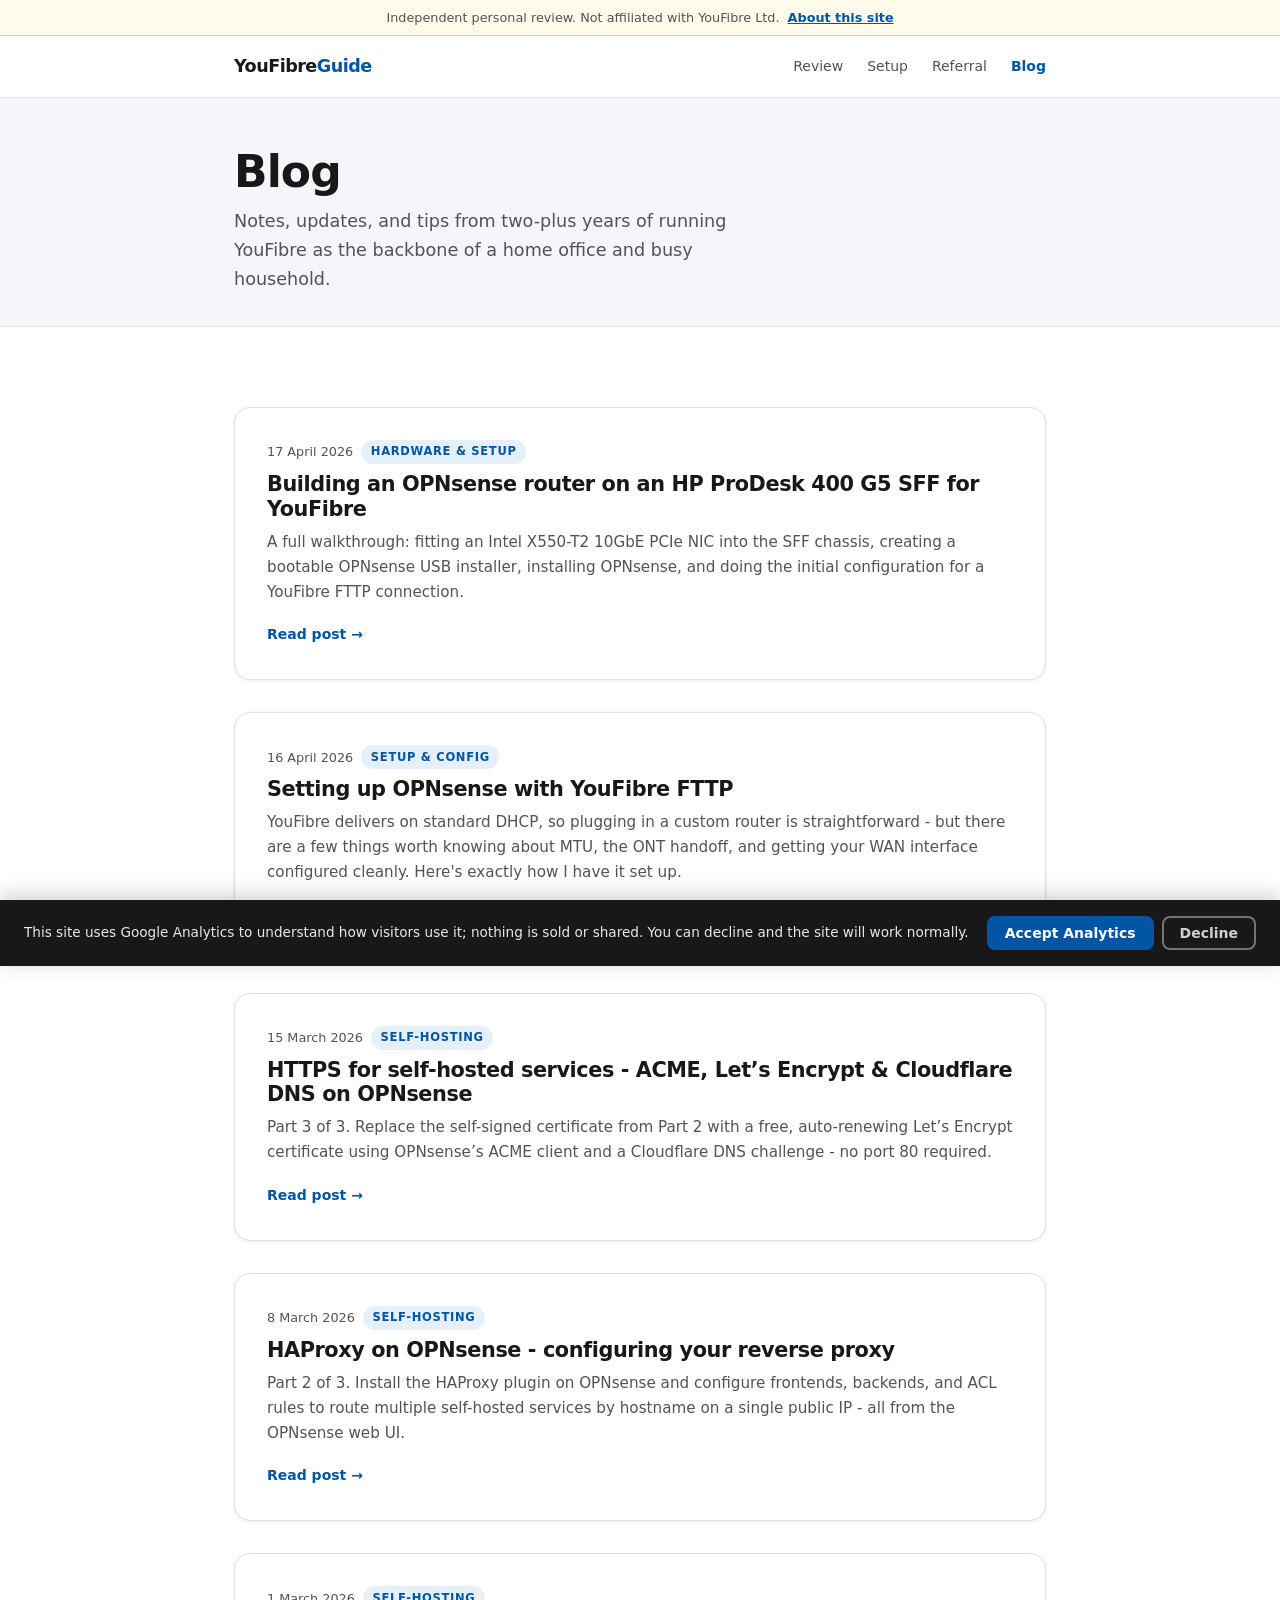
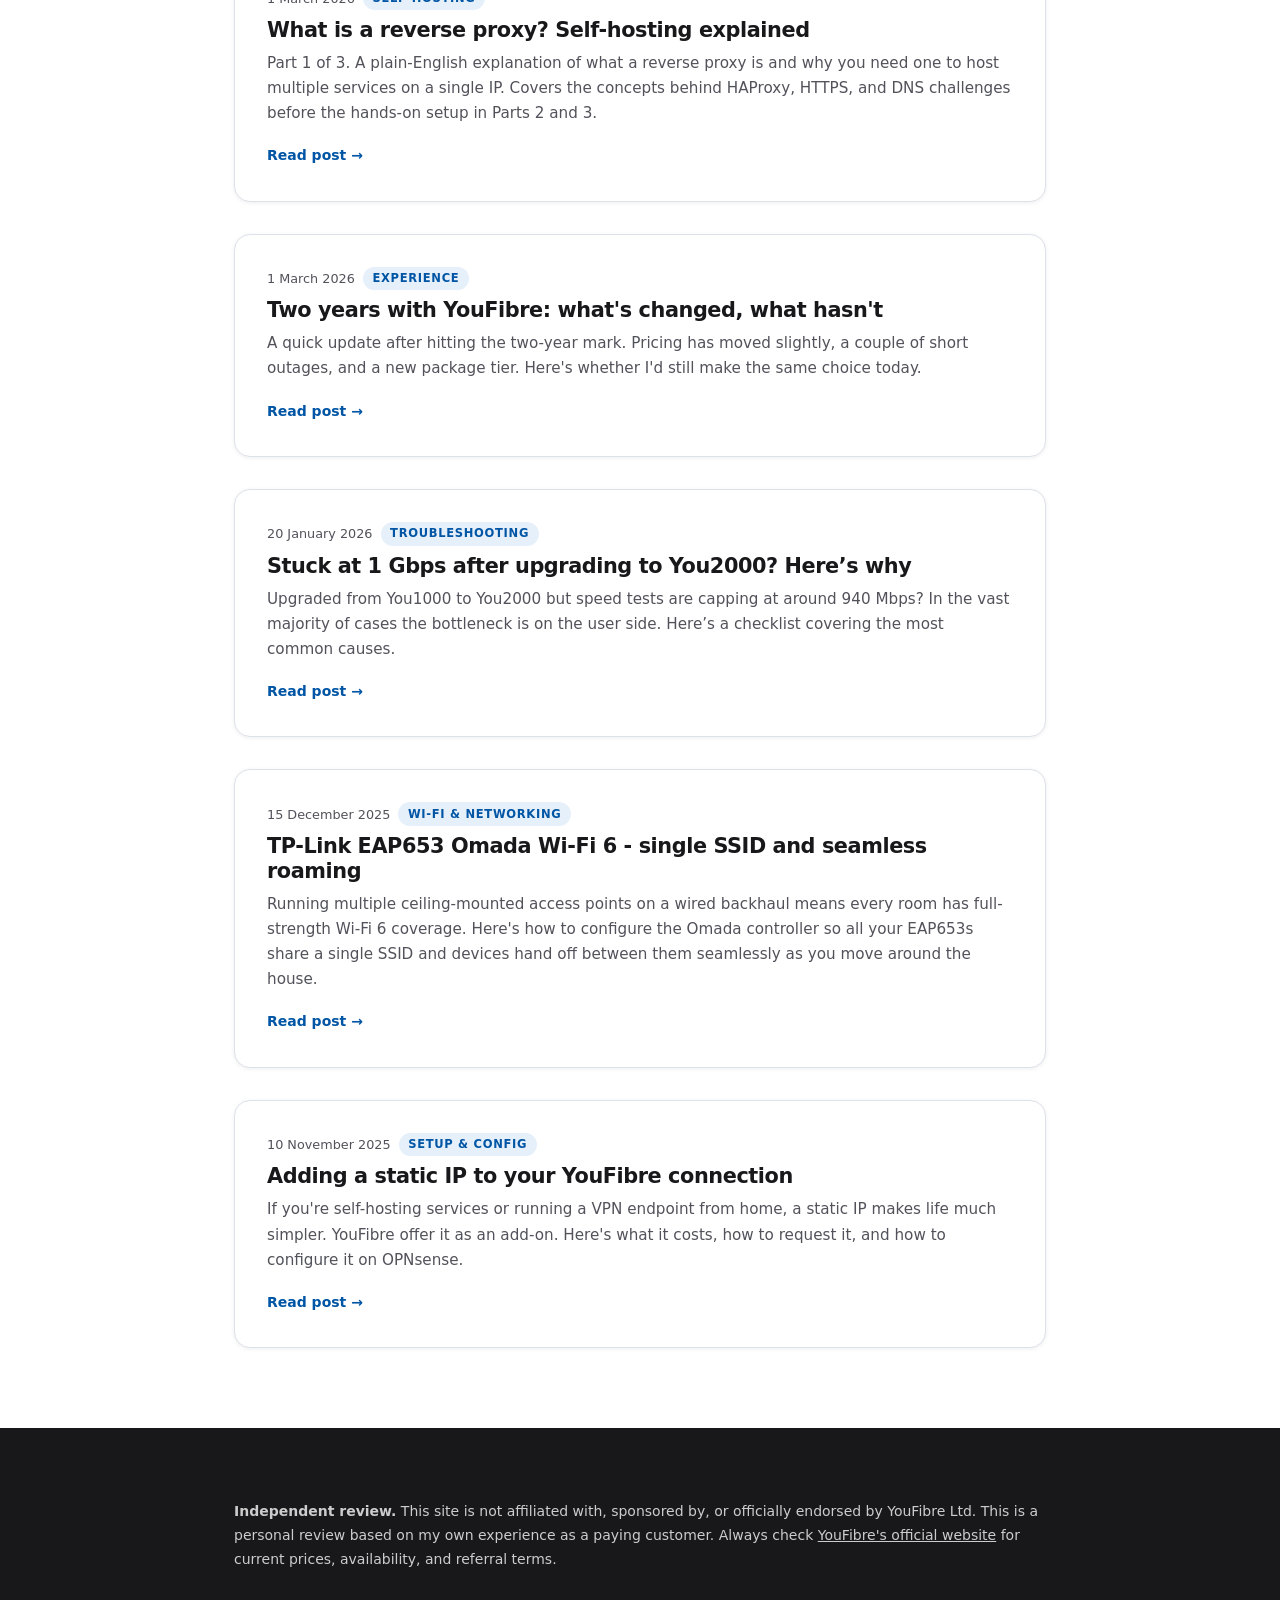
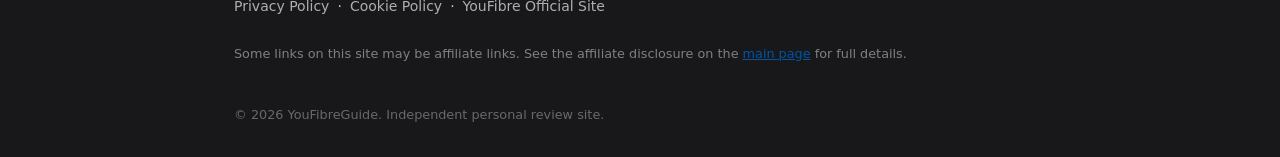
<file: blog.html>
<!DOCTYPE html>
<html lang="en">
<head>
  <meta charset="UTF-8">
  <meta name="viewport" content="width=device-width, initial-scale=1.0">

  <title>Blog | YouFibreGuide - Tips &amp; Updates from a YouFibre Customer</title>
  <meta name="description" content="Posts about living with YouFibre full-fibre broadband. Tips, updates, and real-world experience from an IT consultant in Glasgow.">

  <meta property="og:type" content="website">
  <meta property="og:title" content="Blog | YouFibreGuide">
  <meta property="og:description" content="Tips, updates, and real-world experience from a YouFibre customer and IT consultant in Glasgow.">
  <meta property="og:url" content="https://www.myyoufibreguide.com/blog.html">

  <script async src="https://www.googletagmanager.com/gtag/js?id=G-F3RXV3BT7F"></script>
  <script>
    window.dataLayer = window.dataLayer || [];
    function gtag(){dataLayer.push(arguments);}
    gtag('consent', 'default', {
      'analytics_storage': 'denied',
      'ad_storage': 'denied',
      'wait_for_update': 500
    });
    gtag('js', new Date());
    gtag('config', 'G-F3RXV3BT7F');
  </script>

  <link rel="icon" href="favicon.svg" type="image/svg+xml">
  <link rel="icon" href="favicon.ico" sizes="any">
  <link rel="canonical" href="https://www.myyoufibreguide.com/blog.html">
  <link rel="alternate" type="application/rss+xml" title="YouFibreGuide Blog" href="https://www.myyoufibreguide.com/feed.xml">
  <link rel="stylesheet" href="styles.css">
  <meta name="author" content="Iain, Cirrotech Ltd">
  <meta name="twitter:card" content="summary">
  <meta name="twitter:title" content="Blog | YouFibreGuide - Tips &amp; Updates from a YouFibre Customer">
  <meta name="twitter:description" content="Posts about living with YouFibre full-fibre broadband. Tips, updates, and real-world experience from an IT consultant in Glasgow.">
  <script type="application/ld+json">
  {
    "@context": "https://schema.org",
    "@type": "Blog",
    "name": "YouFibreGuide Blog",
    "description": "Notes, updates, and tips from two-plus years of running YouFibre as the backbone of a home office and busy household.",
    "url": "https://www.myyoufibreguide.com/blog.html",
    "author": {
      "@type": "Person",
      "name": "Iain",
      "jobTitle": "IT Consultant",
      "worksFor": {
        "@type": "Organization",
        "name": "Cirrotech Ltd"
      }
    },
    "blogPost": [
      {
        "@type": "BlogPosting",        "headline": "Building an OPNsense Router on an HP ProDesk 400 G5 SFF for YouFibre",
        "url": "https://www.myyoufibreguide.com/blog/hp-prodesk-nic-opnsense-youfibre-setup.html",
        "datePublished": "2026-04-17"
      },
      {
        "@type": "BlogPosting",        "headline": "Setting up OPNsense with YouFibre FTTP",
        "url": "https://www.myyoufibreguide.com/blog/opnsense-youfibre-setup.html",
        "datePublished": "2026-04-16"
      },
      {
        "@type": "BlogPosting",
        "headline": "HTTPS for Self-Hosted Services: ACME, Let's Encrypt and Cloudflare DNS on OPNsense",
        "url": "https://www.myyoufibreguide.com/blog/acme-letsencrypt-cloudflare-opnsense.html",
        "datePublished": "2026-03-15"
      },
      {
        "@type": "BlogPosting",
        "headline": "HAProxy on OPNsense - Configuring Your Reverse Proxy",
        "url": "https://www.myyoufibreguide.com/blog/haproxy-opnsense-reverse-proxy.html",
        "datePublished": "2026-03-08"
      },
      {
        "@type": "BlogPosting",
        "headline": "What is a Reverse Proxy? Self-Hosting Explained",
        "url": "https://www.myyoufibreguide.com/blog/reverse-proxy-explained.html",
        "datePublished": "2026-03-01"
      },
      {
        "@type": "BlogPosting",
        "headline": "Two years with YouFibre: what's changed, what hasn't",
        "url": "https://www.myyoufibreguide.com/blog/two-years-with-youfibre.html",
        "datePublished": "2026-03-01"
      },
      {
        "@type": "BlogPosting",
        "headline": "Stuck at 1 Gbps after upgrading to You2000? Here's why",
        "url": "https://www.myyoufibreguide.com/blog/youfibre-2gbps-upgrade-speed-fix.html",
        "datePublished": "2026-01-20"
      },
      {
        "@type": "BlogPosting",
        "headline": "TP-Link EAP653 Omada Wi-Fi 6 - single SSID and seamless roaming",
        "url": "https://www.myyoufibreguide.com/blog/tp-link-eap653-omada-seamless-wifi-roaming.html",
        "datePublished": "2025-12-15"
      },
      {
        "@type": "BlogPosting",
        "headline": "Adding a static IP to your YouFibre connection",
        "url": "https://www.myyoufibreguide.com/blog/youfibre-static-ip.html",
        "datePublished": "2025-11-10"
      }
    ]
  }
  </script>
</head>
<body>

  <div class="independence-bar" role="note">
    <span>Independent personal review. Not affiliated with YouFibre Ltd.</span>
    <a href="index.html#footer-disclaimer" class="independence-bar__link">About this site</a>
  </div>

  <header class="site-header" role="banner">
    <div class="container">
      <div class="site-header__inner">
        <a href="index.html" class="site-header__logo">YouFibre<span class="accent">Guide</span></a>
        <nav class="site-header__nav" aria-label="Page navigation">
          <a href="index.html#review">Review</a>
          <a href="index.html#setup">Setup</a>
          <a href="index.html#referral">Referral</a>
          <a href="blog.html" aria-current="page">Blog</a>
        </nav>
      </div>
    </div>
  </header>

  <main id="main-content">

    <section class="blog-hero" aria-labelledby="blog-hero-heading">
      <div class="container">
        <h1 id="blog-hero-heading">Blog</h1>
        <p class="blog-hero__intro">
          Notes, updates, and tips from two-plus years of running YouFibre
          as the backbone of a home office and busy household.
        </p>
      </div>
    </section>

    <section class="section" aria-label="Blog posts">
      <div class="container">

        <ul class="blog-list" aria-label="Blog posts">

          <li class="blog-card">
            <div class="blog-card__meta">
              <time class="blog-card__date" datetime="2026-04-17">17 April 2026</time>
              <span class="blog-card__tag">Hardware &amp; Setup</span>
            </div>
            <h2 class="blog-card__title">
              <a href="blog/hp-prodesk-nic-opnsense-youfibre-setup.html">Building an OPNsense router on an HP ProDesk 400&nbsp;G5&nbsp;SFF for YouFibre</a>
            </h2>
            <p class="blog-card__excerpt">
              A full walkthrough: fitting an Intel X550-T2 10GbE PCIe NIC into the SFF chassis,
              creating a bootable OPNsense USB installer, installing OPNsense, and doing the
              initial configuration for a YouFibre FTTP connection.
            </p>
            <a href="blog/hp-prodesk-nic-opnsense-youfibre-setup.html" class="blog-card__read-more">Read post &rarr;</a>
          </li>

          <li class="blog-card">
            <div class="blog-card__meta">
              <time class="blog-card__date" datetime="2026-04-16">16 April 2026</time>
              <span class="blog-card__tag">Setup &amp; Config</span>
            </div>
            <h2 class="blog-card__title">
              <a href="blog/opnsense-youfibre-setup.html">Setting up OPNsense with YouFibre FTTP</a>
            </h2>
            <p class="blog-card__excerpt">
              YouFibre delivers on standard DHCP, so plugging in a custom router is
              straightforward - but there are a few things worth knowing about MTU,
              the ONT handoff, and getting your WAN interface configured cleanly.
              Here's exactly how I have it set up.
            </p>
            <a href="blog/opnsense-youfibre-setup.html" class="blog-card__read-more">Read post &rarr;</a>
          </li>

          <li class="blog-card">
            <div class="blog-card__meta">              <time class="blog-card__date" datetime="2026-03-15">15 March 2026</time>
              <span class="blog-card__tag">Self-Hosting</span>
            </div>
            <h2 class="blog-card__title">
              <a href="blog/acme-letsencrypt-cloudflare-opnsense.html">HTTPS for self-hosted services - ACME, Let&rsquo;s Encrypt &amp; Cloudflare DNS on OPNsense</a>
            </h2>
            <p class="blog-card__excerpt">
              Part 3 of 3. Replace the self-signed certificate from Part 2 with a free,
              auto-renewing Let&rsquo;s Encrypt certificate using OPNsense&rsquo;s ACME client
              and a Cloudflare DNS challenge - no port 80 required.
            </p>
            <a href="blog/acme-letsencrypt-cloudflare-opnsense.html" class="blog-card__read-more">Read post &rarr;</a>
          </li>

          <li class="blog-card">
            <div class="blog-card__meta">
              <time class="blog-card__date" datetime="2026-03-08">8 March 2026</time>
              <span class="blog-card__tag">Self-Hosting</span>
            </div>
            <h2 class="blog-card__title">
              <a href="blog/haproxy-opnsense-reverse-proxy.html">HAProxy on OPNsense - configuring your reverse proxy</a>
            </h2>
            <p class="blog-card__excerpt">
              Part 2 of 3. Install the HAProxy plugin on OPNsense and configure frontends,
              backends, and ACL rules to route multiple self-hosted services by hostname
              on a single public IP - all from the OPNsense web UI.
            </p>
            <a href="blog/haproxy-opnsense-reverse-proxy.html" class="blog-card__read-more">Read post &rarr;</a>
          </li>

          <li class="blog-card">
            <div class="blog-card__meta">
              <time class="blog-card__date" datetime="2026-03-01">1 March 2026</time>
              <span class="blog-card__tag">Self-Hosting</span>
            </div>
            <h2 class="blog-card__title">
              <a href="blog/reverse-proxy-explained.html">What is a reverse proxy? Self-hosting explained</a>
            </h2>
            <p class="blog-card__excerpt">
              Part 1 of 3. A plain-English explanation of what a reverse proxy is and why you
              need one to host multiple services on a single IP. Covers the concepts behind
              HAProxy, HTTPS, and DNS challenges before the hands-on setup in Parts 2 and 3.
            </p>
            <a href="blog/reverse-proxy-explained.html" class="blog-card__read-more">Read post &rarr;</a>
          </li>

          <li class="blog-card">
            <div class="blog-card__meta">              <time class="blog-card__date" datetime="2026-03-01">1 March 2026</time>
              <span class="blog-card__tag">Experience</span>
            </div>
            <h2 class="blog-card__title">
              <a href="blog/two-years-with-youfibre.html">Two years with YouFibre: what's changed, what hasn't</a>
            </h2>
            <p class="blog-card__excerpt">
              A quick update after hitting the two-year mark. Pricing has moved slightly,
              a couple of short outages, and a new package tier. Here's whether I'd still
              make the same choice today.
            </p>
            <a href="blog/two-years-with-youfibre.html" class="blog-card__read-more">Read post &rarr;</a>
          </li>

          <li class="blog-card">
            <div class="blog-card__meta">
              <time class="blog-card__date" datetime="2026-01-20">20 January 2026</time>
              <span class="blog-card__tag">Troubleshooting</span>
            </div>
            <h2 class="blog-card__title">
              <a href="blog/youfibre-2gbps-upgrade-speed-fix.html">Stuck at 1 Gbps after upgrading to You2000? Here&#x2019;s why</a>
            </h2>
            <p class="blog-card__excerpt">
              Upgraded from You1000 to You2000 but speed tests are capping at around
              940 Mbps? In the vast majority of cases the bottleneck is on the user side.
              Here&#x2019;s a checklist covering the most common causes.
            </p>
            <a href="blog/youfibre-2gbps-upgrade-speed-fix.html" class="blog-card__read-more">Read post &rarr;</a>
          </li>

          <li class="blog-card">
            <div class="blog-card__meta">
              <time class="blog-card__date" datetime="2025-12-15">15 December 2025</time>
              <span class="blog-card__tag">Wi-Fi &amp; Networking</span>
            </div>
            <h2 class="blog-card__title">
              <a href="blog/tp-link-eap653-omada-seamless-wifi-roaming.html">TP-Link EAP653 Omada Wi-Fi 6 - single SSID and seamless roaming</a>
            </h2>
            <p class="blog-card__excerpt">
              Running multiple ceiling-mounted access points on a wired backhaul means every
              room has full-strength Wi-Fi 6 coverage. Here's how to configure the Omada
              controller so all your EAP653s share a single SSID and devices hand off
              between them seamlessly as you move around the house.
            </p>
            <a href="blog/tp-link-eap653-omada-seamless-wifi-roaming.html" class="blog-card__read-more">Read post &rarr;</a>
          </li>

          <li class="blog-card">
            <div class="blog-card__meta">
              <time class="blog-card__date" datetime="2025-11-10">10 November 2025</time>
              <span class="blog-card__tag">Setup &amp; Config</span>
            </div>
            <h2 class="blog-card__title">
              <a href="blog/youfibre-static-ip.html">Adding a static IP to your YouFibre connection</a>
            </h2>
            <p class="blog-card__excerpt">
              If you're self-hosting services or running a VPN endpoint from home, a
              static IP makes life much simpler. YouFibre offer it as an add-on. Here's
              what it costs, how to request it, and how to configure it on OPNsense.
            </p>
            <a href="blog/youfibre-static-ip.html" class="blog-card__read-more">Read post &rarr;</a>
          </li>

        </ul>

      </div>
    </section>

  </main>

  <footer class="site-footer" role="contentinfo">
    <div class="container">
      <div class="site-footer__inner">

        <p class="site-footer__disclaimer" id="footer-disclaimer">
          <strong>Independent review.</strong> This site is not affiliated with, sponsored
          by, or officially endorsed by YouFibre Ltd. This is a personal review based on my
          own experience as a paying customer. Always check
          <a href="https://www.youfibre.com" target="_blank" rel="noopener noreferrer">YouFibre's official website</a>
          for current prices, availability, and referral terms.
        </p>

        <nav class="site-footer__links" aria-label="Footer links">
          <a href="privacy-policy.html">Privacy Policy</a>
          <span aria-hidden="true">·</span>
          <a href="cookie-policy.html">Cookie Policy</a>
          <span aria-hidden="true">·</span>
          <a href="https://www.youfibre.com" target="_blank" rel="noopener noreferrer">YouFibre Official Site</a>
        </nav>

        <p class="site-footer__affiliate">
          Some links on this site may be affiliate links. See the affiliate disclosure
          on the <a href="index.html#network-setup">main page</a> for full details.
        </p>

        <p class="site-footer__copy">
          &copy; <span id="currentYear"></span> YouFibreGuide. Independent personal review site.
        </p>

      </div>
    </div>
  </footer>

  <div class="toast" id="copyToast" role="status" aria-live="polite" aria-atomic="true">
    Code copied to clipboard!
  </div>

  <div class="cookie-banner" id="cookieBanner" role="dialog" aria-live="polite" aria-label="Cookie consent" aria-hidden="true">
    <p class="cookie-banner__text">
      This site uses Google Analytics to understand how visitors use it; nothing is sold
      or shared. You can decline and the site will work normally.
    </p>
    <div class="cookie-banner__actions">
      <button class="btn btn--primary btn--sm" id="cookieAccept">Accept Analytics</button>
      <button class="btn btn--secondary btn--sm" id="cookieDecline">Decline</button>
    </div>
  </div>

  <script src="script.js"></script>
</body>
</html>
</file>
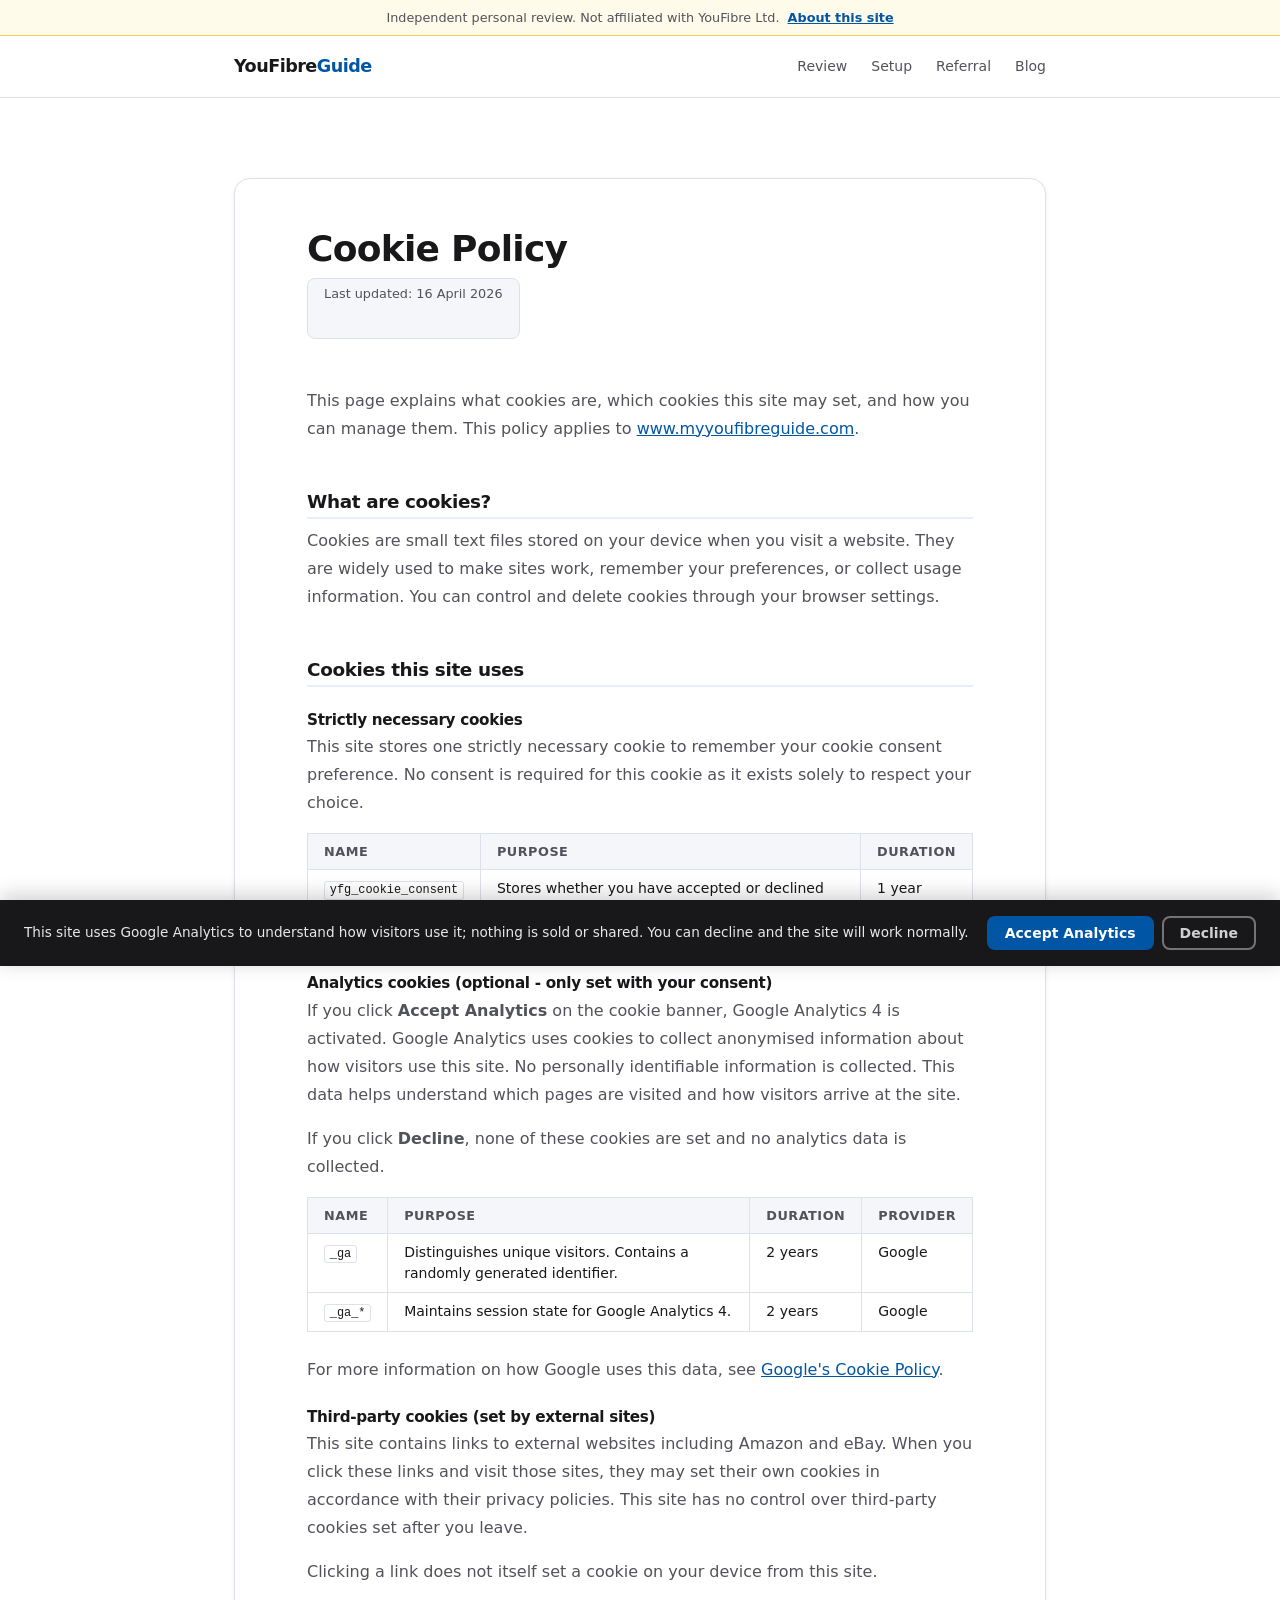
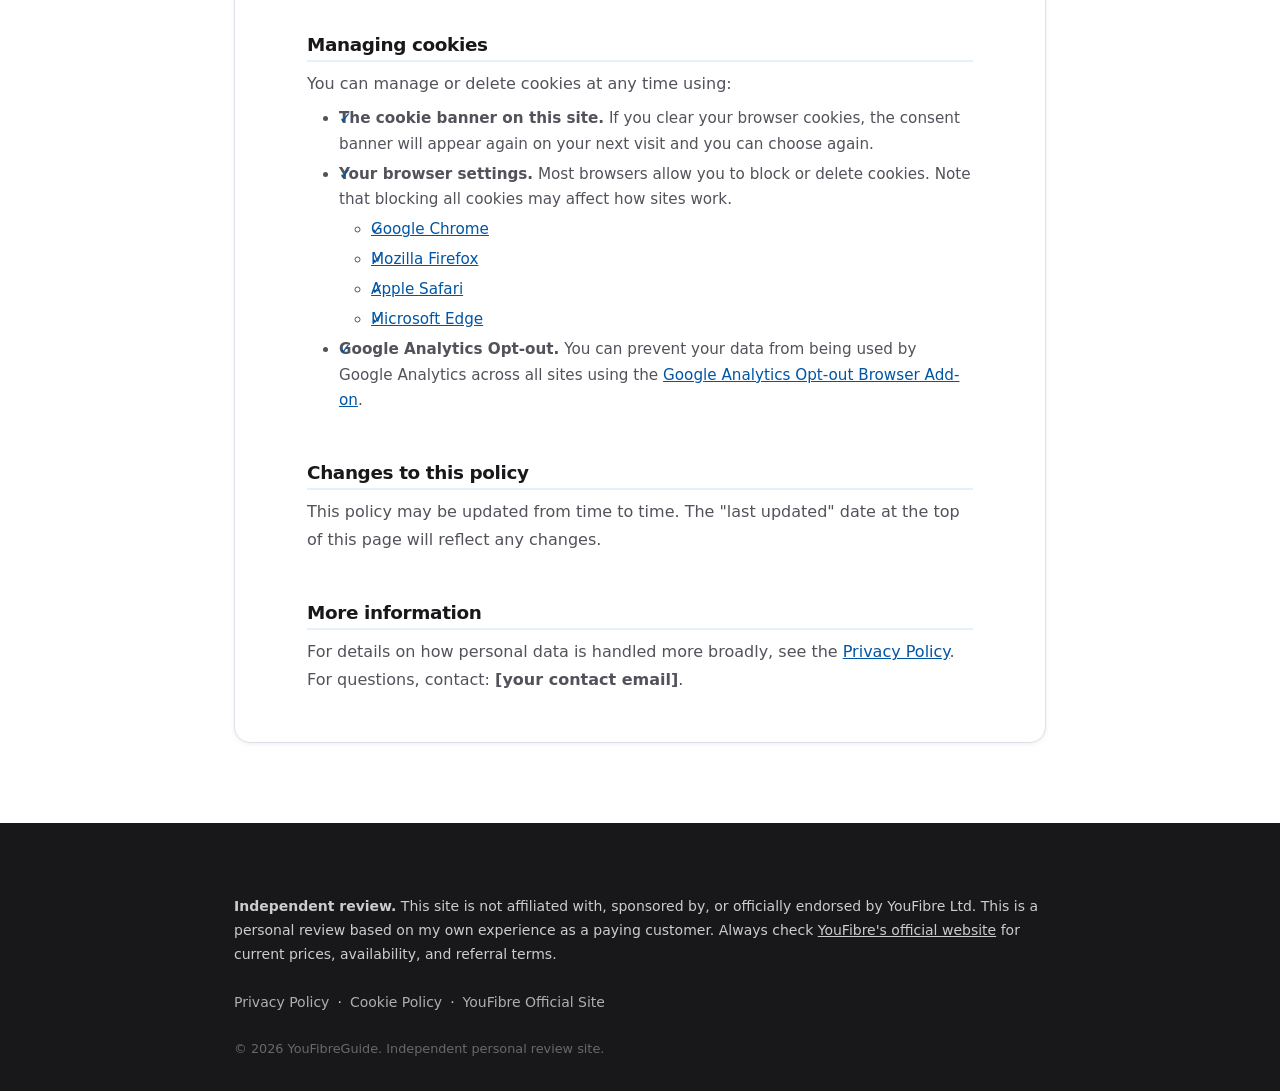
<file: cookie-policy.html>
<!DOCTYPE html>
<html lang="en">
<head>
  <meta charset="UTF-8">
  <meta name="viewport" content="width=device-width, initial-scale=1.0">

  <title>Cookie Policy | YouFibreGuide</title>
  <meta name="description" content="Cookie policy for YouFibreGuide. Details of the cookies used on this site, including Google Analytics and how to manage your preferences.">
  <meta name="author" content="Iain, Cirrotech Ltd">

  <link rel="canonical" href="https://www.myyoufibreguide.com/cookie-policy.html">
  <meta name="robots" content="noindex, follow">

  <script async src="https://www.googletagmanager.com/gtag/js?id=G-F3RXV3BT7F"></script>
  <script>
    window.dataLayer = window.dataLayer || [];
    function gtag(){dataLayer.push(arguments);}
    gtag('consent', 'default', {
      'analytics_storage': 'denied',
      'ad_storage': 'denied',
      'wait_for_update': 500
    });
    gtag('js', new Date());
    gtag('config', 'G-F3RXV3BT7F');
  </script>

  <link rel="icon" href="favicon.svg" type="image/svg+xml">
  <link rel="icon" href="favicon.ico" sizes="any">
  <link rel="stylesheet" href="styles.css">
</head>
<body>

  <div class="independence-bar" role="note">
    <span>Independent personal review. Not affiliated with YouFibre Ltd.</span>
    <a href="index.html#footer-disclaimer" class="independence-bar__link">About this site</a>
  </div>

  <header class="site-header" role="banner">
    <div class="container">
      <div class="site-header__inner">
        <a href="index.html" class="site-header__logo">YouFibre<span class="accent">Guide</span></a>
        <nav class="site-header__nav" aria-label="Page navigation">
          <a href="index.html#review">Review</a>
          <a href="index.html#setup">Setup</a>
          <a href="index.html#referral">Referral</a>
          <a href="blog.html">Blog</a>
        </nav>
      </div>
    </div>
  </header>

  <main id="main-content">
    <section class="section" aria-labelledby="cookie-heading">
      <div class="container">
        <article class="card prose">

          <h1 id="cookie-heading">Cookie Policy</h1>
          <p class="policy-updated">Last updated: 16 April 2026</p>

          <p>
            This page explains what cookies are, which cookies this site may set, and how
            you can manage them. This policy applies to
            <a href="https://www.myyoufibreguide.com">www.myyoufibreguide.com</a>.
          </p>

          <h2>What are cookies?</h2>
          <p>
            Cookies are small text files stored on your device when you visit a website.
            They are widely used to make sites work, remember your preferences, or collect
            usage information. You can control and delete cookies through your browser settings.
          </p>

          <h2>Cookies this site uses</h2>

          <h3>Strictly necessary cookies</h3>
          <p>
            This site stores one strictly necessary cookie to remember your cookie consent
            preference. No consent is required for this cookie as it exists solely to
            respect your choice.
          </p>

          <table class="cookie-table" aria-label="Strictly necessary cookies">
            <thead>
              <tr>
                <th scope="col">Name</th>
                <th scope="col">Purpose</th>
                <th scope="col">Duration</th>
              </tr>
            </thead>
            <tbody>
              <tr>
                <td><code>yfg_cookie_consent</code></td>
                <td>Stores whether you have accepted or declined analytics cookies, so the banner is not shown on every visit.</td>
                <td>1 year</td>
              </tr>
            </tbody>
          </table>

          <h3>Analytics cookies (optional - only set with your consent)</h3>
          <p>
            If you click <strong>Accept Analytics</strong> on the cookie banner, Google Analytics 4
            is activated. Google Analytics uses cookies to collect anonymised information about how
            visitors use this site. No personally identifiable information is collected.
            This data helps understand which pages are visited and how visitors arrive at the site.
          </p>
          <p>
            If you click <strong>Decline</strong>, none of these cookies are set and no analytics
            data is collected.
          </p>

          <table class="cookie-table" aria-label="Google Analytics cookies">
            <thead>
              <tr>
                <th scope="col">Name</th>
                <th scope="col">Purpose</th>
                <th scope="col">Duration</th>
                <th scope="col">Provider</th>
              </tr>
            </thead>
            <tbody>
              <tr>
                <td><code>_ga</code></td>
                <td>Distinguishes unique visitors. Contains a randomly generated identifier.</td>
                <td>2 years</td>
                <td>Google</td>
              </tr>
              <tr>
                <td><code>_ga_*</code></td>
                <td>Maintains session state for Google Analytics 4.</td>
                <td>2 years</td>
                <td>Google</td>
              </tr>
            </tbody>
          </table>

          <p>
            For more information on how Google uses this data, see
            <a href="https://policies.google.com/technologies/cookies" target="_blank" rel="noopener noreferrer">Google's Cookie Policy</a>.
          </p>

          <h3>Third-party cookies (set by external sites)</h3>
          <p>
            This site contains links to external websites including Amazon and eBay. When you
            click these links and visit those sites, they may set their own cookies in accordance
            with their privacy policies. This site has no control over third-party cookies set
            after you leave.
          </p>
          <p>
            Clicking a link does not itself set a cookie on your device from this site.
          </p>

          <h2>Managing cookies</h2>
          <p>You can manage or delete cookies at any time using:</p>
          <ul class="feature-list">
            <li>
              <strong>The cookie banner on this site.</strong> If you clear your browser cookies,
              the consent banner will appear again on your next visit and you can choose again.
            </li>
            <li>
              <strong>Your browser settings.</strong> Most browsers allow you to block or delete
              cookies. Note that blocking all cookies may affect how sites work.
              <ul>
                <li><a href="https://support.google.com/chrome/answer/95647" target="_blank" rel="noopener noreferrer">Google Chrome</a></li>
                <li><a href="https://support.mozilla.org/en-US/kb/enable-and-disable-cookies-website-preferences" target="_blank" rel="noopener noreferrer">Mozilla Firefox</a></li>
                <li><a href="https://support.apple.com/en-gb/guide/safari/sfri11471/mac" target="_blank" rel="noopener noreferrer">Apple Safari</a></li>
                <li><a href="https://support.microsoft.com/en-us/windows/manage-cookies-in-microsoft-edge-168dab11-0753-043d-7c16-ede5947fc64d" target="_blank" rel="noopener noreferrer">Microsoft Edge</a></li>
              </ul>
            </li>
            <li>
              <strong>Google Analytics Opt-out.</strong> You can prevent your data from being
              used by Google Analytics across all sites using the
              <a href="https://tools.google.com/dlpage/gaoptout" target="_blank" rel="noopener noreferrer">Google Analytics Opt-out Browser Add-on</a>.
            </li>
          </ul>

          <h2>Changes to this policy</h2>
          <p>
            This policy may be updated from time to time. The "last updated" date at the top of
            this page will reflect any changes.
          </p>

          <h2>More information</h2>
          <p>
            For details on how personal data is handled more broadly, see the
            <a href="privacy-policy.html">Privacy Policy</a>.
            For questions, contact: <!-- TODO: Add your contact email address below -->
            <strong>[your contact email]</strong>.
          </p>

        </article>
      </div>
    </section>
  </main>

  <footer class="site-footer" role="contentinfo">
    <div class="container">
      <div class="site-footer__inner">

        <p class="site-footer__disclaimer" id="footer-disclaimer">
          <strong>Independent review.</strong> This site is not affiliated with, sponsored
          by, or officially endorsed by YouFibre Ltd. This is a personal review based on my
          own experience as a paying customer. Always check
          <a href="https://www.youfibre.com" target="_blank" rel="noopener noreferrer">YouFibre's official website</a>
          for current prices, availability, and referral terms.
        </p>

        <nav class="site-footer__links" aria-label="Footer links">
          <a href="privacy-policy.html">Privacy Policy</a>
          <span aria-hidden="true">·</span>
          <a href="cookie-policy.html" aria-current="page">Cookie Policy</a>
          <span aria-hidden="true">·</span>
          <a href="https://www.youfibre.com" target="_blank" rel="noopener noreferrer">YouFibre Official Site</a>
        </nav>

        <p class="site-footer__copy">
          &copy; <span id="currentYear"></span> YouFibreGuide. Independent personal review site.
        </p>

      </div>
    </div>
  </footer>

  <div class="toast" id="copyToast" role="status" aria-live="polite" aria-atomic="true">
    Code copied to clipboard!
  </div>

  <div class="cookie-banner" id="cookieBanner" role="dialog" aria-live="polite" aria-label="Cookie consent" aria-hidden="true">
    <p class="cookie-banner__text">
      This site uses Google Analytics to understand how visitors use it; nothing is sold
      or shared. You can decline and the site will work normally.
    </p>
    <div class="cookie-banner__actions">
      <button class="btn btn--primary btn--sm" id="cookieAccept">Accept Analytics</button>
      <button class="btn btn--secondary btn--sm" id="cookieDecline">Decline</button>
    </div>
  </div>

  <script src="script.js"></script>
</body>
</html>
</file>
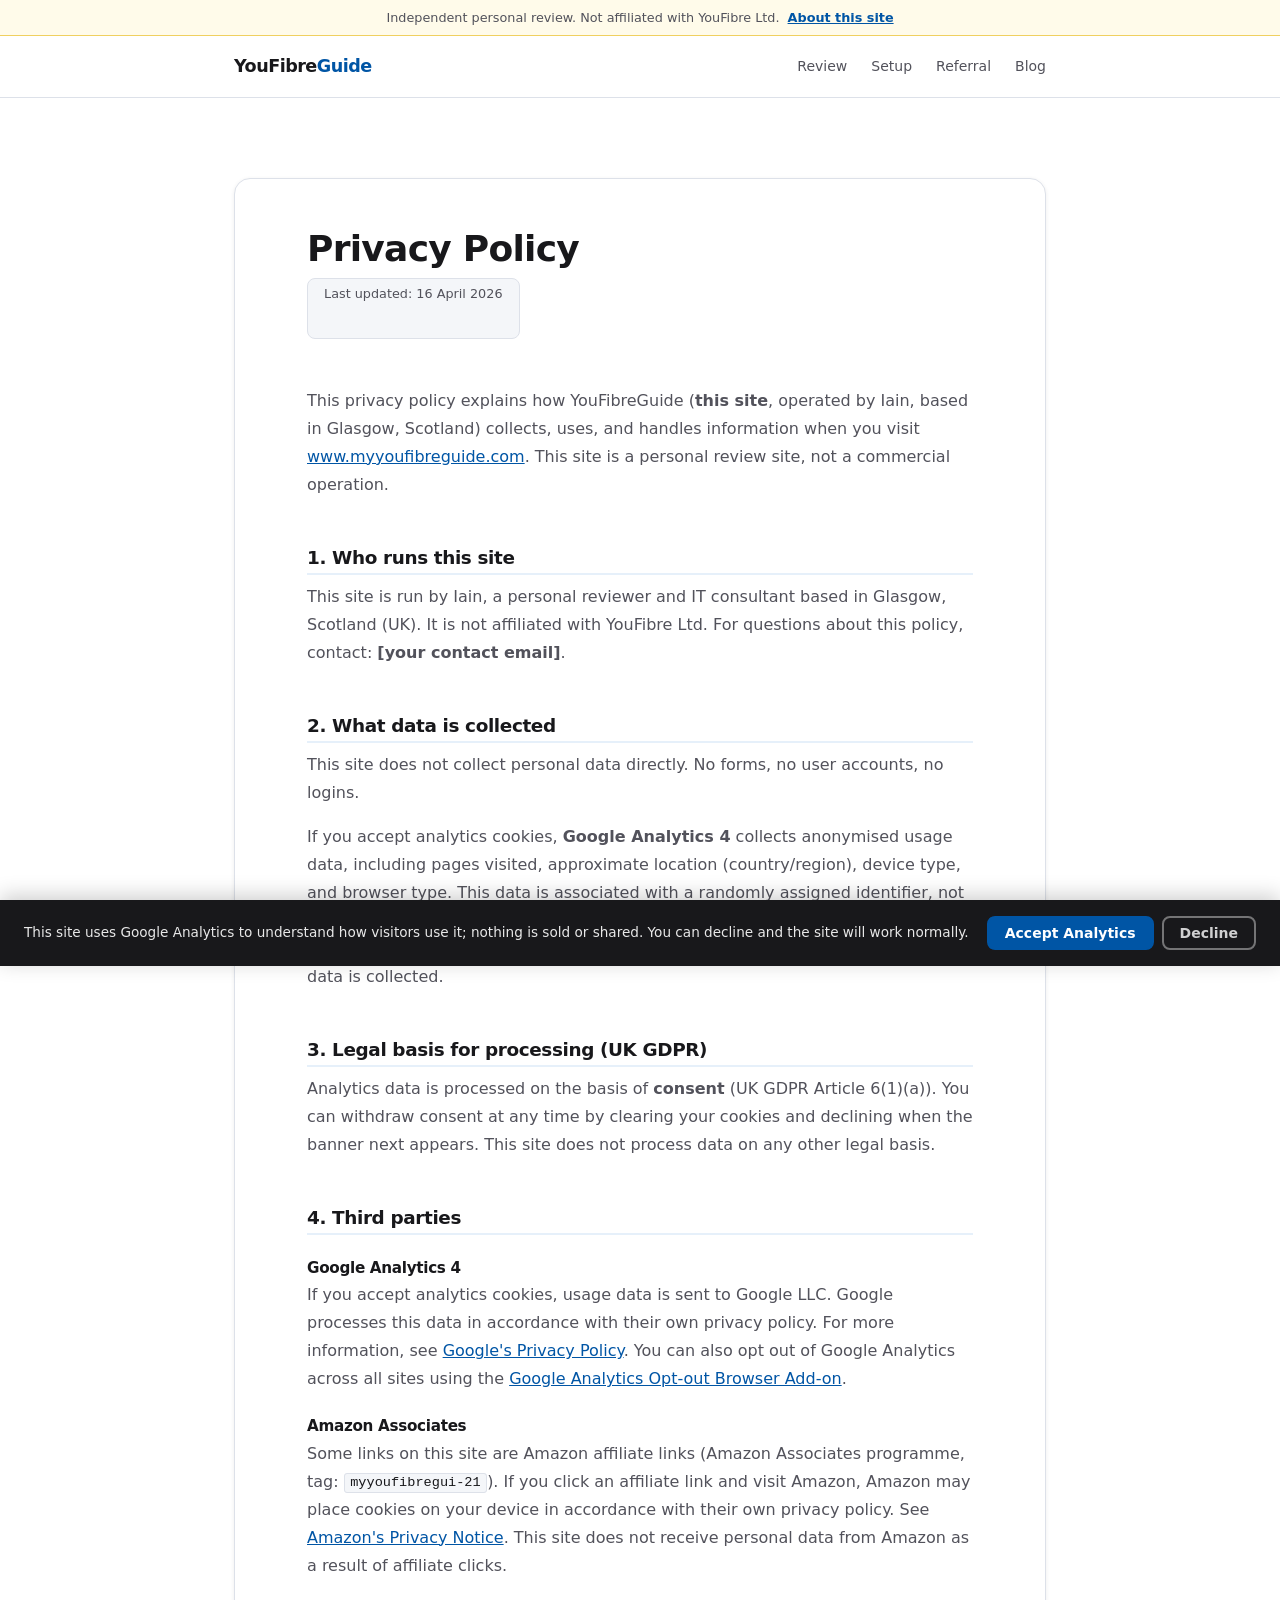
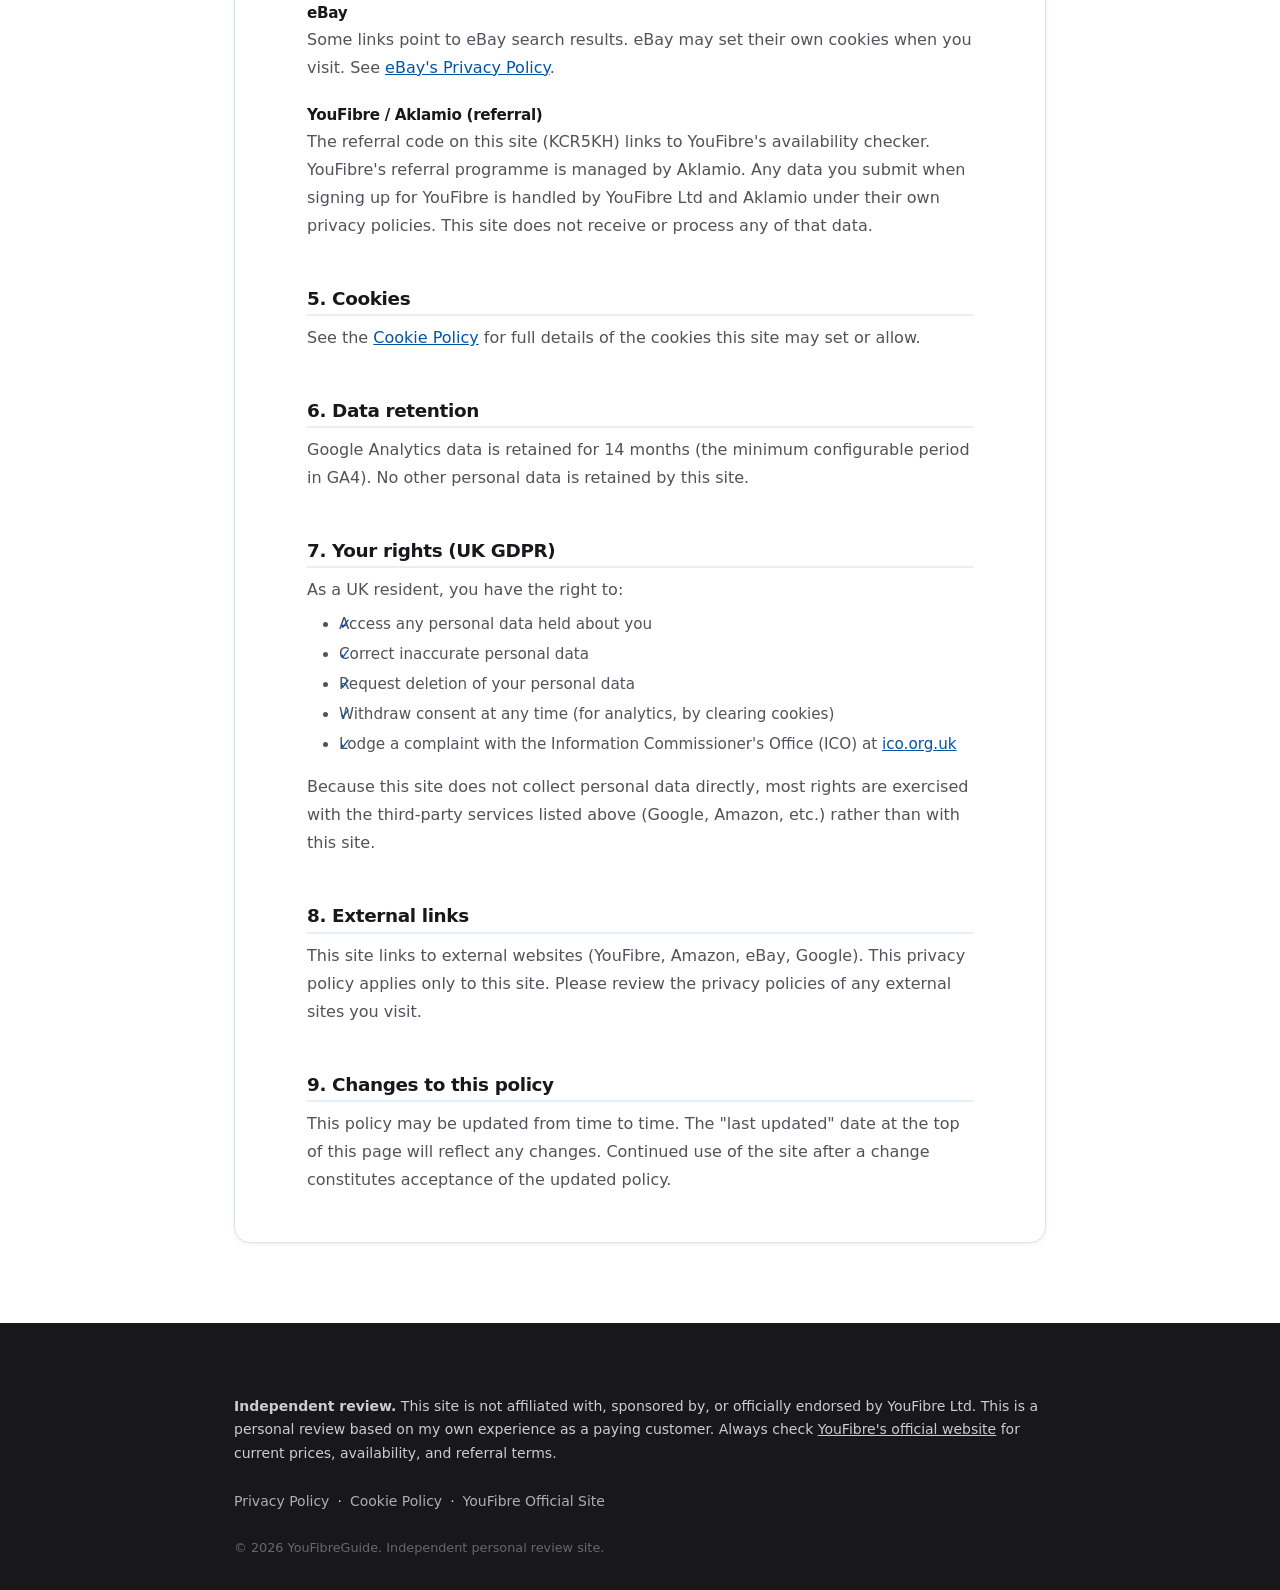
<file: privacy-policy.html>
<!DOCTYPE html>
<html lang="en">
<head>
  <meta charset="UTF-8">
  <meta name="viewport" content="width=device-width, initial-scale=1.0">

  <title>Privacy Policy | YouFibreGuide</title>
  <meta name="description" content="Privacy policy for YouFibreGuide. How this site collects and uses data, including Google Analytics and affiliate links.">
  <meta name="author" content="Iain, Cirrotech Ltd">

  <link rel="canonical" href="https://www.myyoufibreguide.com/privacy-policy.html">
  <meta name="robots" content="noindex, follow">

  <script async src="https://www.googletagmanager.com/gtag/js?id=G-F3RXV3BT7F"></script>
  <script>
    window.dataLayer = window.dataLayer || [];
    function gtag(){dataLayer.push(arguments);}
    gtag('consent', 'default', {
      'analytics_storage': 'denied',
      'ad_storage': 'denied',
      'wait_for_update': 500
    });
    gtag('js', new Date());
    gtag('config', 'G-F3RXV3BT7F');
  </script>

  <link rel="icon" href="favicon.svg" type="image/svg+xml">
  <link rel="icon" href="favicon.ico" sizes="any">
  <link rel="stylesheet" href="styles.css">
</head>
<body>

  <div class="independence-bar" role="note">
    <span>Independent personal review. Not affiliated with YouFibre Ltd.</span>
    <a href="index.html#footer-disclaimer" class="independence-bar__link">About this site</a>
  </div>

  <header class="site-header" role="banner">
    <div class="container">
      <div class="site-header__inner">
        <a href="index.html" class="site-header__logo">YouFibre<span class="accent">Guide</span></a>
        <nav class="site-header__nav" aria-label="Page navigation">
          <a href="index.html#review">Review</a>
          <a href="index.html#setup">Setup</a>
          <a href="index.html#referral">Referral</a>
          <a href="blog.html">Blog</a>
        </nav>
      </div>
    </div>
  </header>

  <main id="main-content">
    <section class="section" aria-labelledby="privacy-heading">
      <div class="container">
        <article class="card prose">

          <h1 id="privacy-heading">Privacy Policy</h1>
          <p class="policy-updated">Last updated: 16 April 2026</p>

          <p>
            This privacy policy explains how YouFibreGuide (<strong>this site</strong>, operated by Iain,
            based in Glasgow, Scotland) collects, uses, and handles information when you visit
            <a href="https://www.myyoufibreguide.com">www.myyoufibreguide.com</a>.
            This site is a personal review site, not a commercial operation.
          </p>

          <h2>1. Who runs this site</h2>
          <p>
            This site is run by Iain, a personal reviewer and IT consultant based in Glasgow, Scotland (UK).
            It is not affiliated with YouFibre Ltd. For questions about this policy, contact:
            <!-- TODO: Add your contact email address below -->
            <strong>[your contact email]</strong>.
          </p>

          <h2>2. What data is collected</h2>
          <p>This site does not collect personal data directly. No forms, no user accounts, no logins.</p>
          <p>
            If you accept analytics cookies, <strong>Google Analytics 4</strong> collects anonymised usage data,
            including pages visited, approximate location (country/region), device type, and browser type.
            This data is associated with a randomly assigned identifier, not your name or email address.
            Google Analytics is only activated after you explicitly accept analytics cookies via the
            cookie consent banner. If you decline, no analytics data is collected.
          </p>

          <h2>3. Legal basis for processing (UK GDPR)</h2>
          <p>
            Analytics data is processed on the basis of <strong>consent</strong> (UK GDPR Article 6(1)(a)).
            You can withdraw consent at any time by clearing your cookies and declining when the banner
            next appears. This site does not process data on any other legal basis.
          </p>

          <h2>4. Third parties</h2>

          <h3>Google Analytics 4</h3>
          <p>
            If you accept analytics cookies, usage data is sent to Google LLC. Google processes this
            data in accordance with their own privacy policy. For more information, see
            <a href="https://policies.google.com/privacy" target="_blank" rel="noopener noreferrer">Google's Privacy Policy</a>.
            You can also opt out of Google Analytics across all sites using the
            <a href="https://tools.google.com/dlpage/gaoptout" target="_blank" rel="noopener noreferrer">Google Analytics Opt-out Browser Add-on</a>.
          </p>

          <h3>Amazon Associates</h3>
          <p>
            Some links on this site are Amazon affiliate links (Amazon Associates programme, tag:
            <code>myyoufibregui-21</code>). If you click an affiliate link and visit Amazon, Amazon
            may place cookies on your device in accordance with their own privacy policy. See
            <a href="https://www.amazon.co.uk/gp/help/customer/display.html?nodeId=GX7NJQ4ZB8MHFRNJ" target="_blank" rel="noopener noreferrer">Amazon's Privacy Notice</a>.
            This site does not receive personal data from Amazon as a result of affiliate clicks.
          </p>

          <h3>eBay</h3>
          <p>
            Some links point to eBay search results. eBay may set their own cookies when you visit.
            See <a href="https://www.ebay.co.uk/help/policies/member-behaviour-policies/user-privacy-notice-privacy-policy?id=4260" target="_blank" rel="noopener noreferrer">eBay's Privacy Policy</a>.
          </p>

          <h3>YouFibre / Aklamio (referral)</h3>
          <p>
            The referral code on this site (KCR5KH) links to YouFibre's availability checker.
            YouFibre's referral programme is managed by Aklamio. Any data you submit when signing up
            for YouFibre is handled by YouFibre Ltd and Aklamio under their own privacy policies.
            This site does not receive or process any of that data.
          </p>

          <h2>5. Cookies</h2>
          <p>
            See the <a href="cookie-policy.html">Cookie Policy</a> for full details of the cookies
            this site may set or allow.
          </p>

          <h2>6. Data retention</h2>
          <p>
            Google Analytics data is retained for 14 months (the minimum configurable period in GA4).
            No other personal data is retained by this site.
          </p>

          <h2>7. Your rights (UK GDPR)</h2>
          <p>As a UK resident, you have the right to:</p>
          <ul class="feature-list">
            <li>Access any personal data held about you</li>
            <li>Correct inaccurate personal data</li>
            <li>Request deletion of your personal data</li>
            <li>Withdraw consent at any time (for analytics, by clearing cookies)</li>
            <li>Lodge a complaint with the Information Commissioner's Office (ICO) at
              <a href="https://ico.org.uk/make-a-complaint/" target="_blank" rel="noopener noreferrer">ico.org.uk</a>
            </li>
          </ul>
          <p>
            Because this site does not collect personal data directly, most rights are exercised with
            the third-party services listed above (Google, Amazon, etc.) rather than with this site.
          </p>

          <h2>8. External links</h2>
          <p>
            This site links to external websites (YouFibre, Amazon, eBay, Google). This privacy policy
            applies only to this site. Please review the privacy policies of any external sites you visit.
          </p>

          <h2>9. Changes to this policy</h2>
          <p>
            This policy may be updated from time to time. The "last updated" date at the top of this
            page will reflect any changes. Continued use of the site after a change constitutes
            acceptance of the updated policy.
          </p>

        </article>
      </div>
    </section>
  </main>

  <footer class="site-footer" role="contentinfo">
    <div class="container">
      <div class="site-footer__inner">

        <p class="site-footer__disclaimer" id="footer-disclaimer">
          <strong>Independent review.</strong> This site is not affiliated with, sponsored
          by, or officially endorsed by YouFibre Ltd. This is a personal review based on my
          own experience as a paying customer. Always check
          <a href="https://www.youfibre.com" target="_blank" rel="noopener noreferrer">YouFibre's official website</a>
          for current prices, availability, and referral terms.
        </p>

        <nav class="site-footer__links" aria-label="Footer links">
          <a href="privacy-policy.html" aria-current="page">Privacy Policy</a>
          <span aria-hidden="true">·</span>
          <a href="cookie-policy.html">Cookie Policy</a>
          <span aria-hidden="true">·</span>
          <a href="https://www.youfibre.com" target="_blank" rel="noopener noreferrer">YouFibre Official Site</a>
        </nav>

        <p class="site-footer__copy">
          &copy; <span id="currentYear"></span> YouFibreGuide. Independent personal review site.
        </p>

      </div>
    </div>
  </footer>

  <div class="toast" id="copyToast" role="status" aria-live="polite" aria-atomic="true">
    Code copied to clipboard!
  </div>

  <div class="cookie-banner" id="cookieBanner" role="dialog" aria-live="polite" aria-label="Cookie consent" aria-hidden="true">
    <p class="cookie-banner__text">
      This site uses Google Analytics to understand how visitors use it; nothing is sold
      or shared. You can decline and the site will work normally.
    </p>
    <div class="cookie-banner__actions">
      <button class="btn btn--primary btn--sm" id="cookieAccept">Accept Analytics</button>
      <button class="btn btn--secondary btn--sm" id="cookieDecline">Decline</button>
    </div>
  </div>

  <script src="script.js"></script>
</body>
</html>
</file>
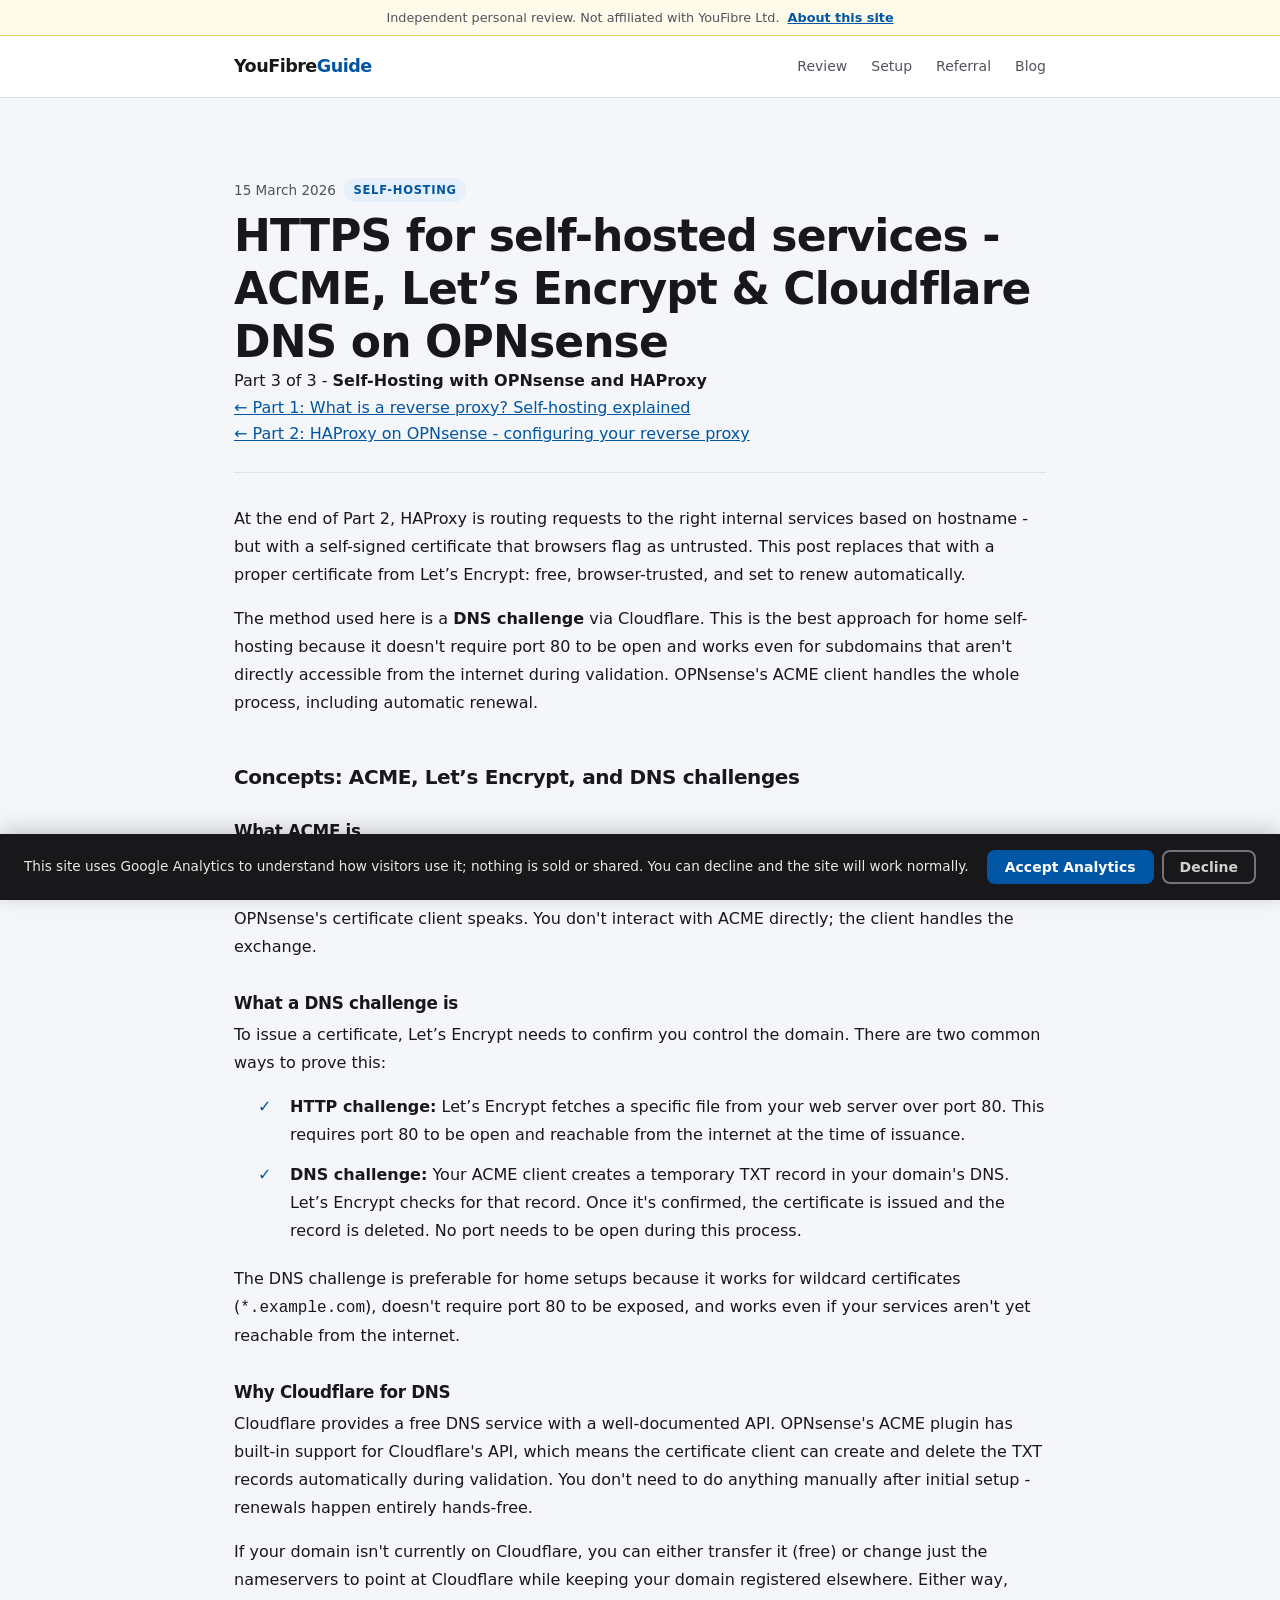
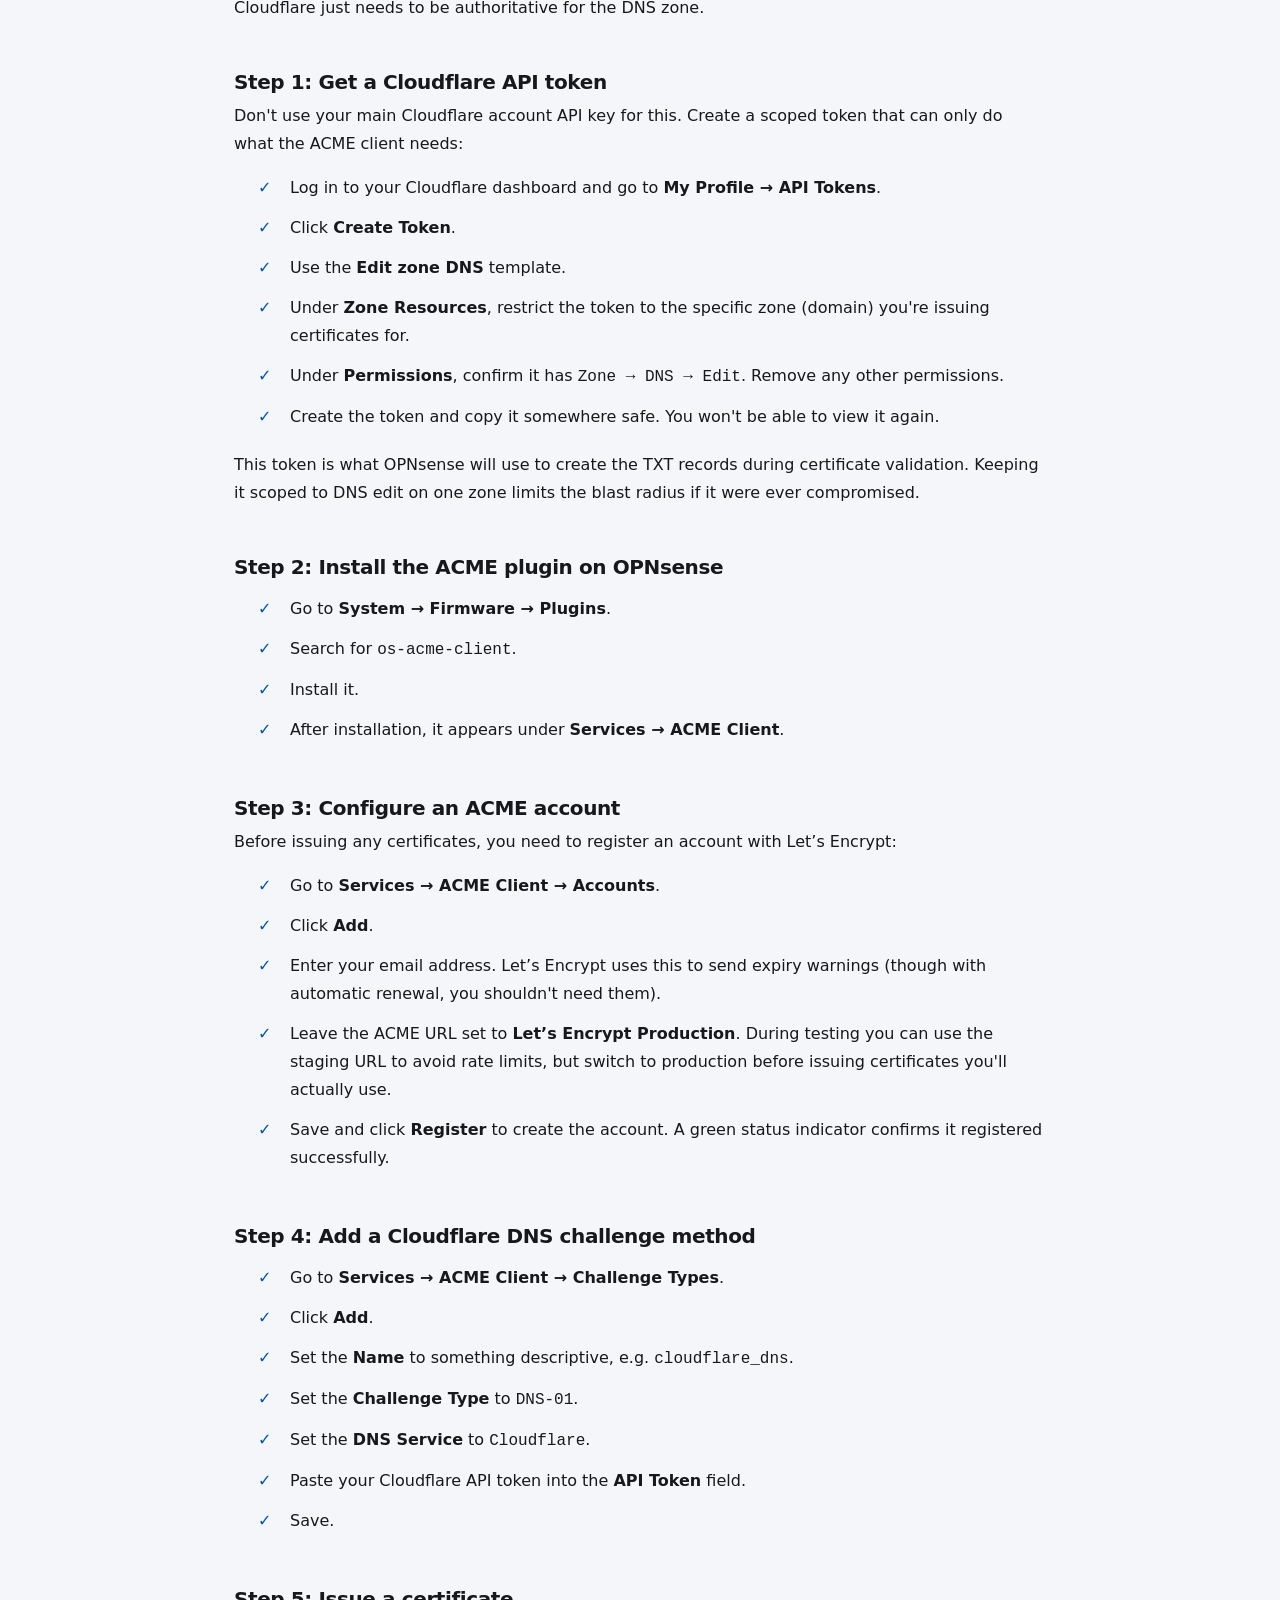
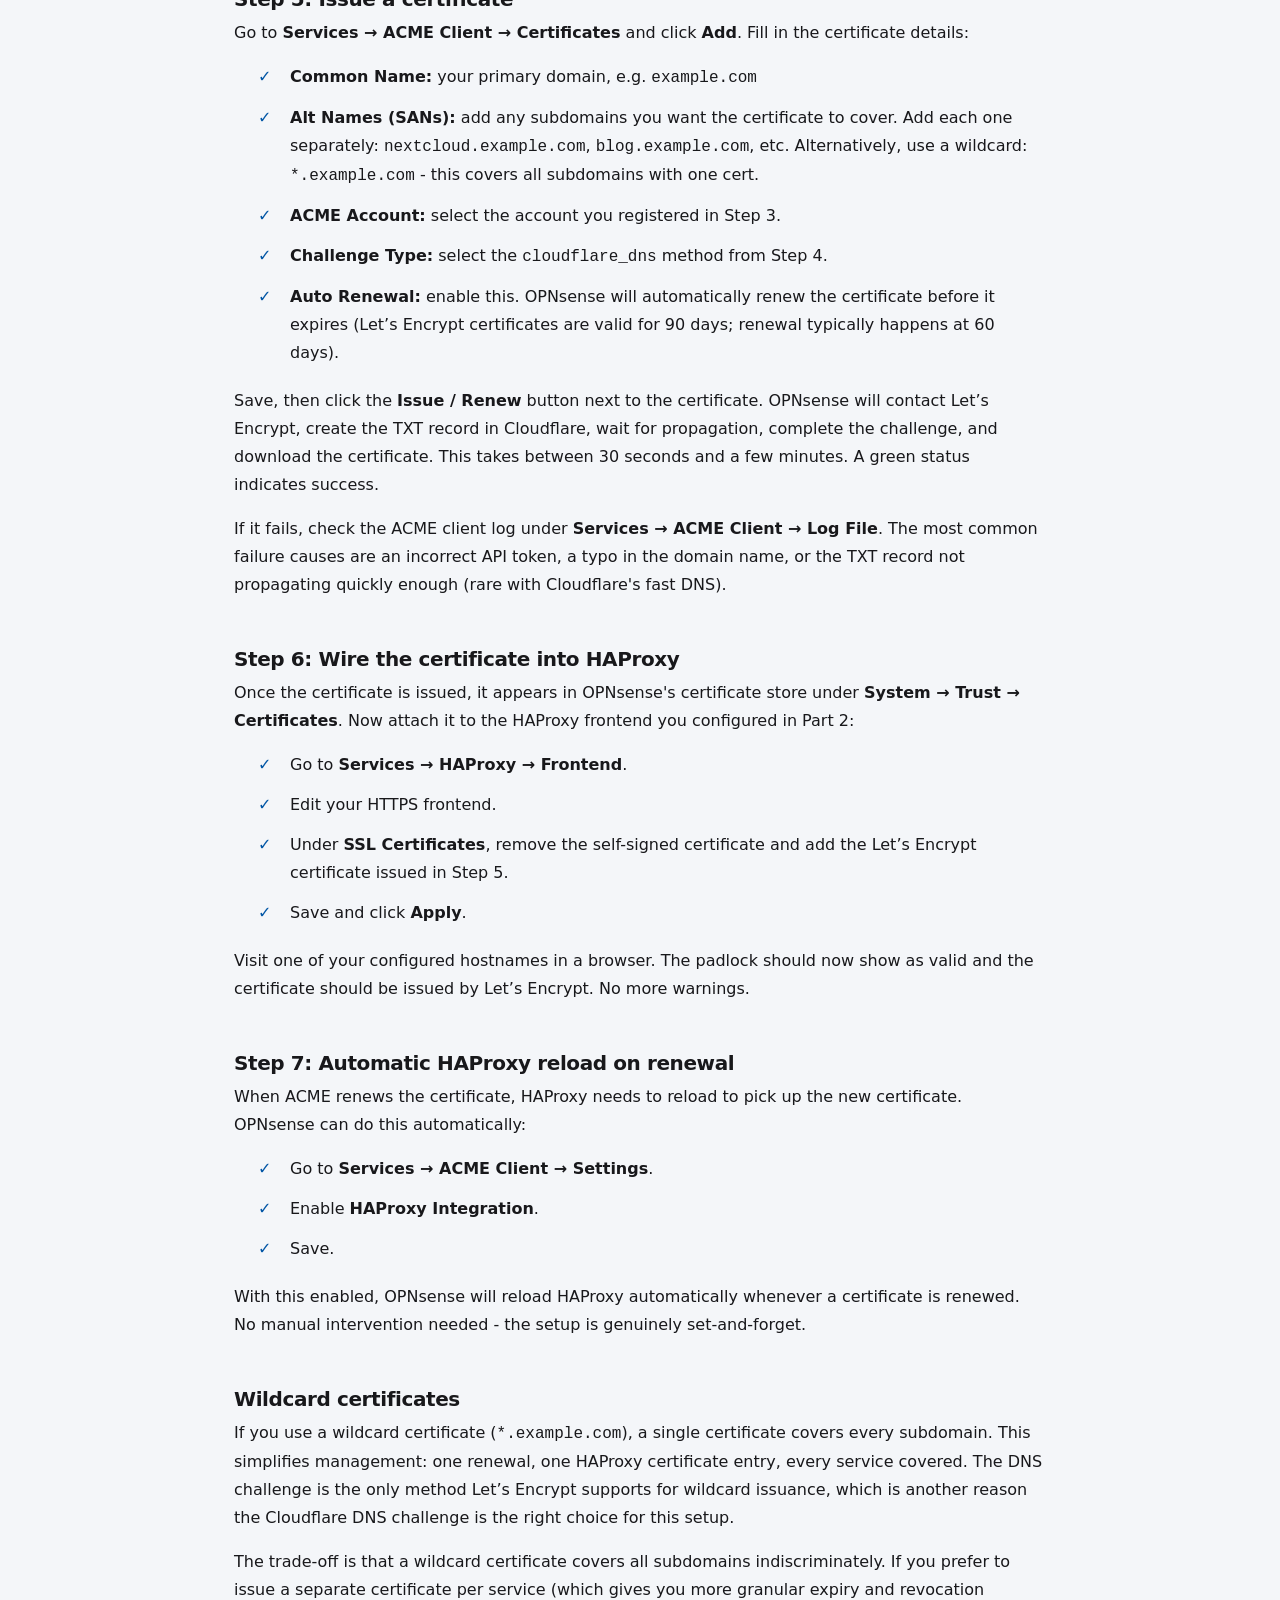
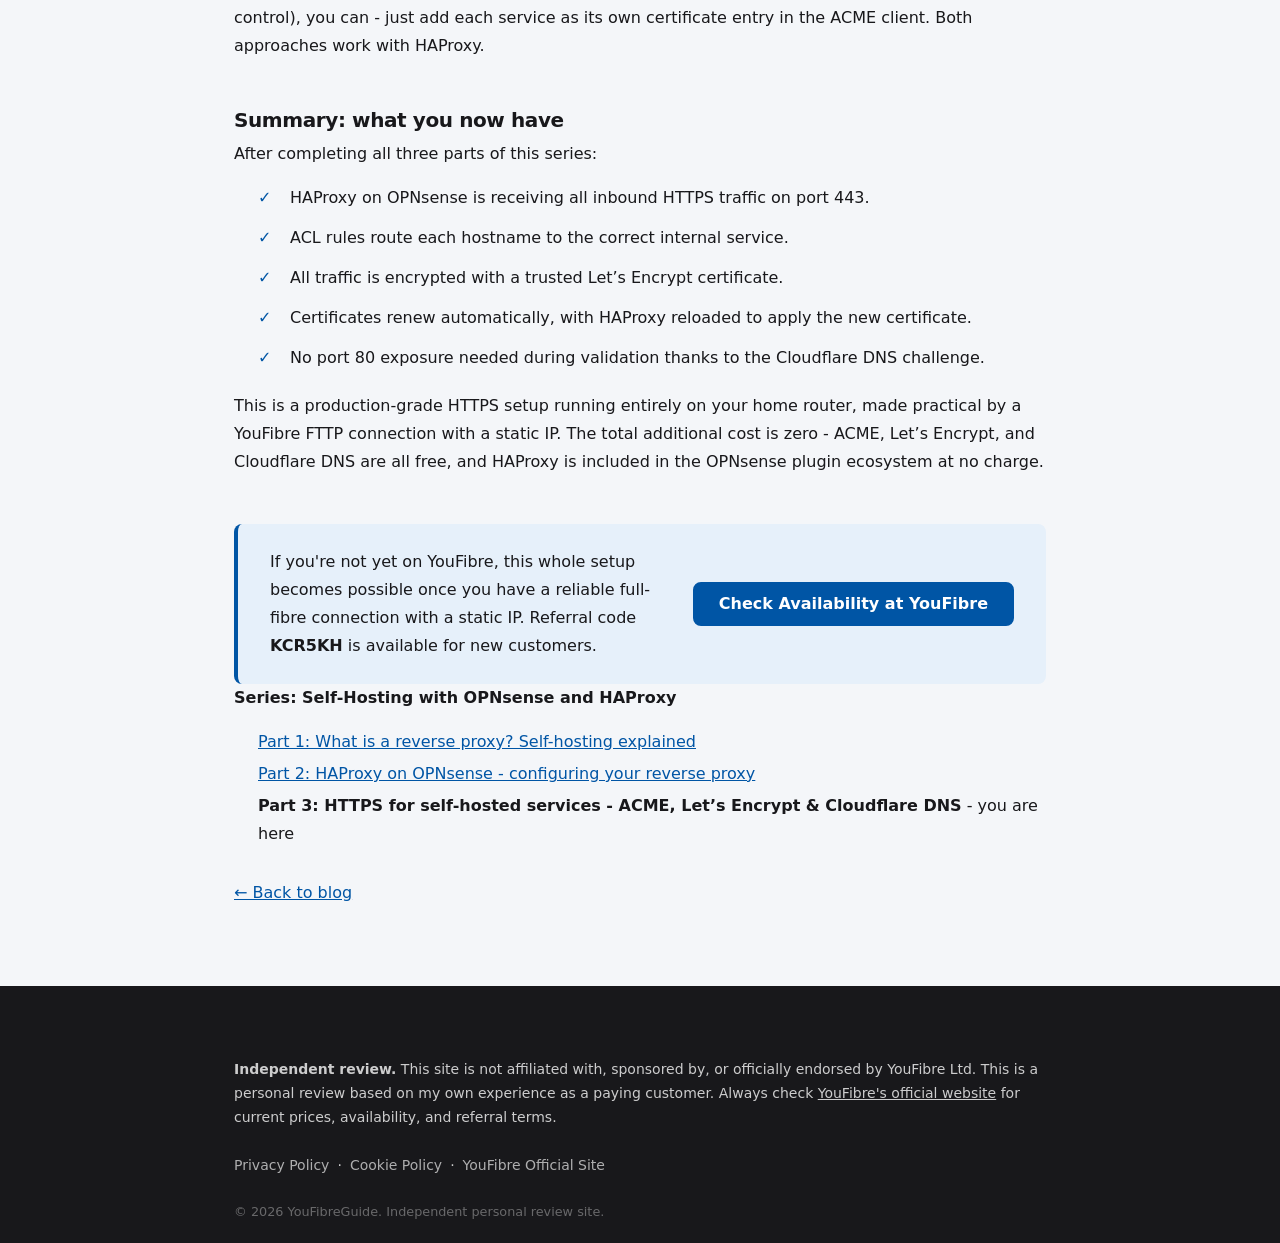
<file: blog/acme-letsencrypt-cloudflare-opnsense.html>
<!DOCTYPE html>
<html lang="en">
<head>
  <meta charset="UTF-8">
  <meta name="viewport" content="width=device-width, initial-scale=1.0">

  <title>HTTPS for Self-Hosted Services: ACME, Let's Encrypt &amp; Cloudflare DNS on OPNsense | YouFibreGuide</title>
  <meta name="description" content="How to use OPNsense's ACME client to issue and auto-renew Let's Encrypt certificates using a Cloudflare DNS challenge, then wire them into HAProxy for HTTPS on all your self-hosted services.">
  <meta name="author" content="Iain, Cirrotech Ltd">

  <link rel="canonical" href="https://www.myyoufibreguide.com/blog/acme-letsencrypt-cloudflare-opnsense.html">

  <meta property="og:type" content="article">
  <meta property="og:title" content="HTTPS for Self-Hosted Services: ACME, Let's Encrypt &amp; Cloudflare DNS on OPNsense | YouFibreGuide">
  <meta property="og:description" content="Use OPNsense's ACME client with a Cloudflare DNS challenge to get free, auto-renewing Let's Encrypt certificates for your self-hosted services, then attach them to HAProxy.">
  <meta property="og:url" content="https://www.myyoufibreguide.com/blog/acme-letsencrypt-cloudflare-opnsense.html">
  <meta property="article:published_time" content="2026-03-15">
  <meta property="article:author" content="Iain">

  <meta name="twitter:card" content="summary">
  <meta name="twitter:title" content="HTTPS for Self-Hosted Services: ACME, Let's Encrypt &amp; Cloudflare DNS on OPNsense">
  <meta name="twitter:description" content="Free, auto-renewing HTTPS for self-hosted services using OPNsense, ACME, Let's Encrypt, and Cloudflare DNS challenge.">

  <script type="application/ld+json">
  {
    "@context": "https://schema.org",
    "@type": "BlogPosting",
    "headline": "HTTPS for Self-Hosted Services: ACME, Let's Encrypt and Cloudflare DNS on OPNsense",
    "description": "How to use OPNsense's ACME client to issue and auto-renew Let's Encrypt certificates using a Cloudflare DNS challenge, then wire them into HAProxy for HTTPS on all self-hosted services.",
    "datePublished": "2026-03-15",
    "dateModified": "2026-03-15",
    "url": "https://www.myyoufibreguide.com/blog/acme-letsencrypt-cloudflare-opnsense.html",
    "author": {
      "@type": "Person",
      "name": "Iain",
      "jobTitle": "IT Consultant",
      "worksFor": {
        "@type": "Organization",
        "name": "Cirrotech Ltd"
      }
    },
    "publisher": {
      "@type": "Organization",
      "name": "YouFibreGuide",
      "url": "https://www.myyoufibreguide.com"
    },
    "mainEntityOfPage": {
      "@type": "WebPage",
      "@id": "https://www.myyoufibreguide.com/blog/acme-letsencrypt-cloudflare-opnsense.html"
    },
    "keywords": ["ACME", "Let's Encrypt", "Cloudflare", "OPNsense", "HAProxy", "SSL", "TLS", "DNS challenge", "self-hosting", "HTTPS", "YouFibre"],
    "isPartOf": {
      "@type": "CreativeWorkSeries",
      "name": "Self-Hosting with OPNsense and HAProxy"
    }
  }
  </script>

  <script async src="https://www.googletagmanager.com/gtag/js?id=G-F3RXV3BT7F"></script>
  <script>
    window.dataLayer = window.dataLayer || [];
    function gtag(){dataLayer.push(arguments);}
    gtag('consent', 'default', {
      'analytics_storage': 'denied',
      'ad_storage': 'denied',
      'wait_for_update': 500
    });
    gtag('js', new Date());
    gtag('config', 'G-F3RXV3BT7F');
  </script>

  <link rel="icon" href="../favicon.svg" type="image/svg+xml">
  <link rel="icon" href="../favicon.ico" sizes="any">
  <link rel="alternate" type="application/rss+xml" title="YouFibreGuide Blog" href="../feed.xml">
  <link rel="stylesheet" href="../styles.css">
</head>
<body>

  <div class="independence-bar" role="note">
    <span>Independent personal review. Not affiliated with YouFibre Ltd.</span>
    <a href="../index.html#footer-disclaimer" class="independence-bar__link">About this site</a>
  </div>

  <header class="site-header" role="banner">
    <div class="container">
      <div class="site-header__inner">
        <a href="../index.html" class="site-header__logo">YouFibre<span class="accent">Guide</span></a>
        <nav class="site-header__nav" aria-label="Page navigation">
          <a href="../index.html#review">Review</a>
          <a href="../index.html#setup">Setup</a>
          <a href="../index.html#referral">Referral</a>
          <a href="../blog.html">Blog</a>
        </nav>
      </div>
    </div>
  </header>

  <main id="main-content">

    <article class="section section--alt blog-post" aria-labelledby="post-heading">
      <div class="container">

        <div class="blog-post__header">
          <div class="blog-post__meta">
            <time datetime="2026-03-15">15 March 2026</time>
            <span class="blog-card__tag">Self-Hosting</span>
          </div>
          <h1 id="post-heading">HTTPS for self-hosted services - ACME, Let&rsquo;s Encrypt &amp; Cloudflare DNS on OPNsense</h1>
          <p class="blog-post__series-note">
            Part 3 of 3 - <strong>Self-Hosting with OPNsense and HAProxy</strong><br>
            <a href="reverse-proxy-explained.html">&larr; Part 1: What is a reverse proxy? Self-hosting explained</a><br>
            <a href="haproxy-opnsense-reverse-proxy.html">&larr; Part 2: HAProxy on OPNsense - configuring your reverse proxy</a>
          </p>
        </div>

        <div class="blog-post__body">

          <p>
            At the end of Part 2, HAProxy is routing requests to the right internal services
            based on hostname - but with a self-signed certificate that browsers flag
            as untrusted. This post replaces that with a proper certificate from
            Let&rsquo;s Encrypt: free, browser-trusted, and set to renew automatically.
          </p>
          <p>
            The method used here is a <strong>DNS challenge</strong> via Cloudflare. This
            is the best approach for home self-hosting because it doesn't require port 80
            to be open and works even for subdomains that aren't directly accessible from
            the internet during validation. OPNsense's ACME client handles the whole
            process, including automatic renewal.
          </p>

          <h2>Concepts: ACME, Let&rsquo;s Encrypt, and DNS challenges</h2>

          <h3>What ACME is</h3>
          <p>
            ACME (Automatic Certificate Management Environment) is the protocol that Let&rsquo;s
            Encrypt uses to verify that you control a domain before issuing a certificate.
            It's also the same protocol that OPNsense's certificate client speaks. You don't
            interact with ACME directly; the client handles the exchange.
          </p>

          <h3>What a DNS challenge is</h3>
          <p>
            To issue a certificate, Let&rsquo;s Encrypt needs to confirm you control the domain.
            There are two common ways to prove this:
          </p>
          <ul class="feature-list">
            <li>
              <strong>HTTP challenge:</strong> Let&rsquo;s Encrypt fetches a specific file from
              your web server over port 80. This requires port 80 to be open and reachable
              from the internet at the time of issuance.
            </li>
            <li>
              <strong>DNS challenge:</strong> Your ACME client creates a temporary TXT record
              in your domain's DNS. Let&rsquo;s Encrypt checks for that record. Once it's confirmed,
              the certificate is issued and the record is deleted. No port needs to be open during
              this process.
            </li>
          </ul>
          <p>
            The DNS challenge is preferable for home setups because it works for wildcard
            certificates (<code>*.example.com</code>), doesn't require port 80 to be
            exposed, and works even if your services aren't yet reachable from the internet.
          </p>

          <h3>Why Cloudflare for DNS</h3>
          <p>
            Cloudflare provides a free DNS service with a well-documented API. OPNsense's
            ACME plugin has built-in support for Cloudflare's API, which means the certificate
            client can create and delete the TXT records automatically during validation.
            You don't need to do anything manually after initial setup - renewals
            happen entirely hands-free.
          </p>
          <p>
            If your domain isn't currently on Cloudflare, you can either transfer it (free)
            or change just the nameservers to point at Cloudflare while keeping your domain
            registered elsewhere. Either way, Cloudflare just needs to be authoritative for
            the DNS zone.
          </p>

          <h2>Step 1: Get a Cloudflare API token</h2>
          <p>
            Don't use your main Cloudflare account API key for this. Create a scoped token
            that can only do what the ACME client needs:
          </p>
          <ol class="feature-list">
            <li>Log in to your Cloudflare dashboard and go to <strong>My Profile &rarr; API Tokens</strong>.</li>
            <li>Click <strong>Create Token</strong>.</li>
            <li>Use the <strong>Edit zone DNS</strong> template.</li>
            <li>Under <strong>Zone Resources</strong>, restrict the token to the specific zone (domain) you're issuing certificates for.</li>
            <li>Under <strong>Permissions</strong>, confirm it has <code>Zone &rarr; DNS &rarr; Edit</code>. Remove any other permissions.</li>
            <li>Create the token and copy it somewhere safe. You won't be able to view it again.</li>
          </ol>
          <p>
            This token is what OPNsense will use to create the TXT records during certificate
            validation. Keeping it scoped to DNS edit on one zone limits the blast radius
            if it were ever compromised.
          </p>

          <h2>Step 2: Install the ACME plugin on OPNsense</h2>
          <ol class="feature-list">
            <li>Go to <strong>System &rarr; Firmware &rarr; Plugins</strong>.</li>
            <li>Search for <code>os-acme-client</code>.</li>
            <li>Install it.</li>
            <li>After installation, it appears under <strong>Services &rarr; ACME Client</strong>.</li>
          </ol>

          <h2>Step 3: Configure an ACME account</h2>
          <p>
            Before issuing any certificates, you need to register an account with Let&rsquo;s Encrypt:
          </p>
          <ol class="feature-list">
            <li>Go to <strong>Services &rarr; ACME Client &rarr; Accounts</strong>.</li>
            <li>Click <strong>Add</strong>.</li>
            <li>Enter your email address. Let&rsquo;s Encrypt uses this to send expiry warnings (though with automatic renewal, you shouldn't need them).</li>
            <li>
              Leave the ACME URL set to <strong>Let&rsquo;s Encrypt Production</strong>.
              During testing you can use the staging URL to avoid rate limits, but switch
              to production before issuing certificates you'll actually use.
            </li>
            <li>Save and click <strong>Register</strong> to create the account. A green status indicator confirms it registered successfully.</li>
          </ol>

          <h2>Step 4: Add a Cloudflare DNS challenge method</h2>
          <ol class="feature-list">
            <li>Go to <strong>Services &rarr; ACME Client &rarr; Challenge Types</strong>.</li>
            <li>Click <strong>Add</strong>.</li>
            <li>Set the <strong>Name</strong> to something descriptive, e.g. <code>cloudflare_dns</code>.</li>
            <li>Set the <strong>Challenge Type</strong> to <code>DNS-01</code>.</li>
            <li>Set the <strong>DNS Service</strong> to <code>Cloudflare</code>.</li>
            <li>Paste your Cloudflare API token into the <strong>API Token</strong> field.</li>
            <li>Save.</li>
          </ol>

          <h2>Step 5: Issue a certificate</h2>
          <p>
            Go to <strong>Services &rarr; ACME Client &rarr; Certificates</strong> and click
            <strong>Add</strong>. Fill in the certificate details:
          </p>
          <ul class="feature-list">
            <li><strong>Common Name:</strong> your primary domain, e.g. <code>example.com</code></li>
            <li>
              <strong>Alt Names (SANs):</strong> add any subdomains you want the certificate
              to cover. Add each one separately: <code>nextcloud.example.com</code>,
              <code>blog.example.com</code>, etc. Alternatively, use a wildcard:
              <code>*.example.com</code> - this covers all subdomains with one cert.
            </li>
            <li><strong>ACME Account:</strong> select the account you registered in Step 3.</li>
            <li><strong>Challenge Type:</strong> select the <code>cloudflare_dns</code> method from Step 4.</li>
            <li>
              <strong>Auto Renewal:</strong> enable this. OPNsense will automatically renew
              the certificate before it expires (Let&rsquo;s Encrypt certificates are valid for
              90 days; renewal typically happens at 60 days).
            </li>
          </ul>
          <p>
            Save, then click the <strong>Issue / Renew</strong> button next to the certificate.
            OPNsense will contact Let&rsquo;s Encrypt, create the TXT record in Cloudflare,
            wait for propagation, complete the challenge, and download the certificate. This
            takes between 30 seconds and a few minutes. A green status indicates success.
          </p>
          <p>
            If it fails, check the ACME client log under
            <strong>Services &rarr; ACME Client &rarr; Log File</strong>. The most common
            failure causes are an incorrect API token, a typo in the domain name, or the
            TXT record not propagating quickly enough (rare with Cloudflare's fast DNS).
          </p>

          <h2>Step 6: Wire the certificate into HAProxy</h2>
          <p>
            Once the certificate is issued, it appears in OPNsense's certificate store
            under <strong>System &rarr; Trust &rarr; Certificates</strong>. Now attach it
            to the HAProxy frontend you configured in Part 2:
          </p>
          <ol class="feature-list">
            <li>Go to <strong>Services &rarr; HAProxy &rarr; Frontend</strong>.</li>
            <li>Edit your HTTPS frontend.</li>
            <li>
              Under <strong>SSL Certificates</strong>, remove the self-signed certificate and
              add the Let&rsquo;s Encrypt certificate issued in Step 5.
            </li>
            <li>Save and click <strong>Apply</strong>.</li>
          </ol>
          <p>
            Visit one of your configured hostnames in a browser. The padlock should now show
            as valid and the certificate should be issued by Let&rsquo;s Encrypt. No more warnings.
          </p>

          <h2>Step 7: Automatic HAProxy reload on renewal</h2>
          <p>
            When ACME renews the certificate, HAProxy needs to reload to pick up the new
            certificate. OPNsense can do this automatically:
          </p>
          <ol class="feature-list">
            <li>Go to <strong>Services &rarr; ACME Client &rarr; Settings</strong>.</li>
            <li>Enable <strong>HAProxy Integration</strong>.</li>
            <li>Save.</li>
          </ol>
          <p>
            With this enabled, OPNsense will reload HAProxy automatically whenever a
            certificate is renewed. No manual intervention needed - the setup is
            genuinely set-and-forget.
          </p>

          <h2>Wildcard certificates</h2>
          <p>
            If you use a wildcard certificate (<code>*.example.com</code>), a single
            certificate covers every subdomain. This simplifies management: one renewal,
            one HAProxy certificate entry, every service covered. The DNS challenge is
            the only method Let&rsquo;s Encrypt supports for wildcard issuance, which is
            another reason the Cloudflare DNS challenge is the right choice for this setup.
          </p>
          <p>
            The trade-off is that a wildcard certificate covers all subdomains indiscriminately.
            If you prefer to issue a separate certificate per service (which gives you more
            granular expiry and revocation control), you can - just add each service as
            its own certificate entry in the ACME client. Both approaches work with HAProxy.
          </p>

          <h2>Summary: what you now have</h2>
          <p>
            After completing all three parts of this series:
          </p>
          <ul class="feature-list">
            <li>HAProxy on OPNsense is receiving all inbound HTTPS traffic on port 443.</li>
            <li>ACL rules route each hostname to the correct internal service.</li>
            <li>All traffic is encrypted with a trusted Let&rsquo;s Encrypt certificate.</li>
            <li>Certificates renew automatically, with HAProxy reloaded to apply the new certificate.</li>
            <li>No port 80 exposure needed during validation thanks to the Cloudflare DNS challenge.</li>
          </ul>
          <p>
            This is a production-grade HTTPS setup running entirely on your home router,
            made practical by a YouFibre FTTP connection with a static IP. The total
            additional cost is zero - ACME, Let&rsquo;s Encrypt, and Cloudflare DNS
            are all free, and HAProxy is included in the OPNsense plugin ecosystem at
            no charge.
          </p>

          <div class="blog-post__referral">
            <p>
              If you're not yet on YouFibre, this whole setup becomes possible once you have
              a reliable full-fibre connection with a static IP. Referral code
              <strong>KCR5KH</strong> is available for new customers.
            </p>
            <a href="https://www.youfibre.com/check-availability/" class="btn btn--primary" onclick="trackReferralClick()" target="_blank" rel="noopener noreferrer">
              Check Availability at YouFibre
            </a>
          </div>

          <nav class="blog-post__series-nav" aria-label="Series navigation">
            <p><strong>Series: Self-Hosting with OPNsense and HAProxy</strong></p>
            <ol>
              <li><a href="reverse-proxy-explained.html">Part 1: What is a reverse proxy? Self-hosting explained</a></li>
              <li><a href="haproxy-opnsense-reverse-proxy.html">Part 2: HAProxy on OPNsense - configuring your reverse proxy</a></li>
              <li><strong>Part 3: HTTPS for self-hosted services - ACME, Let&rsquo;s Encrypt &amp; Cloudflare DNS</strong> - you are here</li>
            </ol>
          </nav>

        </div>

        <p style="margin-top: 2rem;"><a href="../blog.html">&larr; Back to blog</a></p>

      </div>
    </article>

  </main>

  <footer class="site-footer" role="contentinfo">
    <div class="container">
      <div class="site-footer__inner">

        <p class="site-footer__disclaimer" id="footer-disclaimer">
          <strong>Independent review.</strong> This site is not affiliated with, sponsored
          by, or officially endorsed by YouFibre Ltd. This is a personal review based on my
          own experience as a paying customer. Always check
          <a href="https://www.youfibre.com" target="_blank" rel="noopener noreferrer">YouFibre's official website</a>
          for current prices, availability, and referral terms.
        </p>

        <nav class="site-footer__links" aria-label="Footer links">
          <a href="../privacy-policy.html">Privacy Policy</a>
          <span aria-hidden="true">·</span>
          <a href="../cookie-policy.html">Cookie Policy</a>
          <span aria-hidden="true">·</span>
          <a href="https://www.youfibre.com" target="_blank" rel="noopener noreferrer">YouFibre Official Site</a>
        </nav>

        <p class="site-footer__copy">
          &copy; <span id="currentYear"></span> YouFibreGuide. Independent personal review site.
        </p>

      </div>
    </div>
  </footer>

  <div class="toast" id="copyToast" role="status" aria-live="polite" aria-atomic="true">
    Code copied to clipboard!
  </div>

  <div class="cookie-banner" id="cookieBanner" role="dialog" aria-live="polite" aria-label="Cookie consent" aria-hidden="true">
    <p class="cookie-banner__text">
      This site uses Google Analytics to understand how visitors use it; nothing is sold
      or shared. You can decline and the site will work normally.
    </p>
    <div class="cookie-banner__actions">
      <button class="btn btn--primary btn--sm" id="cookieAccept">Accept Analytics</button>
      <button class="btn btn--secondary btn--sm" id="cookieDecline">Decline</button>
    </div>
  </div>

  <script src="../script.js"></script>
</body>
</html>
</file>
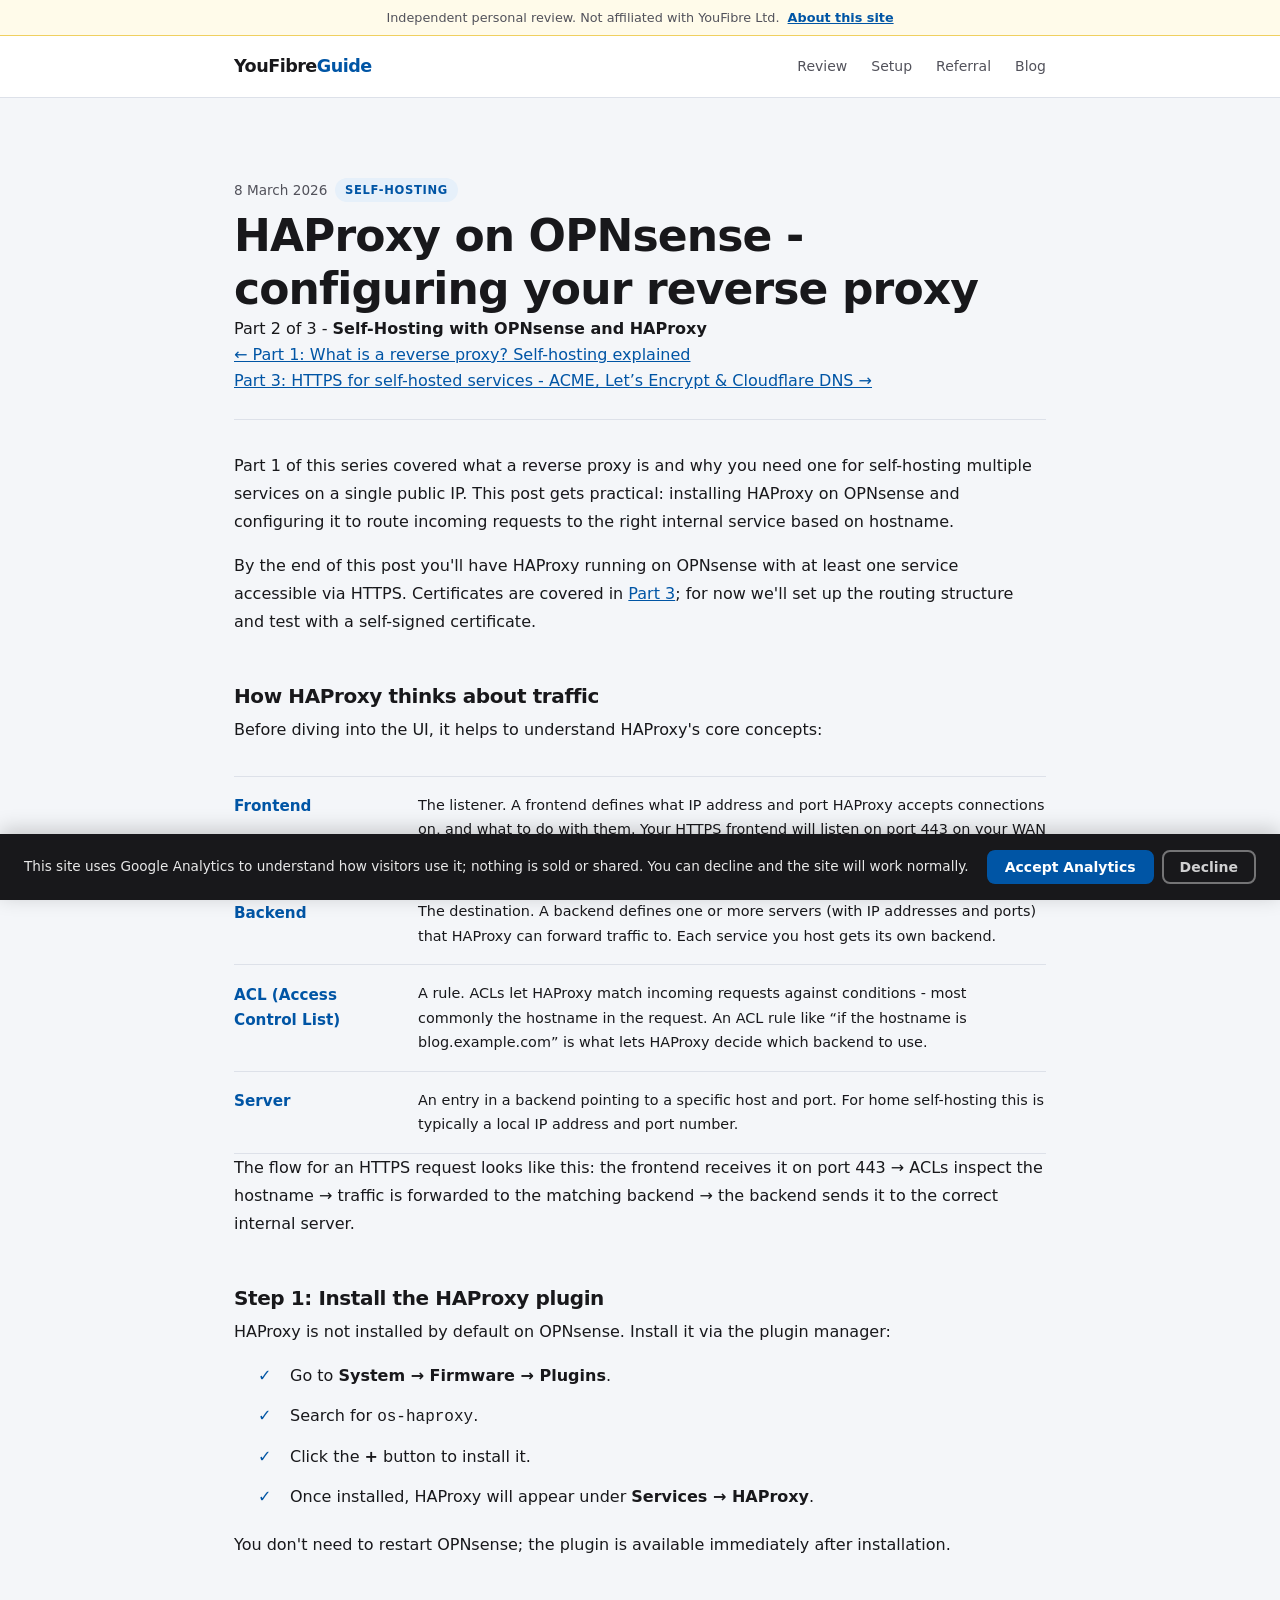
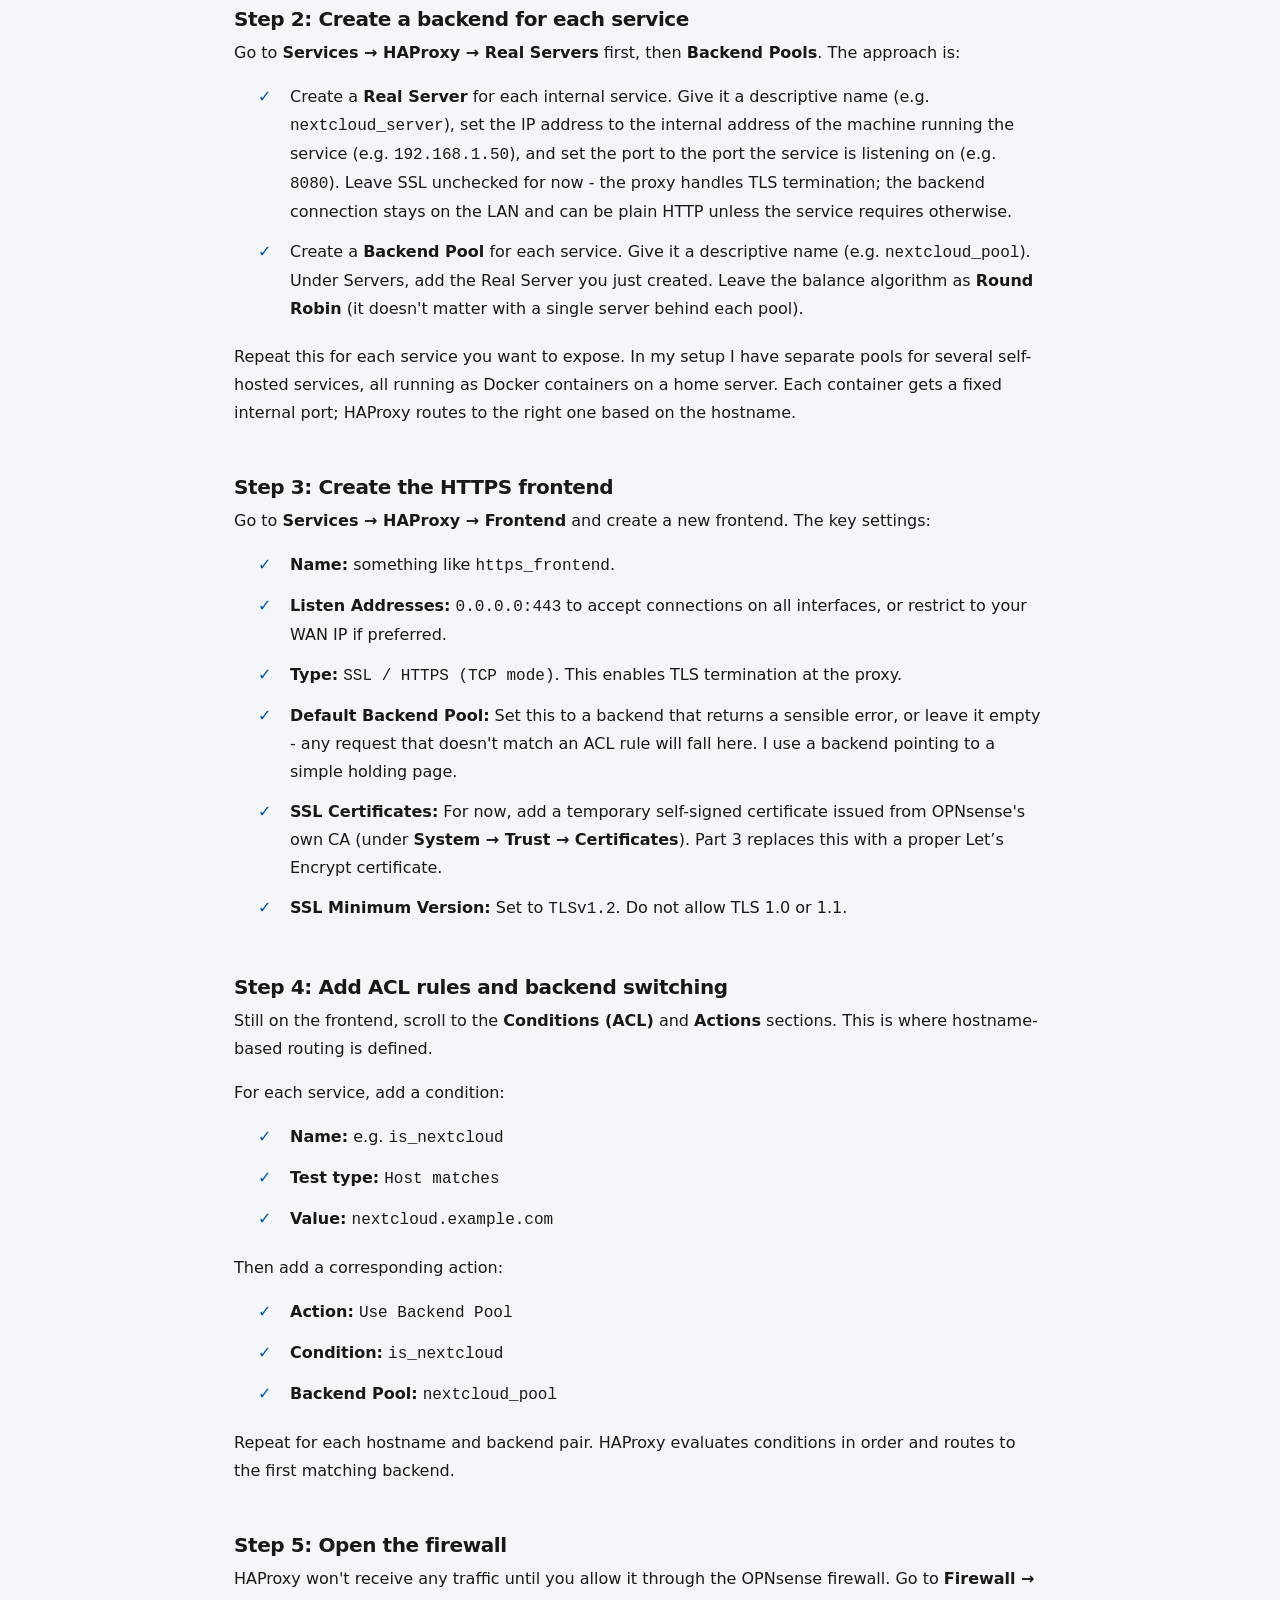
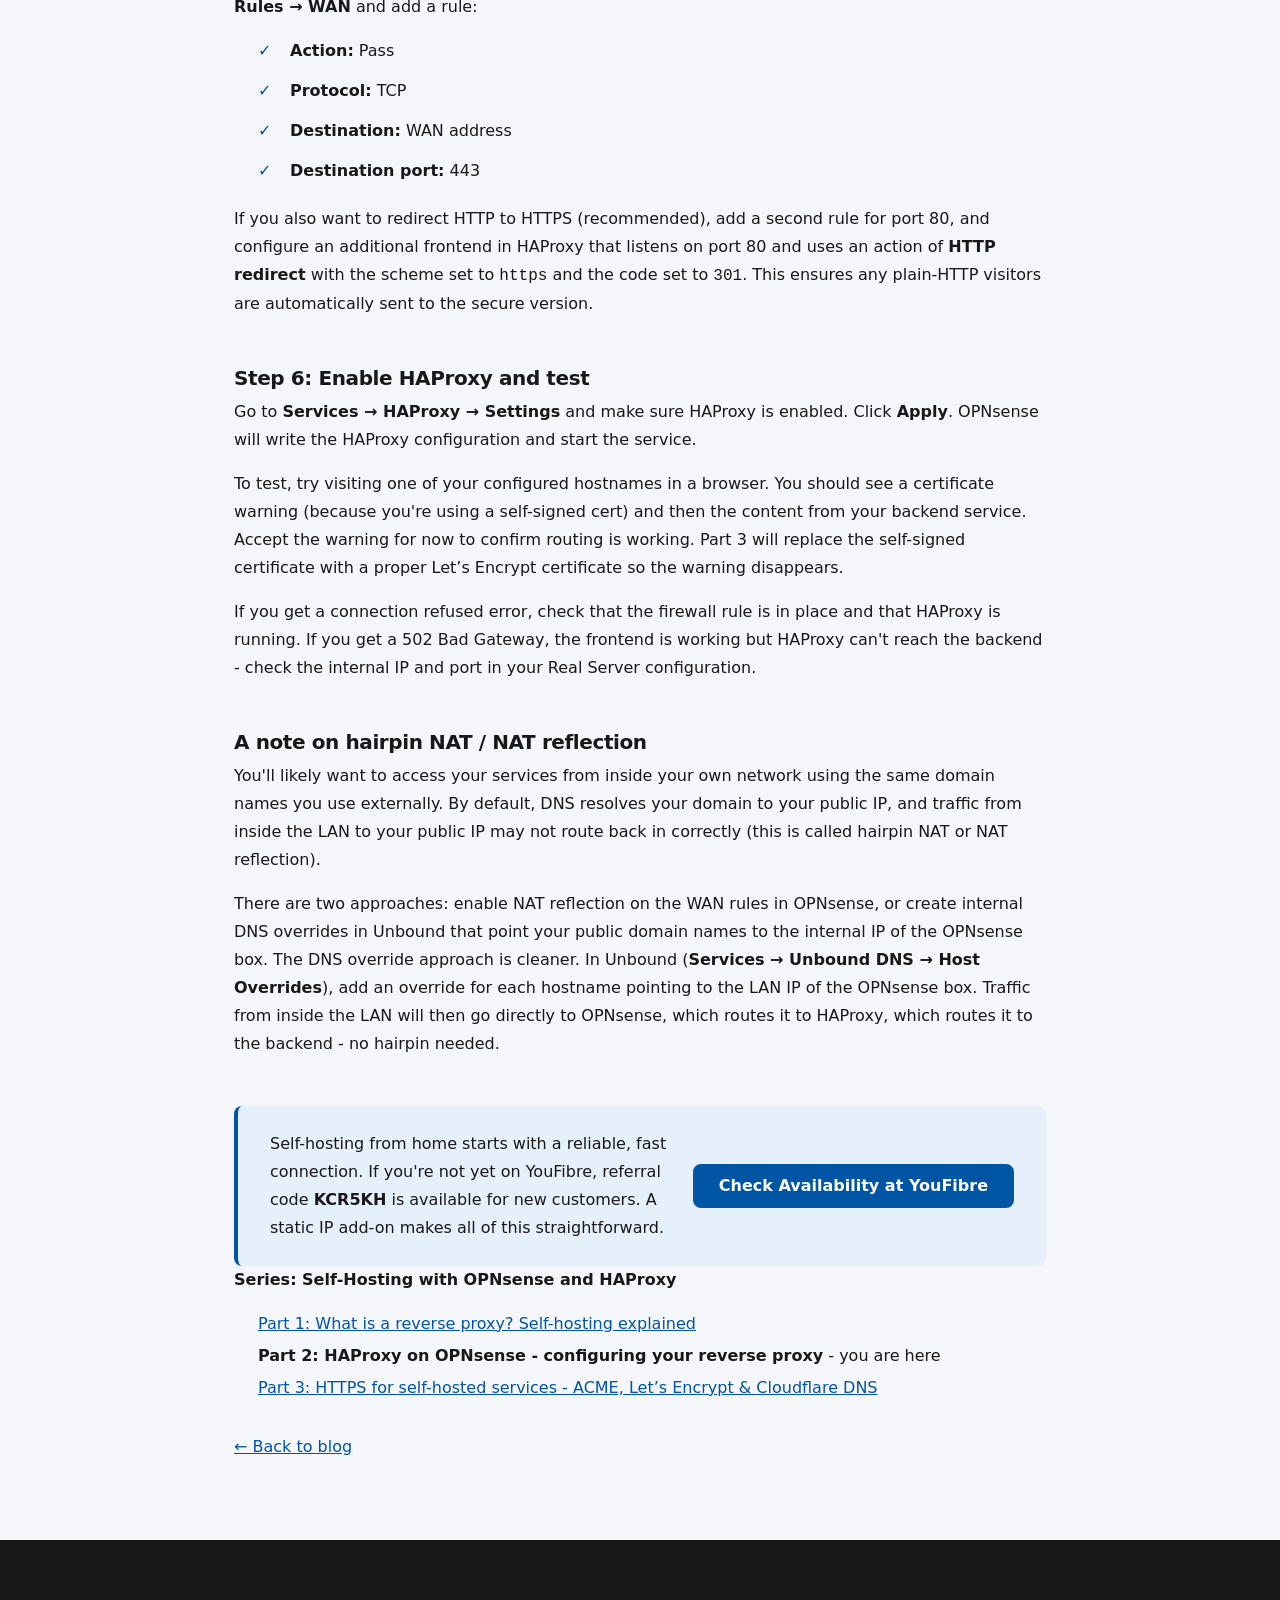
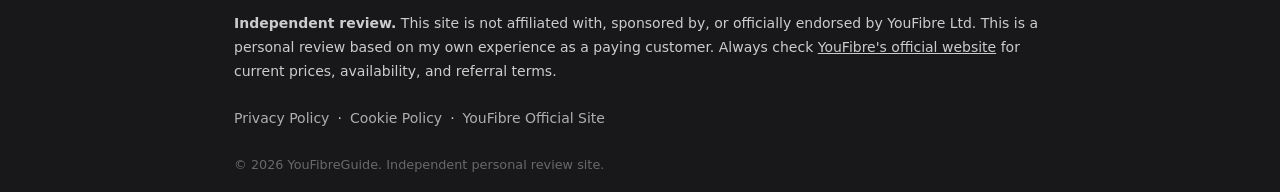
<file: blog/haproxy-opnsense-reverse-proxy.html>
<!DOCTYPE html>
<html lang="en">
<head>
  <meta charset="UTF-8">
  <meta name="viewport" content="width=device-width, initial-scale=1.0">

  <title>HAProxy on OPNsense - Configuring Your Reverse Proxy | YouFibreGuide</title>
  <meta name="description" content="Step-by-step guide to installing and configuring HAProxy on OPNsense as a reverse proxy. Covers frontends, backends, ACLs, and routing multiple services on a single IP.">
  <meta name="author" content="Iain, Cirrotech Ltd">

  <link rel="canonical" href="https://www.myyoufibreguide.com/blog/haproxy-opnsense-reverse-proxy.html">

  <meta property="og:type" content="article">
  <meta property="og:title" content="HAProxy on OPNsense - Configuring Your Reverse Proxy | YouFibreGuide">
  <meta property="og:description" content="Step-by-step guide to installing and configuring HAProxy on OPNsense as a reverse proxy for self-hosted services. Frontends, backends, ACLs, and hostname-based routing explained.">
  <meta property="og:url" content="https://www.myyoufibreguide.com/blog/haproxy-opnsense-reverse-proxy.html">
  <meta property="article:published_time" content="2026-03-08">
  <meta property="article:author" content="Iain">

  <meta name="twitter:card" content="summary">
  <meta name="twitter:title" content="HAProxy on OPNsense - Configuring Your Reverse Proxy">
  <meta name="twitter:description" content="Step-by-step: install the HAProxy plugin on OPNsense and configure frontends, backends, and ACLs to route multiple self-hosted services by hostname.">

  <script type="application/ld+json">
  {
    "@context": "https://schema.org",
    "@type": "BlogPosting",
    "headline": "HAProxy on OPNsense - Configuring Your Reverse Proxy",
    "description": "Step-by-step guide to installing and configuring HAProxy on OPNsense as a reverse proxy. Covers frontends, backends, ACLs, and routing multiple services on a single IP.",
    "datePublished": "2026-03-08",
    "dateModified": "2026-03-08",
    "url": "https://www.myyoufibreguide.com/blog/haproxy-opnsense-reverse-proxy.html",
    "author": {
      "@type": "Person",
      "name": "Iain",
      "jobTitle": "IT Consultant",
      "worksFor": {
        "@type": "Organization",
        "name": "Cirrotech Ltd"
      }
    },
    "publisher": {
      "@type": "Organization",
      "name": "YouFibreGuide",
      "url": "https://www.myyoufibreguide.com"
    },
    "mainEntityOfPage": {
      "@type": "WebPage",
      "@id": "https://www.myyoufibreguide.com/blog/haproxy-opnsense-reverse-proxy.html"
    },
    "keywords": ["HAProxy", "OPNsense", "reverse proxy", "self-hosting", "frontend", "backend", "ACL", "YouFibre", "home server"],
    "isPartOf": {
      "@type": "CreativeWorkSeries",
      "name": "Self-Hosting with OPNsense and HAProxy"
    }
  }
  </script>

  <script async src="https://www.googletagmanager.com/gtag/js?id=G-F3RXV3BT7F"></script>
  <script>
    window.dataLayer = window.dataLayer || [];
    function gtag(){dataLayer.push(arguments);}
    gtag('consent', 'default', {
      'analytics_storage': 'denied',
      'ad_storage': 'denied',
      'wait_for_update': 500
    });
    gtag('js', new Date());
    gtag('config', 'G-F3RXV3BT7F');
  </script>

  <link rel="icon" href="../favicon.svg" type="image/svg+xml">
  <link rel="icon" href="../favicon.ico" sizes="any">
  <link rel="alternate" type="application/rss+xml" title="YouFibreGuide Blog" href="../feed.xml">
  <link rel="stylesheet" href="../styles.css">
</head>
<body>

  <div class="independence-bar" role="note">
    <span>Independent personal review. Not affiliated with YouFibre Ltd.</span>
    <a href="../index.html#footer-disclaimer" class="independence-bar__link">About this site</a>
  </div>

  <header class="site-header" role="banner">
    <div class="container">
      <div class="site-header__inner">
        <a href="../index.html" class="site-header__logo">YouFibre<span class="accent">Guide</span></a>
        <nav class="site-header__nav" aria-label="Page navigation">
          <a href="../index.html#review">Review</a>
          <a href="../index.html#setup">Setup</a>
          <a href="../index.html#referral">Referral</a>
          <a href="../blog.html">Blog</a>
        </nav>
      </div>
    </div>
  </header>

  <main id="main-content">

    <article class="section section--alt blog-post" aria-labelledby="post-heading">
      <div class="container">

        <div class="blog-post__header">
          <div class="blog-post__meta">
            <time datetime="2026-03-08">8 March 2026</time>
            <span class="blog-card__tag">Self-Hosting</span>
          </div>
          <h1 id="post-heading">HAProxy on OPNsense - configuring your reverse proxy</h1>
          <p class="blog-post__series-note">
            Part 2 of 3 - <strong>Self-Hosting with OPNsense and HAProxy</strong><br>
            <a href="reverse-proxy-explained.html">&larr; Part 1: What is a reverse proxy? Self-hosting explained</a><br>
            <a href="acme-letsencrypt-cloudflare-opnsense.html">Part 3: HTTPS for self-hosted services - ACME, Let&rsquo;s Encrypt &amp; Cloudflare DNS &rarr;</a>
          </p>
        </div>

        <div class="blog-post__body">

          <p>
            Part 1 of this series covered what a reverse proxy is and why you need one for
            self-hosting multiple services on a single public IP. This post gets practical:
            installing HAProxy on OPNsense and configuring it to route incoming requests to
            the right internal service based on hostname.
          </p>
          <p>
            By the end of this post you'll have HAProxy running on OPNsense with at least
            one service accessible via HTTPS. Certificates are covered in
            <a href="acme-letsencrypt-cloudflare-opnsense.html">Part 3</a>; for now we'll
            set up the routing structure and test with a self-signed certificate.
          </p>

          <h2>How HAProxy thinks about traffic</h2>
          <p>
            Before diving into the UI, it helps to understand HAProxy's core concepts:
          </p>
          <dl class="glossary">
            <div class="glossary__item">
              <dt>Frontend</dt>
              <dd>The listener. A frontend defines what IP address and port HAProxy accepts connections on, and what to do with them. Your HTTPS frontend will listen on port 443 on your WAN interface.</dd>
            </div>
            <div class="glossary__item">
              <dt>Backend</dt>
              <dd>The destination. A backend defines one or more servers (with IP addresses and ports) that HAProxy can forward traffic to. Each service you host gets its own backend.</dd>
            </div>
            <div class="glossary__item">
              <dt>ACL (Access Control List)</dt>
              <dd>A rule. ACLs let HAProxy match incoming requests against conditions - most commonly the hostname in the request. An ACL rule like &ldquo;if the hostname is blog.example.com&rdquo; is what lets HAProxy decide which backend to use.</dd>
            </div>
            <div class="glossary__item">
              <dt>Server</dt>
              <dd>An entry in a backend pointing to a specific host and port. For home self-hosting this is typically a local IP address and port number.</dd>
            </div>
          </dl>
          <p>
            The flow for an HTTPS request looks like this: the frontend receives it on port 443
            &rarr; ACLs inspect the hostname &rarr; traffic is forwarded to the matching backend
            &rarr; the backend sends it to the correct internal server.
          </p>

          <h2>Step 1: Install the HAProxy plugin</h2>
          <p>
            HAProxy is not installed by default on OPNsense. Install it via the plugin manager:
          </p>
          <ol class="feature-list">
            <li>Go to <strong>System &rarr; Firmware &rarr; Plugins</strong>.</li>
            <li>Search for <code>os-haproxy</code>.</li>
            <li>Click the <strong>+</strong> button to install it.</li>
            <li>Once installed, HAProxy will appear under <strong>Services &rarr; HAProxy</strong>.</li>
          </ol>
          <p>
            You don't need to restart OPNsense; the plugin is available immediately after installation.
          </p>

          <h2>Step 2: Create a backend for each service</h2>
          <p>
            Go to <strong>Services &rarr; HAProxy &rarr; Real Servers</strong> first, then
            <strong>Backend Pools</strong>. The approach is:
          </p>
          <ol class="feature-list">
            <li>
              Create a <strong>Real Server</strong> for each internal service. Give it a descriptive
              name (e.g. <code>nextcloud_server</code>), set the IP address to the internal
              address of the machine running the service (e.g. <code>192.168.1.50</code>), and
              set the port to the port the service is listening on (e.g. <code>8080</code>).
              Leave SSL unchecked for now - the proxy handles TLS termination; the
              backend connection stays on the LAN and can be plain HTTP unless the service
              requires otherwise.
            </li>
            <li>
              Create a <strong>Backend Pool</strong> for each service. Give it a descriptive
              name (e.g. <code>nextcloud_pool</code>). Under Servers, add the Real Server
              you just created. Leave the balance algorithm as <strong>Round Robin</strong>
              (it doesn't matter with a single server behind each pool).
            </li>
          </ol>
          <p>
            Repeat this for each service you want to expose. In my setup I have separate
            pools for several self-hosted services, all running as Docker containers on a
            home server. Each container gets a fixed internal port; HAProxy routes to the
            right one based on the hostname.
          </p>

          <h2>Step 3: Create the HTTPS frontend</h2>
          <p>
            Go to <strong>Services &rarr; HAProxy &rarr; Frontend</strong> and create a new
            frontend. The key settings:
          </p>
          <ul class="feature-list">
            <li><strong>Name:</strong> something like <code>https_frontend</code>.</li>
            <li><strong>Listen Addresses:</strong> <code>0.0.0.0:443</code> to accept connections on all interfaces, or restrict to your WAN IP if preferred.</li>
            <li><strong>Type:</strong> <code>SSL / HTTPS (TCP mode)</code>. This enables TLS termination at the proxy.</li>
            <li>
              <strong>Default Backend Pool:</strong> Set this to a backend that returns a sensible
              error, or leave it empty - any request that doesn't match an ACL rule will
              fall here. I use a backend pointing to a simple holding page.
            </li>
            <li>
              <strong>SSL Certificates:</strong> For now, add a temporary self-signed certificate
              issued from OPNsense's own CA (under <strong>System &rarr; Trust &rarr; Certificates</strong>).
              Part 3 replaces this with a proper Let&rsquo;s Encrypt certificate.
            </li>
            <li>
              <strong>SSL Minimum Version:</strong> Set to <code>TLSv1.2</code>. Do not allow
              TLS 1.0 or 1.1.
            </li>
          </ul>

          <h2>Step 4: Add ACL rules and backend switching</h2>
          <p>
            Still on the frontend, scroll to the <strong>Conditions (ACL)</strong> and
            <strong>Actions</strong> sections. This is where hostname-based routing is defined.
          </p>
          <p>
            For each service, add a condition:
          </p>
          <ul class="feature-list">
            <li><strong>Name:</strong> e.g. <code>is_nextcloud</code></li>
            <li><strong>Test type:</strong> <code>Host matches</code></li>
            <li><strong>Value:</strong> <code>nextcloud.example.com</code></li>
          </ul>
          <p>
            Then add a corresponding action:
          </p>
          <ul class="feature-list">
            <li><strong>Action:</strong> <code>Use Backend Pool</code></li>
            <li><strong>Condition:</strong> <code>is_nextcloud</code></li>
            <li><strong>Backend Pool:</strong> <code>nextcloud_pool</code></li>
          </ul>
          <p>
            Repeat for each hostname and backend pair. HAProxy evaluates conditions in order
            and routes to the first matching backend.
          </p>

          <h2>Step 5: Open the firewall</h2>
          <p>
            HAProxy won't receive any traffic until you allow it through the OPNsense firewall.
            Go to <strong>Firewall &rarr; Rules &rarr; WAN</strong> and add a rule:
          </p>
          <ul class="feature-list">
            <li><strong>Action:</strong> Pass</li>
            <li><strong>Protocol:</strong> TCP</li>
            <li><strong>Destination:</strong> WAN address</li>
            <li><strong>Destination port:</strong> 443</li>
          </ul>
          <p>
            If you also want to redirect HTTP to HTTPS (recommended), add a second rule for
            port 80, and configure an additional frontend in HAProxy that listens on port 80
            and uses an action of <strong>HTTP redirect</strong> with the scheme set to
            <code>https</code> and the code set to <code>301</code>. This ensures any
            plain-HTTP visitors are automatically sent to the secure version.
          </p>

          <h2>Step 6: Enable HAProxy and test</h2>
          <p>
            Go to <strong>Services &rarr; HAProxy &rarr; Settings</strong> and make sure
            HAProxy is enabled. Click <strong>Apply</strong>. OPNsense will write the
            HAProxy configuration and start the service.
          </p>
          <p>
            To test, try visiting one of your configured hostnames in a browser. You should
            see a certificate warning (because you're using a self-signed cert) and then the
            content from your backend service. Accept the warning for now to confirm routing
            is working. Part 3 will replace the self-signed certificate with a proper
            Let&rsquo;s Encrypt certificate so the warning disappears.
          </p>
          <p>
            If you get a connection refused error, check that the firewall rule is in place
            and that HAProxy is running. If you get a 502 Bad Gateway, the frontend is
            working but HAProxy can't reach the backend - check the internal IP and port
            in your Real Server configuration.
          </p>

          <h2>A note on hairpin NAT / NAT reflection</h2>
          <p>
            You'll likely want to access your services from inside your own network using the
            same domain names you use externally. By default, DNS resolves your domain to your
            public IP, and traffic from inside the LAN to your public IP may not route back
            in correctly (this is called hairpin NAT or NAT reflection).
          </p>
          <p>
            There are two approaches: enable NAT reflection on the WAN rules in OPNsense, or
            create internal DNS overrides in Unbound that point your public domain names to
            the internal IP of the OPNsense box. The DNS override approach is cleaner. In
            Unbound (<strong>Services &rarr; Unbound DNS &rarr; Host Overrides</strong>), add
            an override for each hostname pointing to the LAN IP of the OPNsense box. Traffic
            from inside the LAN will then go directly to OPNsense, which routes it to HAProxy,
            which routes it to the backend - no hairpin needed.
          </p>

          <div class="blog-post__referral">
            <p>
              Self-hosting from home starts with a reliable, fast connection. If you're not
              yet on YouFibre, referral code <strong>KCR5KH</strong> is available for new
              customers. A static IP add-on makes all of this straightforward.
            </p>
            <a href="https://www.youfibre.com/check-availability/" class="btn btn--primary" onclick="trackReferralClick()" target="_blank" rel="noopener noreferrer">
              Check Availability at YouFibre
            </a>
          </div>

          <nav class="blog-post__series-nav" aria-label="Series navigation">
            <p><strong>Series: Self-Hosting with OPNsense and HAProxy</strong></p>
            <ol>
              <li><a href="reverse-proxy-explained.html">Part 1: What is a reverse proxy? Self-hosting explained</a></li>
              <li><strong>Part 2: HAProxy on OPNsense - configuring your reverse proxy</strong> - you are here</li>
              <li><a href="acme-letsencrypt-cloudflare-opnsense.html">Part 3: HTTPS for self-hosted services - ACME, Let&rsquo;s Encrypt &amp; Cloudflare DNS</a></li>
            </ol>
          </nav>

        </div>

        <p style="margin-top: 2rem;"><a href="../blog.html">&larr; Back to blog</a></p>

      </div>
    </article>

  </main>

  <footer class="site-footer" role="contentinfo">
    <div class="container">
      <div class="site-footer__inner">

        <p class="site-footer__disclaimer" id="footer-disclaimer">
          <strong>Independent review.</strong> This site is not affiliated with, sponsored
          by, or officially endorsed by YouFibre Ltd. This is a personal review based on my
          own experience as a paying customer. Always check
          <a href="https://www.youfibre.com" target="_blank" rel="noopener noreferrer">YouFibre's official website</a>
          for current prices, availability, and referral terms.
        </p>

        <nav class="site-footer__links" aria-label="Footer links">
          <a href="../privacy-policy.html">Privacy Policy</a>
          <span aria-hidden="true">·</span>
          <a href="../cookie-policy.html">Cookie Policy</a>
          <span aria-hidden="true">·</span>
          <a href="https://www.youfibre.com" target="_blank" rel="noopener noreferrer">YouFibre Official Site</a>
        </nav>

        <p class="site-footer__copy">
          &copy; <span id="currentYear"></span> YouFibreGuide. Independent personal review site.
        </p>

      </div>
    </div>
  </footer>

  <div class="toast" id="copyToast" role="status" aria-live="polite" aria-atomic="true">
    Code copied to clipboard!
  </div>

  <div class="cookie-banner" id="cookieBanner" role="dialog" aria-live="polite" aria-label="Cookie consent" aria-hidden="true">
    <p class="cookie-banner__text">
      This site uses Google Analytics to understand how visitors use it; nothing is sold
      or shared. You can decline and the site will work normally.
    </p>
    <div class="cookie-banner__actions">
      <button class="btn btn--primary btn--sm" id="cookieAccept">Accept Analytics</button>
      <button class="btn btn--secondary btn--sm" id="cookieDecline">Decline</button>
    </div>
  </div>

  <script src="../script.js"></script>
</body>
</html>
</file>
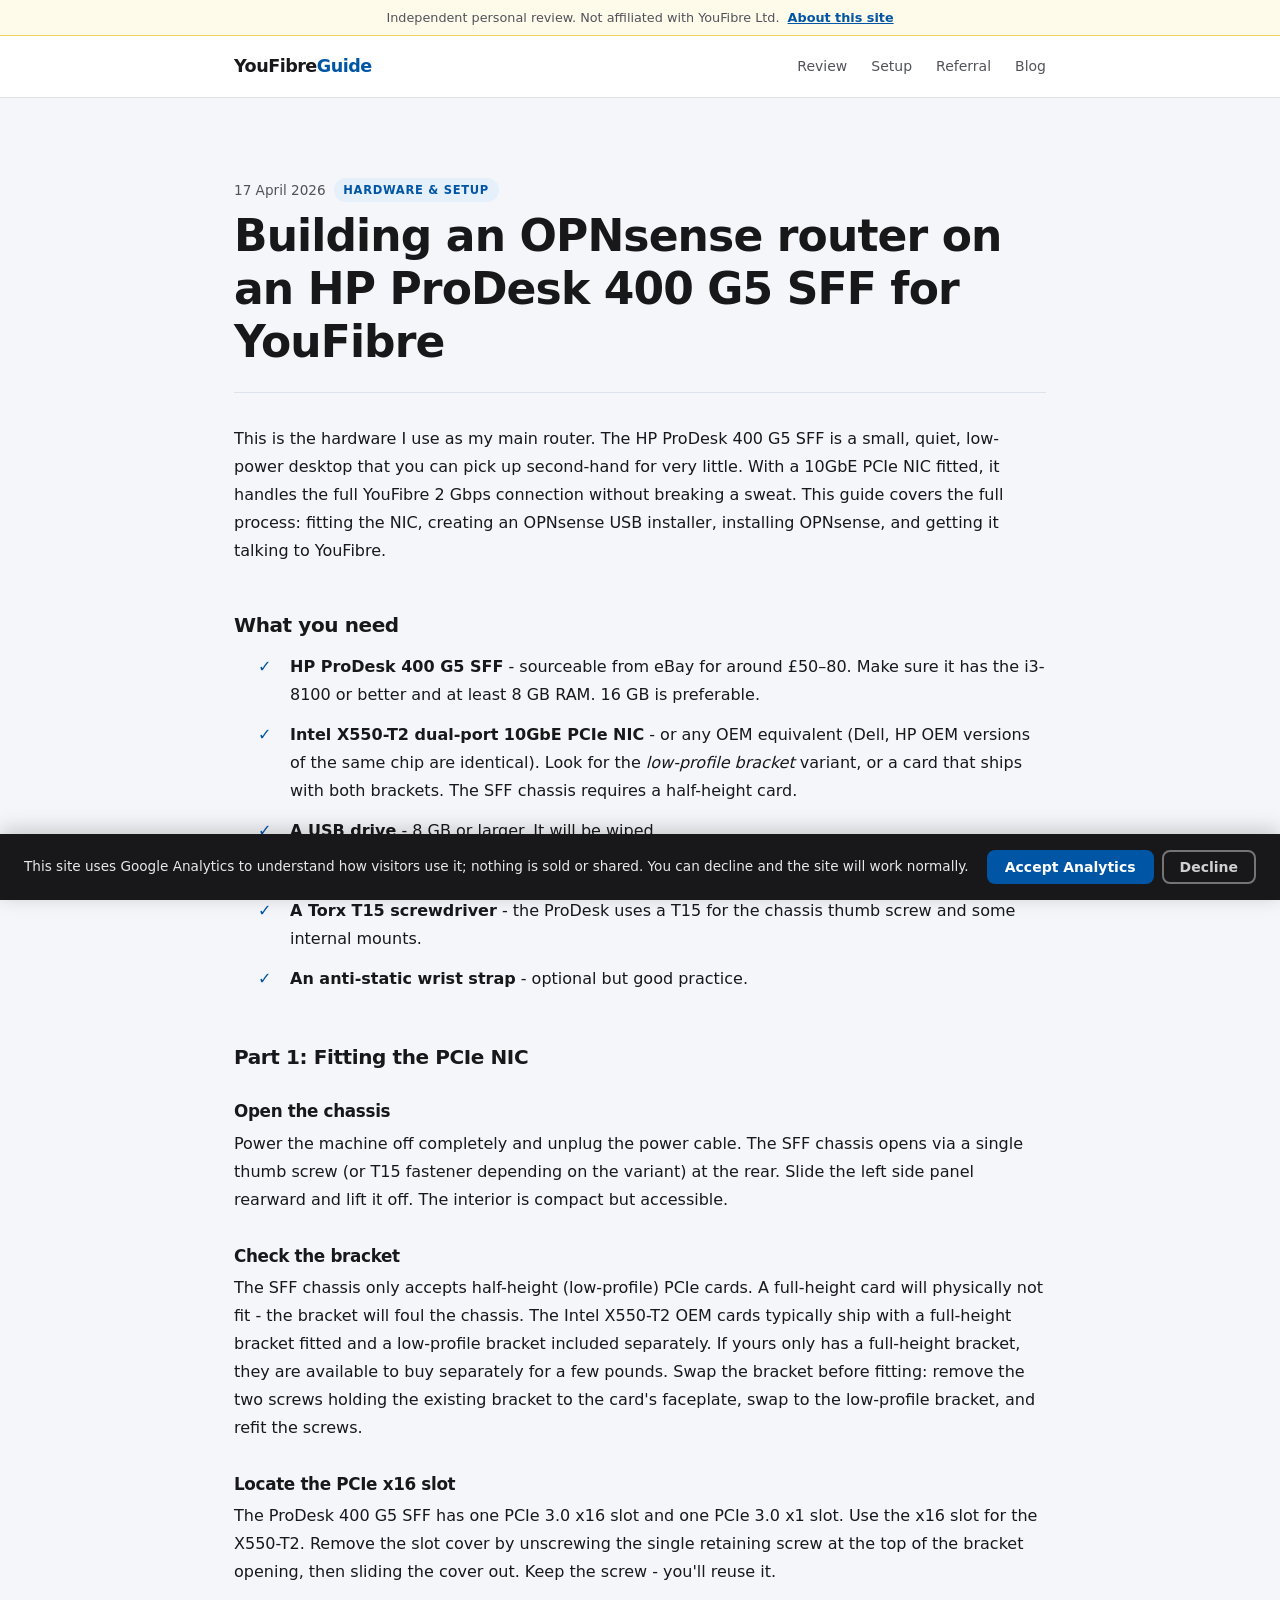
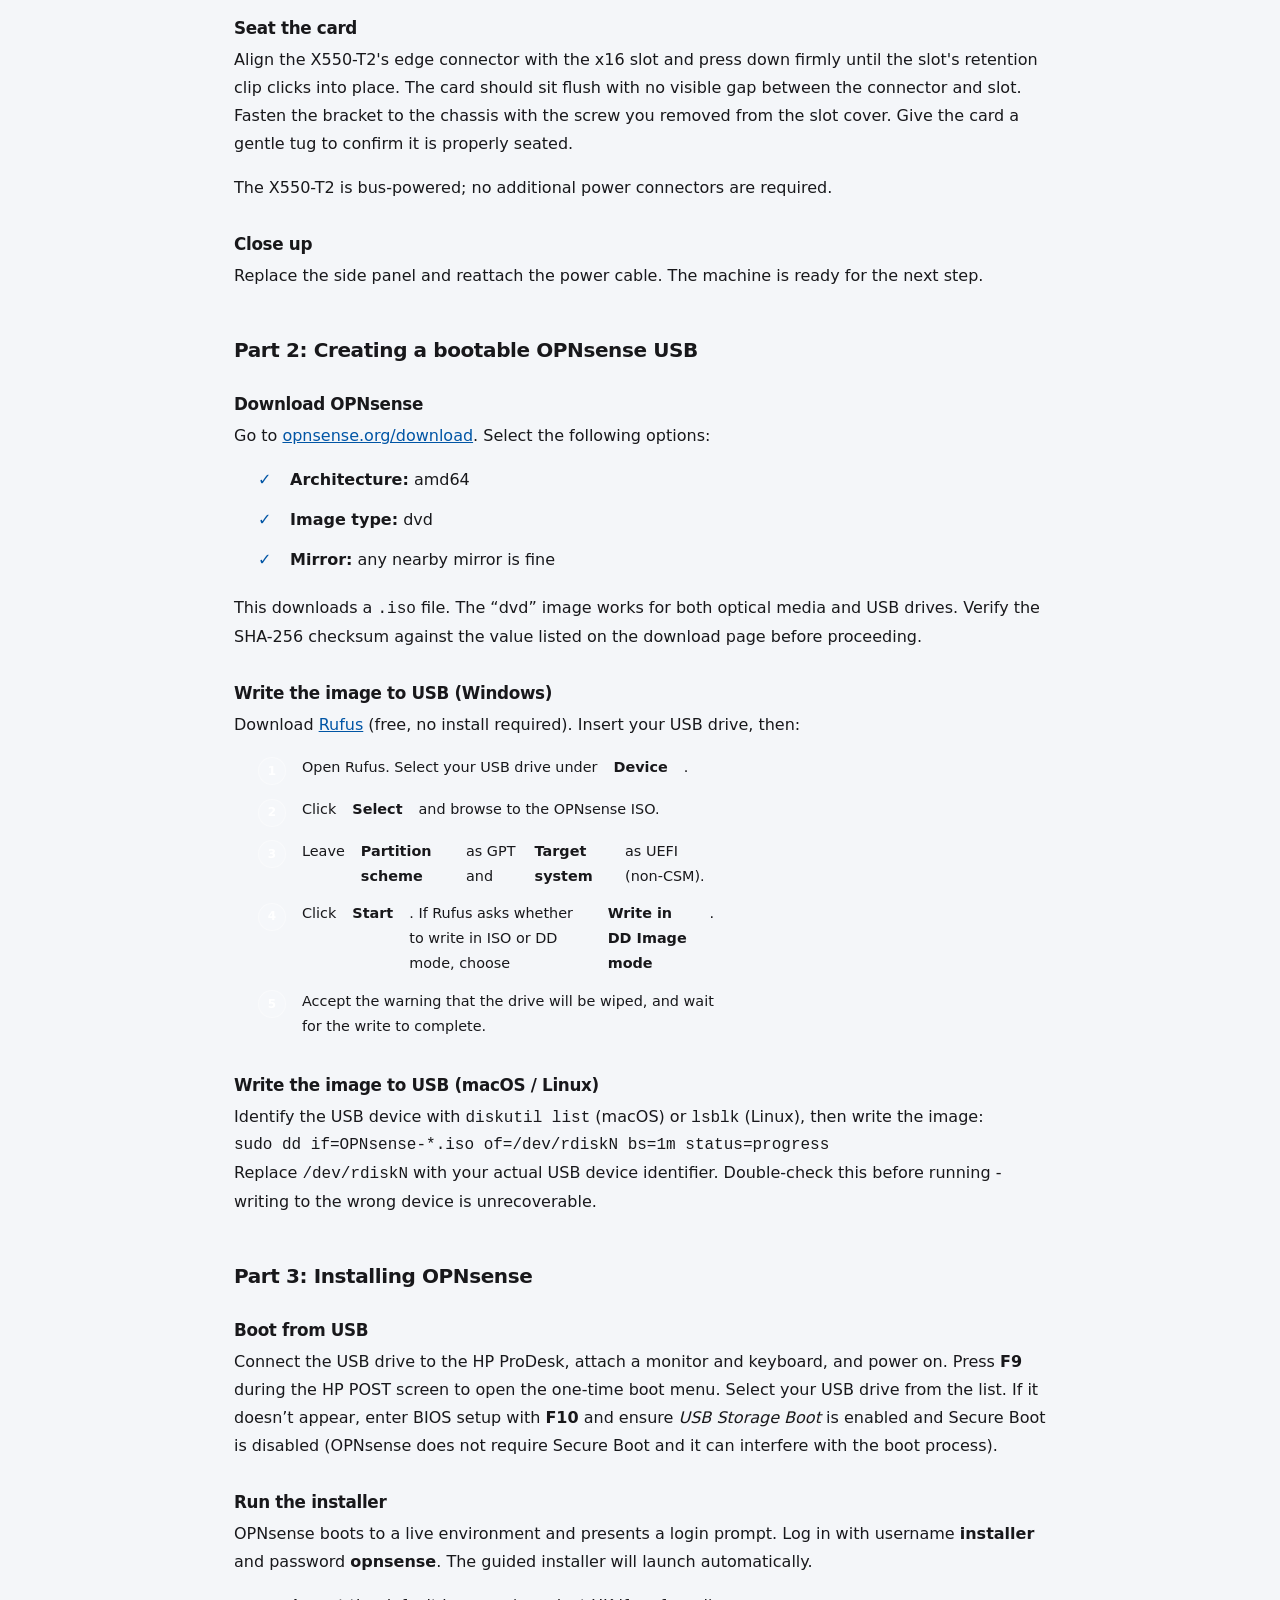
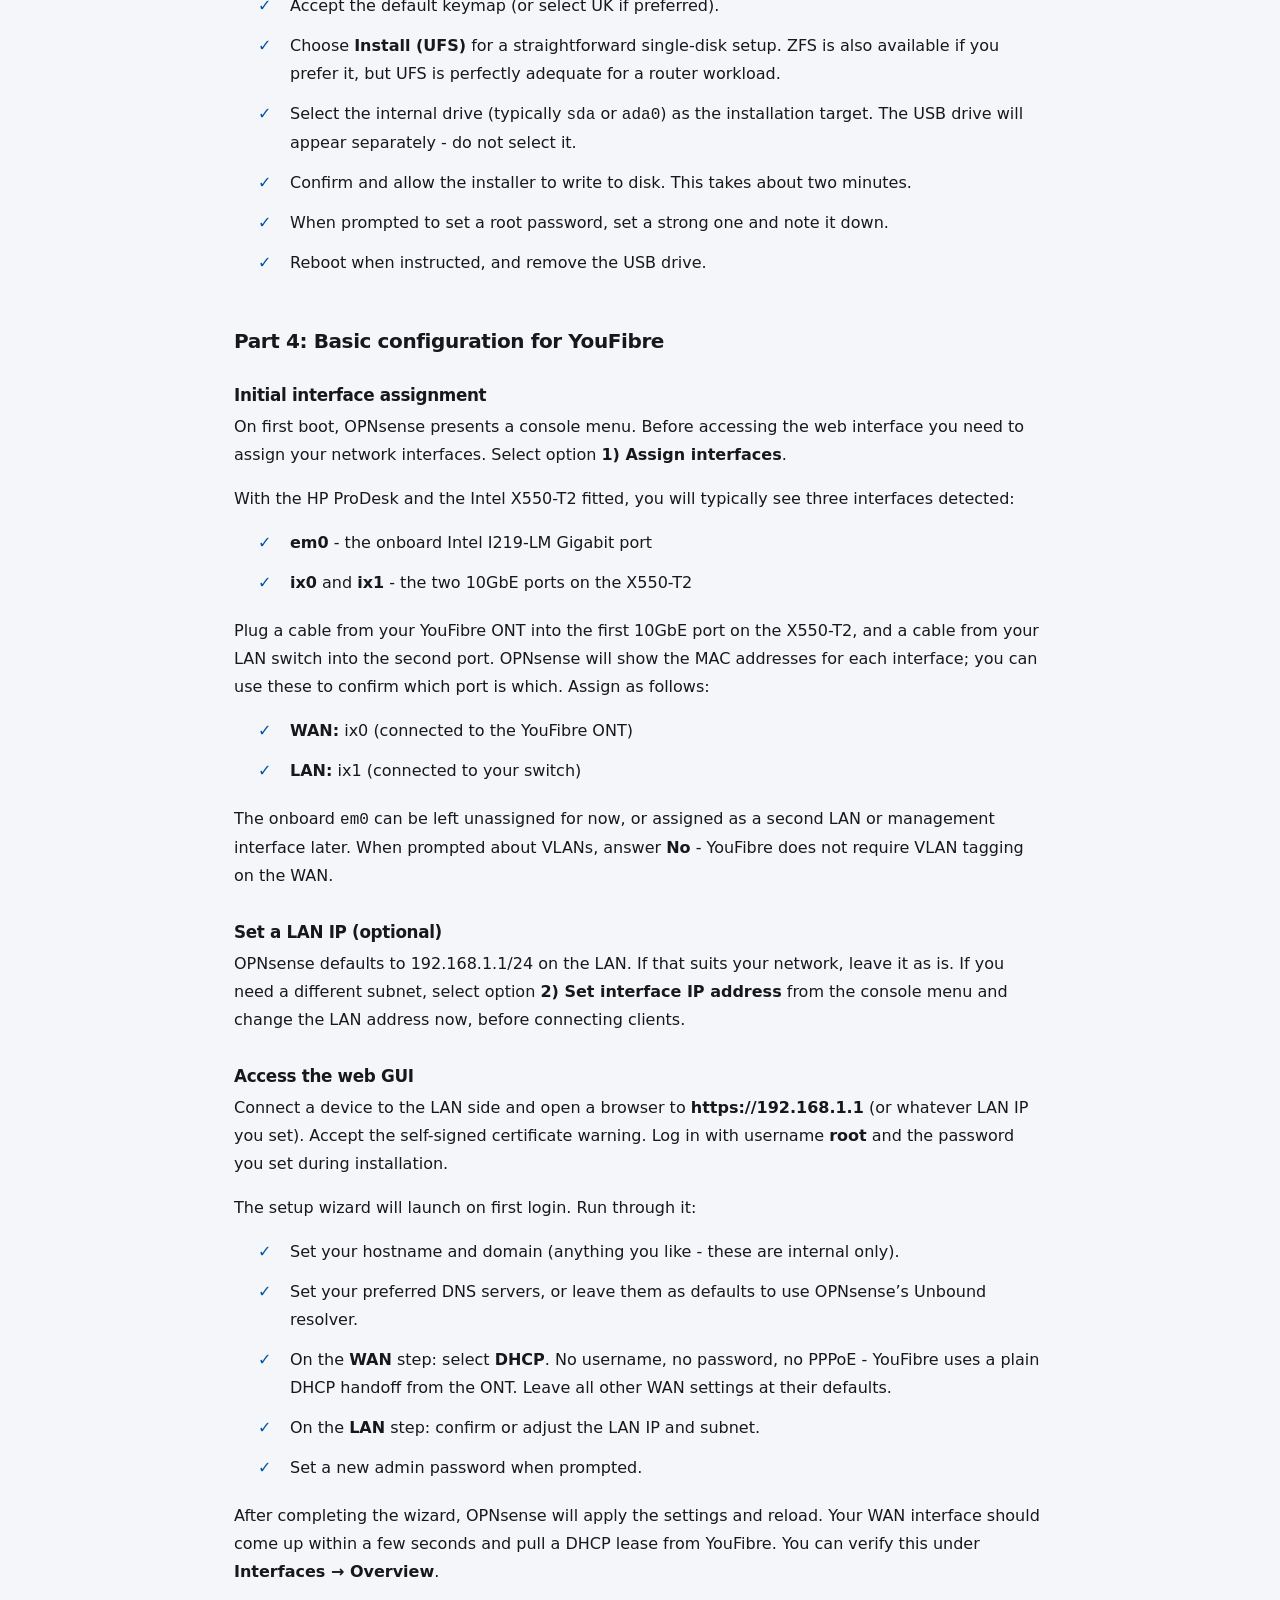
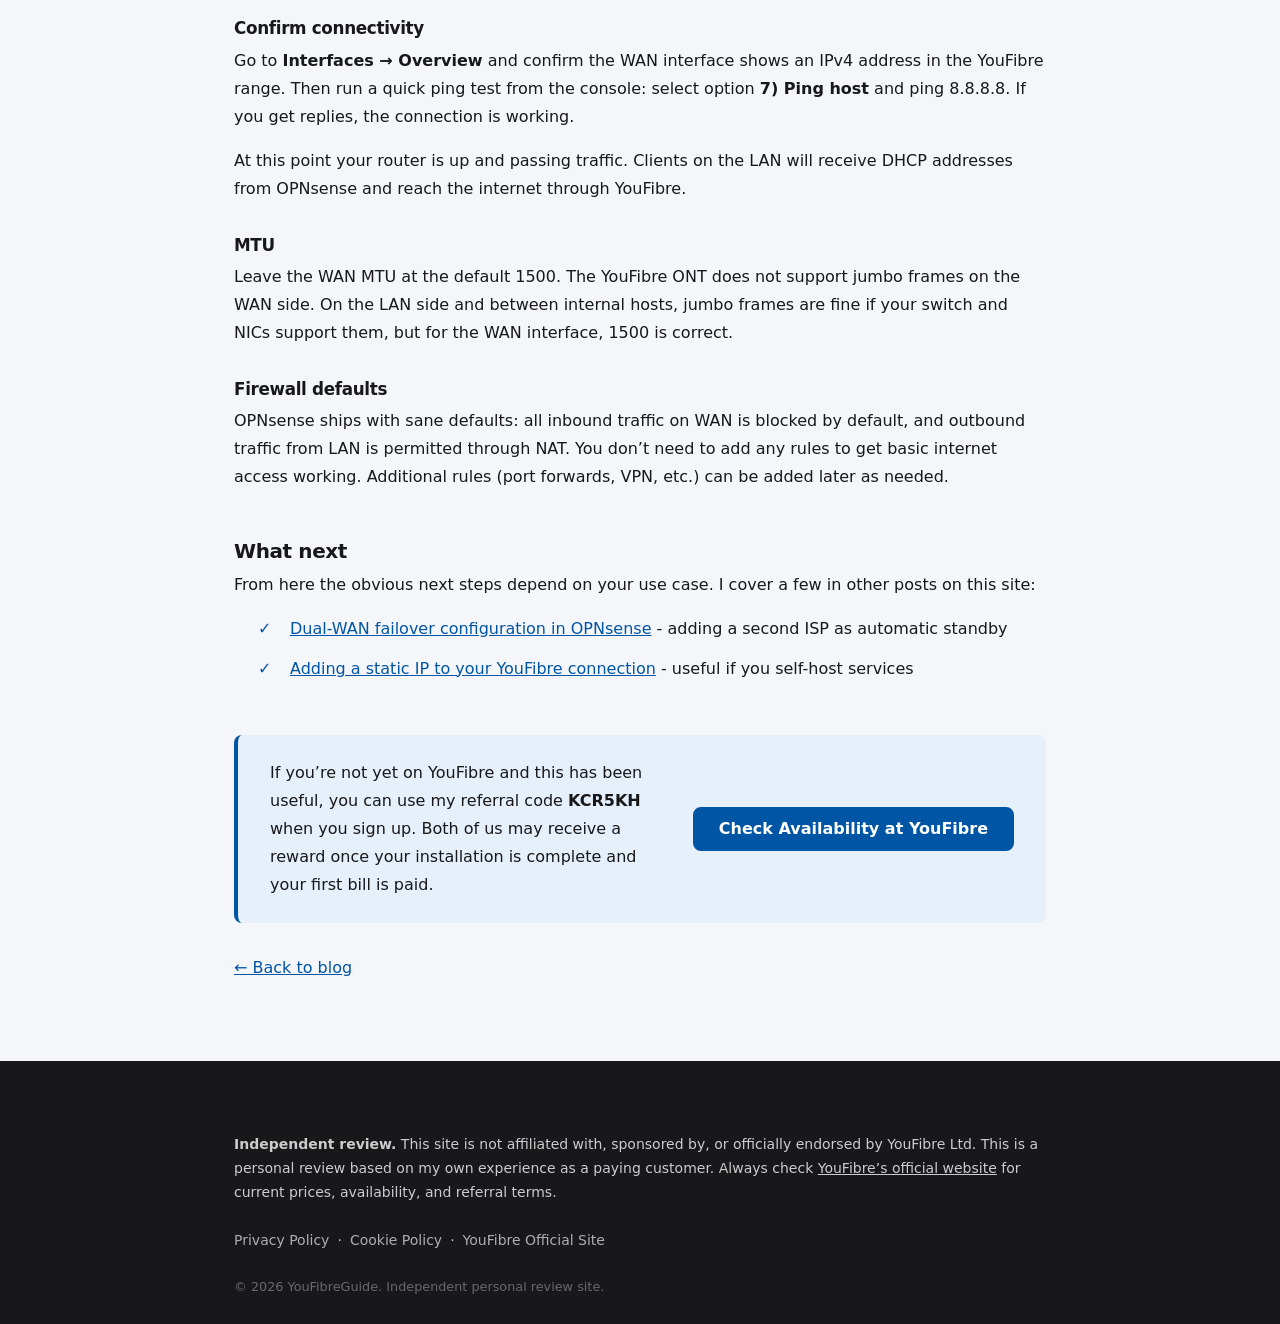
<file: blog/hp-prodesk-nic-opnsense-youfibre-setup.html>
<!DOCTYPE html>
<html lang="en">
<head>
  <meta charset="UTF-8">
  <meta name="viewport" content="width=device-width, initial-scale=1.0">

  <title>Building an OPNsense Router on an HP ProDesk 400 G5 SFF for YouFibre | YouFibreGuide</title>
  <meta name="description" content="Step-by-step guide: fitting an Intel X550-T2 10GbE NIC into an HP ProDesk 400 G5 SFF, creating a bootable OPNsense USB, installing OPNsense, and configuring it for YouFibre FTTP.">
  <meta name="author" content="Iain, Cirrotech Ltd">

  <link rel="canonical" href="https://www.myyoufibreguide.com/blog/hp-prodesk-nic-opnsense-youfibre-setup.html">

  <meta property="og:type" content="article">
  <meta property="og:title" content="Building an OPNsense Router on an HP ProDesk 400 G5 SFF for YouFibre | YouFibreGuide">
  <meta property="og:description" content="Step-by-step guide: fitting an Intel X550-T2 10GbE NIC into an HP ProDesk 400 G5 SFF, creating a bootable OPNsense USB, installing OPNsense, and configuring it for YouFibre FTTP.">
  <meta property="og:url" content="https://www.myyoufibreguide.com/blog/hp-prodesk-nic-opnsense-youfibre-setup.html">
  <meta property="article:published_time" content="2026-04-17">
  <meta property="article:author" content="Iain">

  <meta name="twitter:card" content="summary">
  <meta name="twitter:title" content="Building an OPNsense Router on an HP ProDesk 400 G5 SFF for YouFibre">
  <meta name="twitter:description" content="Fitting a 10GbE NIC, creating a bootable OPNsense USB, and doing a basic YouFibre FTTP configuration from scratch.">

  <script type="application/ld+json">
  {
    "@context": "https://schema.org",
    "@type": "BlogPosting",
    "headline": "Building an OPNsense Router on an HP ProDesk 400 G5 SFF for YouFibre",
    "description": "Step-by-step guide to fitting an Intel X550-T2 10GbE NIC into an HP ProDesk 400 G5 SFF, creating a bootable OPNsense USB, and configuring it for a YouFibre FTTP connection.",
    "datePublished": "2026-04-17",
    "dateModified": "2026-04-17",
    "url": "https://www.myyoufibreguide.com/blog/hp-prodesk-nic-opnsense-youfibre-setup.html",
    "author": {
      "@type": "Person",
      "name": "Iain",
      "jobTitle": "IT Consultant",
      "worksFor": {
        "@type": "Organization",
        "name": "Cirrotech Ltd"
      }
    },
    "publisher": {
      "@type": "Organization",
      "name": "YouFibreGuide",
      "url": "https://www.myyoufibreguide.com"
    },
    "mainEntityOfPage": {
      "@type": "WebPage",
      "@id": "https://www.myyoufibreguide.com/blog/hp-prodesk-nic-opnsense-youfibre-setup.html"
    },
    "keywords": ["OPNsense", "YouFibre", "HP ProDesk 400 G5 SFF", "Intel X550-T2", "10GbE NIC", "PCIe NIC install", "bootable USB OPNsense", "FTTP router", "custom router YouFibre"]
  }
  </script>

  <script async src="https://www.googletagmanager.com/gtag/js?id=G-F3RXV3BT7F"></script>
  <script>
    window.dataLayer = window.dataLayer || [];
    function gtag(){dataLayer.push(arguments);}
    gtag('consent', 'default', {
      'analytics_storage': 'denied',
      'ad_storage': 'denied',
      'wait_for_update': 500
    });
    gtag('js', new Date());
    gtag('config', 'G-F3RXV3BT7F');
  </script>

  <link rel="icon" href="../favicon.svg" type="image/svg+xml">
  <link rel="icon" href="../favicon.ico" sizes="any">
  <link rel="alternate" type="application/rss+xml" title="YouFibreGuide Blog" href="../feed.xml">
  <link rel="stylesheet" href="../styles.css">
</head>
<body>

  <div class="independence-bar" role="note">
    <span>Independent personal review. Not affiliated with YouFibre Ltd.</span>
    <a href="../index.html#footer-disclaimer" class="independence-bar__link">About this site</a>
  </div>

  <header class="site-header" role="banner">
    <div class="container">
      <div class="site-header__inner">
        <a href="../index.html" class="site-header__logo">YouFibre<span class="accent">Guide</span></a>
        <nav class="site-header__nav" aria-label="Page navigation">
          <a href="../index.html#review">Review</a>
          <a href="../index.html#setup">Setup</a>
          <a href="../index.html#referral">Referral</a>
          <a href="../blog.html">Blog</a>
        </nav>
      </div>
    </div>
  </header>

  <main id="main-content">

    <article class="section section--alt blog-post" aria-labelledby="post-heading">
      <div class="container">

        <div class="blog-post__header">
          <div class="blog-post__meta">
            <time datetime="2026-04-17">17 April 2026</time>
            <span class="blog-card__tag">Hardware &amp; Setup</span>
          </div>
          <h1 id="post-heading">Building an OPNsense router on an HP ProDesk 400&nbsp;G5&nbsp;SFF for YouFibre</h1>
        </div>

        <div class="blog-post__body">

          <p>
            This is the hardware I use as my main router. The HP ProDesk 400 G5 SFF is a small,
            quiet, low-power desktop that you can pick up second-hand for very little. With a
            10GbE PCIe NIC fitted, it handles the full YouFibre 2&nbsp;Gbps connection without
            breaking a sweat. This guide covers the full process: fitting the NIC, creating an
            OPNsense USB installer, installing OPNsense, and getting it talking to YouFibre.
          </p>

          <h2>What you need</h2>
          <ul class="feature-list">
            <li><strong>HP ProDesk 400 G5 SFF</strong> - sourceable from eBay for around &pound;50&ndash;80. Make sure it has the i3-8100 or better and at least 8&nbsp;GB RAM. 16&nbsp;GB is preferable.</li>
            <li><strong>Intel X550-T2 dual-port 10GbE PCIe NIC</strong> - or any OEM equivalent (Dell, HP OEM versions of the same chip are identical). Look for the <em>low-profile bracket</em> variant, or a card that ships with both brackets. The SFF chassis requires a half-height card.</li>
            <li><strong>A USB drive</strong> - 8&nbsp;GB or larger. It will be wiped.</li>
            <li><strong>A monitor and keyboard</strong> - needed for the initial install only.</li>
            <li><strong>A Torx T15 screwdriver</strong> - the ProDesk uses a T15 for the chassis thumb screw and some internal mounts.</li>
            <li><strong>An anti-static wrist strap</strong> - optional but good practice.</li>
          </ul>

          <h2>Part 1: Fitting the PCIe NIC</h2>

          <h3>Open the chassis</h3>
          <p>
            Power the machine off completely and unplug the power cable. The SFF chassis
            opens via a single thumb screw (or T15 fastener depending on the variant) at the
            rear. Slide the left side panel rearward and lift it off. The interior is compact
            but accessible.
          </p>

          <h3>Check the bracket</h3>
          <p>
            The SFF chassis only accepts half-height (low-profile) PCIe cards. A full-height
            card will physically not fit - the bracket will foul the chassis. The
            Intel X550-T2 OEM cards typically ship with a full-height bracket fitted and a
            low-profile bracket included separately. If yours only has a full-height bracket,
            they are available to buy separately for a few pounds. Swap the bracket before
            fitting: remove the two screws holding the existing bracket to the card's
            faceplate, swap to the low-profile bracket, and refit the screws.
          </p>

          <h3>Locate the PCIe x16 slot</h3>
          <p>
            The ProDesk 400 G5 SFF has one PCIe&nbsp;3.0 x16 slot and one PCIe&nbsp;3.0 x1 slot.
            Use the x16 slot for the X550-T2. Remove the slot cover by unscrewing the single
            retaining screw at the top of the bracket opening, then sliding the cover out.
            Keep the screw - you'll reuse it.
          </p>

          <h3>Seat the card</h3>
          <p>
            Align the X550-T2's edge connector with the x16 slot and press down firmly until
            the slot's retention clip clicks into place. The card should sit flush with no
            visible gap between the connector and slot. Fasten the bracket to the chassis
            with the screw you removed from the slot cover. Give the card a gentle tug to
            confirm it is properly seated.
          </p>
          <p>
            The X550-T2 is bus-powered; no additional power connectors are required.
          </p>

          <h3>Close up</h3>
          <p>
            Replace the side panel and reattach the power cable. The machine is ready for
            the next step.
          </p>

          <h2>Part 2: Creating a bootable OPNsense USB</h2>

          <h3>Download OPNsense</h3>
          <p>
            Go to <a href="https://opnsense.org/download/" target="_blank" rel="noopener noreferrer">opnsense.org/download</a>.
            Select the following options:
          </p>
          <ul class="feature-list">
            <li><strong>Architecture:</strong> amd64</li>
            <li><strong>Image type:</strong> dvd</li>
            <li><strong>Mirror:</strong> any nearby mirror is fine</li>
          </ul>
          <p>
            This downloads a <code>.iso</code> file. The &ldquo;dvd&rdquo; image works for
            both optical media and USB drives. Verify the SHA-256 checksum against the value
            listed on the download page before proceeding.
          </p>

          <h3>Write the image to USB (Windows)</h3>
          <p>
            Download <a href="https://rufus.ie" target="_blank" rel="noopener noreferrer">Rufus</a>
            (free, no install required). Insert your USB drive, then:
          </p>
          <ol class="how-it-works" style="color: inherit; gap: 0.5rem;">
            <li style="color: inherit;">Open Rufus. Select your USB drive under <strong>Device</strong>.</li>
            <li style="color: inherit;">Click <strong>Select</strong> and browse to the OPNsense ISO.</li>
            <li style="color="inherit;">Leave <strong>Partition scheme</strong> as GPT and <strong>Target system</strong> as UEFI (non-CSM).</li>
            <li style="color="inherit;">Click <strong>Start</strong>. If Rufus asks whether to write in ISO or DD mode, choose <strong>Write in DD Image mode</strong>.</li>
            <li style="color="inherit;">Accept the warning that the drive will be wiped, and wait for the write to complete.</li>
          </ol>

          <h3>Write the image to USB (macOS / Linux)</h3>
          <p>
            Identify the USB device with <code>diskutil list</code> (macOS) or <code>lsblk</code> (Linux),
            then write the image:
          </p>
          <pre><code>sudo dd if=OPNsense-*.iso of=/dev/rdiskN bs=1m status=progress</code></pre>
          <p>
            Replace <code>/dev/rdiskN</code> with your actual USB device identifier. Double-check this
            before running - writing to the wrong device is unrecoverable.
          </p>

          <h2>Part 3: Installing OPNsense</h2>

          <h3>Boot from USB</h3>
          <p>
            Connect the USB drive to the HP ProDesk, attach a monitor and keyboard, and power on.
            Press <strong>F9</strong> during the HP POST screen to open the one-time boot menu.
            Select your USB drive from the list. If it doesn&rsquo;t appear, enter BIOS setup
            with <strong>F10</strong> and ensure <em>USB Storage Boot</em> is enabled and Secure Boot
            is disabled (OPNsense does not require Secure Boot and it can interfere with the boot process).
          </p>

          <h3>Run the installer</h3>
          <p>
            OPNsense boots to a live environment and presents a login prompt. Log in with
            username <strong>installer</strong> and password <strong>opnsense</strong>. The
            guided installer will launch automatically.
          </p>
          <ul class="feature-list">
            <li>Accept the default keymap (or select UK if preferred).</li>
            <li>Choose <strong>Install (UFS)</strong> for a straightforward single-disk setup. ZFS is also available if you prefer it, but UFS is perfectly adequate for a router workload.</li>
            <li>Select the internal drive (typically <code>sda</code> or <code>ada0</code>) as the installation target. The USB drive will appear separately - do not select it.</li>
            <li>Confirm and allow the installer to write to disk. This takes about two minutes.</li>
            <li>When prompted to set a root password, set a strong one and note it down.</li>
            <li>Reboot when instructed, and remove the USB drive.</li>
          </ul>

          <h2>Part 4: Basic configuration for YouFibre</h2>

          <h3>Initial interface assignment</h3>
          <p>
            On first boot, OPNsense presents a console menu. Before accessing the web
            interface you need to assign your network interfaces. Select option
            <strong>1) Assign interfaces</strong>.
          </p>
          <p>
            With the HP ProDesk and the Intel X550-T2 fitted, you will typically see three
            interfaces detected:
          </p>
          <ul class="feature-list">
            <li><strong>em0</strong> - the onboard Intel I219-LM Gigabit port</li>
            <li><strong>ix0</strong> and <strong>ix1</strong> - the two 10GbE ports on the X550-T2</li>
          </ul>
          <p>
            Plug a cable from your YouFibre ONT into the first 10GbE port on the X550-T2,
            and a cable from your LAN switch into the second port. OPNsense will show the MAC
            addresses for each interface; you can use these to confirm which port is which.
            Assign as follows:
          </p>
          <ul class="feature-list">
            <li><strong>WAN:</strong> ix0 (connected to the YouFibre ONT)</li>
            <li><strong>LAN:</strong> ix1 (connected to your switch)</li>
          </ul>
          <p>
            The onboard <code>em0</code> can be left unassigned for now, or assigned as a second
            LAN or management interface later. When prompted about VLANs, answer <strong>No</strong>
            - YouFibre does not require VLAN tagging on the WAN.
          </p>

          <h3>Set a LAN IP (optional)</h3>
          <p>
            OPNsense defaults to 192.168.1.1/24 on the LAN. If that suits your network,
            leave it as is. If you need a different subnet, select option
            <strong>2) Set interface IP address</strong> from the console menu and change the
            LAN address now, before connecting clients.
          </p>

          <h3>Access the web GUI</h3>
          <p>
            Connect a device to the LAN side and open a browser to
            <strong>https://192.168.1.1</strong> (or whatever LAN IP you set). Accept
            the self-signed certificate warning. Log in with username <strong>root</strong>
            and the password you set during installation.
          </p>
          <p>
            The setup wizard will launch on first login. Run through it:
          </p>
          <ul class="feature-list">
            <li>Set your hostname and domain (anything you like - these are internal only).</li>
            <li>Set your preferred DNS servers, or leave them as defaults to use OPNsense&rsquo;s Unbound resolver.</li>
            <li>On the <strong>WAN</strong> step: select <strong>DHCP</strong>. No username, no password, no PPPoE - YouFibre uses a plain DHCP handoff from the ONT. Leave all other WAN settings at their defaults.</li>
            <li>On the <strong>LAN</strong> step: confirm or adjust the LAN IP and subnet.</li>
            <li>Set a new admin password when prompted.</li>
          </ul>
          <p>
            After completing the wizard, OPNsense will apply the settings and reload. Your
            WAN interface should come up within a few seconds and pull a DHCP lease from
            YouFibre. You can verify this under <strong>Interfaces &rarr; Overview</strong>.
          </p>

          <h3>Confirm connectivity</h3>
          <p>
            Go to <strong>Interfaces &rarr; Overview</strong> and confirm the WAN interface
            shows an IPv4 address in the YouFibre range. Then run a quick ping test from the
            console: select option <strong>7) Ping host</strong> and ping 8.8.8.8. If you
            get replies, the connection is working.
          </p>
          <p>
            At this point your router is up and passing traffic. Clients on the LAN will
            receive DHCP addresses from OPNsense and reach the internet through YouFibre.
          </p>

          <h3>MTU</h3>
          <p>
            Leave the WAN MTU at the default 1500. The YouFibre ONT does not support jumbo
            frames on the WAN side. On the LAN side and between internal hosts, jumbo frames
            are fine if your switch and NICs support them, but for the WAN interface, 1500
            is correct.
          </p>

          <h3>Firewall defaults</h3>
          <p>
            OPNsense ships with sane defaults: all inbound traffic on WAN is blocked by
            default, and outbound traffic from LAN is permitted through NAT. You don&rsquo;t
            need to add any rules to get basic internet access working. Additional rules
            (port forwards, VPN, etc.) can be added later as needed.
          </p>

          <h2>What next</h2>
          <p>
            From here the obvious next steps depend on your use case. I cover a few
            in other posts on this site:
          </p>
          <ul class="feature-list">
            <li><a href="opnsense-youfibre-setup.html">Dual-WAN failover configuration in OPNsense</a> - adding a second ISP as automatic standby</li>
            <li><a href="youfibre-static-ip.html">Adding a static IP to your YouFibre connection</a> - useful if you self-host services</li>
          </ul>

          <div class="blog-post__referral">
            <p>
              If you&rsquo;re not yet on YouFibre and this has been useful, you can use my
              referral code <strong>KCR5KH</strong> when you sign up. Both of us may receive
              a reward once your installation is complete and your first bill is paid.
            </p>
            <a href="https://www.youfibre.com/check-availability/" class="btn btn--primary" onclick="trackReferralClick()" target="_blank" rel="noopener noreferrer">
              Check Availability at YouFibre
            </a>
          </div>

        </div>

        <p style="margin-top: 2rem;"><a href="../blog.html">&larr; Back to blog</a></p>

      </div>
    </article>

  </main>

  <footer class="site-footer" role="contentinfo">
    <div class="container">
      <div class="site-footer__inner">

        <p class="site-footer__disclaimer" id="footer-disclaimer">
          <strong>Independent review.</strong> This site is not affiliated with, sponsored
          by, or officially endorsed by YouFibre Ltd. This is a personal review based on my
          own experience as a paying customer. Always check
          <a href="https://www.youfibre.com" target="_blank" rel="noopener noreferrer">YouFibre&rsquo;s official website</a>
          for current prices, availability, and referral terms.
        </p>

        <nav class="site-footer__links" aria-label="Footer links">
          <a href="../privacy-policy.html">Privacy Policy</a>
          <span aria-hidden="true">&middot;</span>
          <a href="../cookie-policy.html">Cookie Policy</a>
          <span aria-hidden="true">&middot;</span>
          <a href="https://www.youfibre.com" target="_blank" rel="noopener noreferrer">YouFibre Official Site</a>
        </nav>

        <p class="site-footer__copy">
          &copy; <span id="currentYear"></span> YouFibreGuide. Independent personal review site.
        </p>

      </div>
    </div>
  </footer>

  <div class="toast" id="copyToast" role="status" aria-live="polite" aria-atomic="true">
    Code copied to clipboard!
  </div>

  <div class="cookie-banner" id="cookieBanner" role="dialog" aria-live="polite" aria-label="Cookie consent" aria-hidden="true">
    <p class="cookie-banner__text">
      This site uses Google Analytics to understand how visitors use it; nothing is sold
      or shared. You can decline and the site will work normally.
    </p>
    <div class="cookie-banner__actions">
      <button class="btn btn--primary btn--sm" id="cookieAccept">Accept Analytics</button>
      <button class="btn btn--secondary btn--sm" id="cookieDecline">Decline</button>
    </div>
  </div>

  <script src="../script.js"></script>
</body>
</html>
</file>
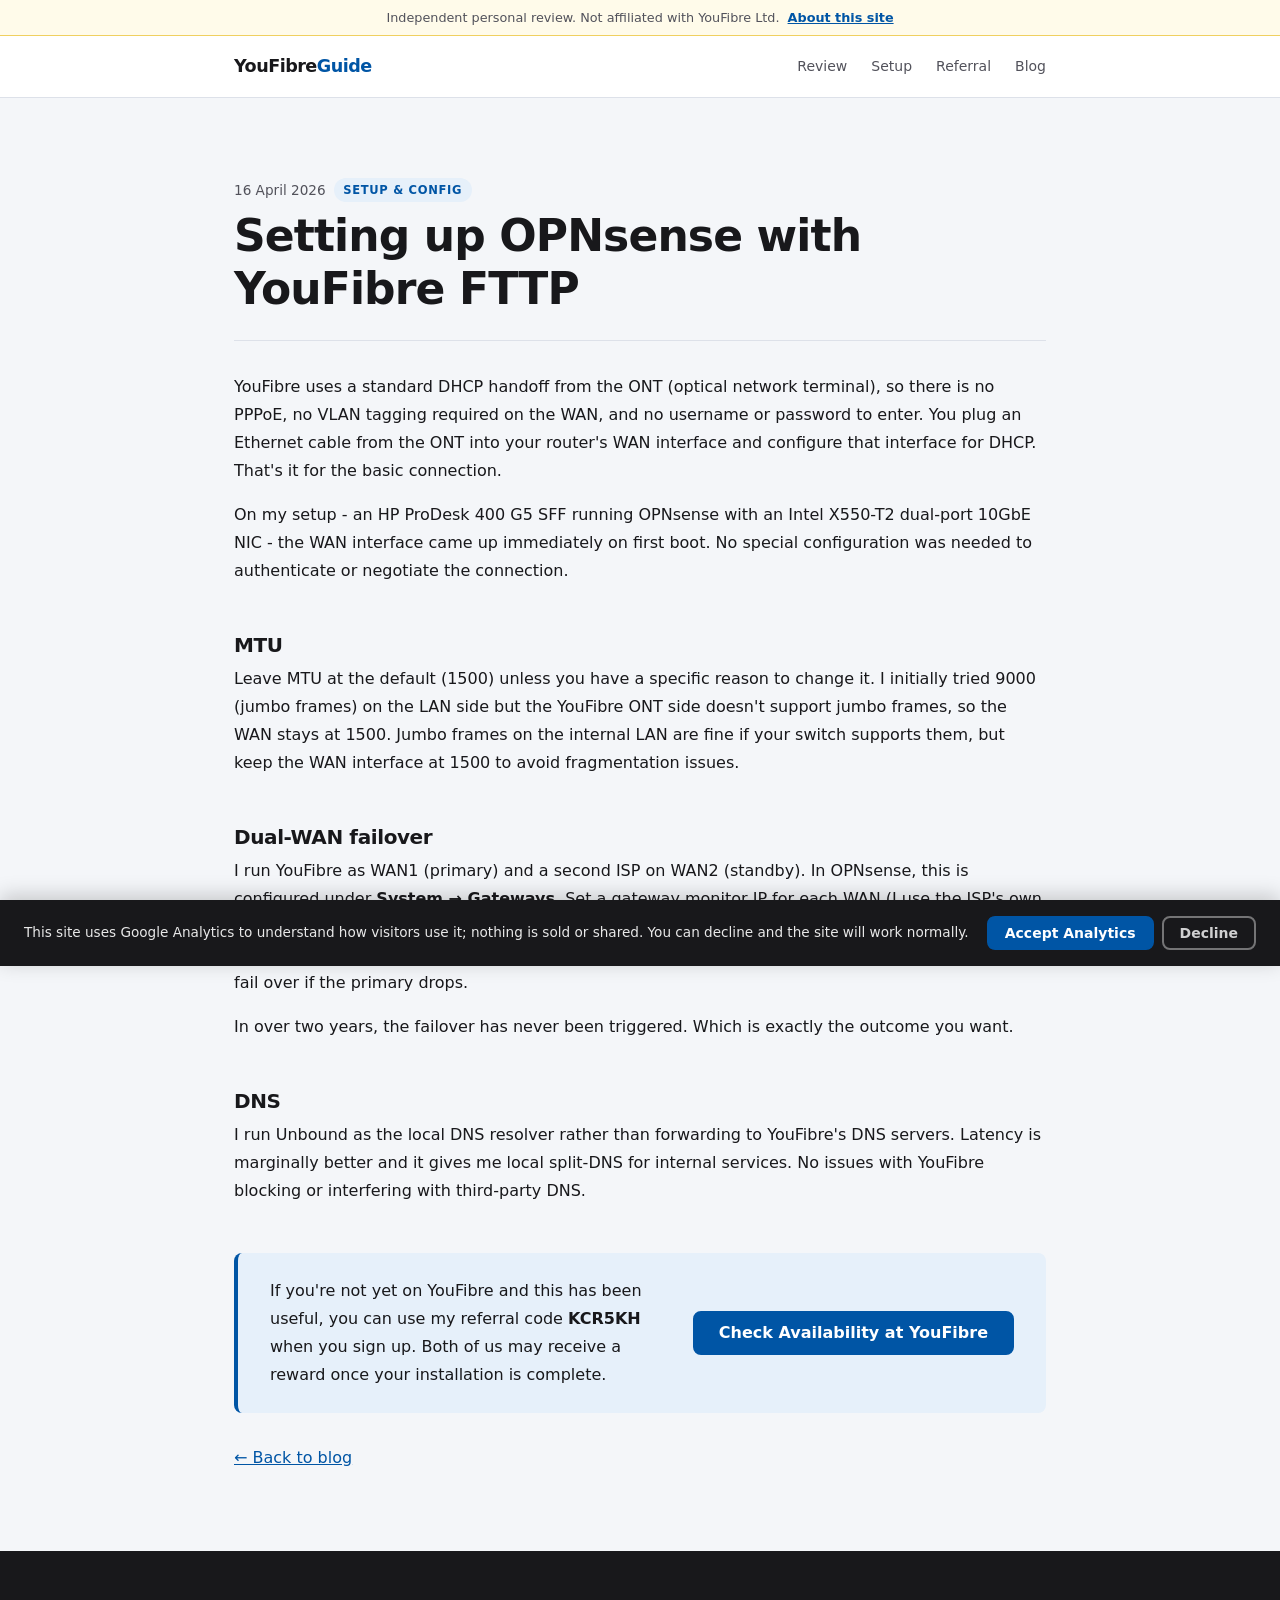
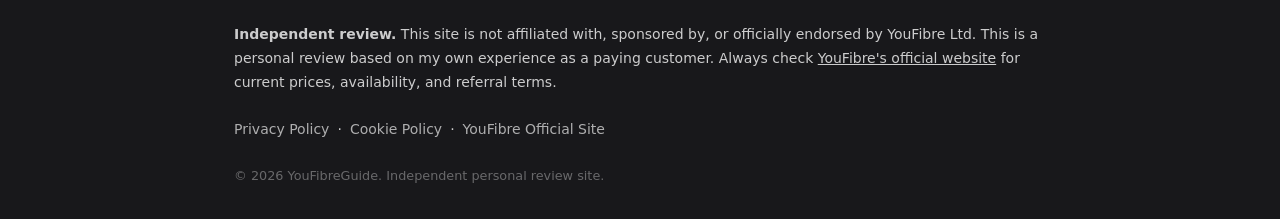
<file: blog/opnsense-youfibre-setup.html>
<!DOCTYPE html>
<html lang="en">
<head>
  <meta charset="UTF-8">
  <meta name="viewport" content="width=device-width, initial-scale=1.0">

  <title>Setting up OPNsense with YouFibre FTTP | YouFibreGuide</title>
  <meta name="description" content="How to configure OPNsense with a YouFibre FTTP connection. Covers DHCP handoff from the ONT, MTU settings, dual-WAN failover, and DNS with Unbound.">
  <meta name="author" content="Iain, Cirrotech Ltd">

  <link rel="canonical" href="https://www.myyoufibreguide.com/blog/opnsense-youfibre-setup.html">

  <meta property="og:type" content="article">
  <meta property="og:title" content="Setting up OPNsense with YouFibre FTTP | YouFibreGuide">
  <meta property="og:description" content="How to configure OPNsense with a YouFibre FTTP connection. Covers DHCP handoff from the ONT, MTU settings, dual-WAN failover, and DNS with Unbound.">
  <meta property="og:url" content="https://www.myyoufibreguide.com/blog/opnsense-youfibre-setup.html">
  <meta property="article:published_time" content="2026-04-16">
  <meta property="article:author" content="Iain">

  <meta name="twitter:card" content="summary">
  <meta name="twitter:title" content="Setting up OPNsense with YouFibre FTTP">
  <meta name="twitter:description" content="How to configure OPNsense with a YouFibre FTTP connection. DHCP handoff, MTU, dual-WAN failover, and DNS configuration.">

  <script type="application/ld+json">
  {
    "@context": "https://schema.org",
    "@type": "BlogPosting",
    "headline": "Setting up OPNsense with YouFibre FTTP",
    "description": "How to configure OPNsense with a YouFibre FTTP connection. Covers DHCP handoff from the ONT, MTU settings, dual-WAN failover, and DNS configuration.",
    "datePublished": "2026-04-16",
    "dateModified": "2026-04-16",
    "url": "https://www.myyoufibreguide.com/blog/opnsense-youfibre-setup.html",
    "author": {
      "@type": "Person",
      "name": "Iain",
      "jobTitle": "IT Consultant",
      "worksFor": {
        "@type": "Organization",
        "name": "Cirrotech Ltd"
      }
    },
    "publisher": {
      "@type": "Organization",
      "name": "YouFibreGuide",
      "url": "https://www.myyoufibreguide.com"
    },
    "mainEntityOfPage": {
      "@type": "WebPage",
      "@id": "https://www.myyoufibreguide.com/blog/opnsense-youfibre-setup.html"
    },
    "keywords": ["OPNsense", "YouFibre", "FTTP", "custom router", "dual WAN", "MTU", "Unbound", "DNS", "HP ProDesk"]
  }
  </script>

  <script async src="https://www.googletagmanager.com/gtag/js?id=G-F3RXV3BT7F"></script>
  <script>
    window.dataLayer = window.dataLayer || [];
    function gtag(){dataLayer.push(arguments);}
    gtag('consent', 'default', {
      'analytics_storage': 'denied',
      'ad_storage': 'denied',
      'wait_for_update': 500
    });
    gtag('js', new Date());
    gtag('config', 'G-F3RXV3BT7F');
  </script>

  <link rel="icon" href="../favicon.svg" type="image/svg+xml">
  <link rel="icon" href="../favicon.ico" sizes="any">
  <link rel="alternate" type="application/rss+xml" title="YouFibreGuide Blog" href="../feed.xml">
  <link rel="stylesheet" href="../styles.css">
</head>
<body>

  <div class="independence-bar" role="note">
    <span>Independent personal review. Not affiliated with YouFibre Ltd.</span>
    <a href="../index.html#footer-disclaimer" class="independence-bar__link">About this site</a>
  </div>

  <header class="site-header" role="banner">
    <div class="container">
      <div class="site-header__inner">
        <a href="../index.html" class="site-header__logo">YouFibre<span class="accent">Guide</span></a>
        <nav class="site-header__nav" aria-label="Page navigation">
          <a href="../index.html#review">Review</a>
          <a href="../index.html#setup">Setup</a>
          <a href="../index.html#referral">Referral</a>
          <a href="../blog.html">Blog</a>
        </nav>
      </div>
    </div>
  </header>

  <main id="main-content">

    <article class="section section--alt blog-post" aria-labelledby="post-heading">
      <div class="container">

        <div class="blog-post__header">
          <div class="blog-post__meta">
            <time datetime="2026-04-16">16 April 2026</time>
            <span class="blog-card__tag">Setup &amp; Config</span>
          </div>
          <h1 id="post-heading">Setting up OPNsense with YouFibre FTTP</h1>
        </div>

        <div class="blog-post__body">
          <p>
            YouFibre uses a standard DHCP handoff from the ONT (optical network terminal),
            so there is no PPPoE, no VLAN tagging required on the WAN, and no username or
            password to enter. You plug an Ethernet cable from the ONT into your router's
            WAN interface and configure that interface for DHCP. That's it for the basic
            connection.
          </p>
          <p>
            On my setup - an HP ProDesk 400 G5 SFF running OPNsense with an Intel X550-T2
            dual-port 10GbE NIC - the WAN interface came up immediately on first boot.
            No special configuration was needed to authenticate or negotiate the connection.
          </p>

          <h2>MTU</h2>
          <p>
            Leave MTU at the default (1500) unless you have a specific reason to change it.
            I initially tried 9000 (jumbo frames) on the LAN side but the YouFibre ONT side
            doesn't support jumbo frames, so the WAN stays at 1500. Jumbo frames on the
            internal LAN are fine if your switch supports them, but keep the WAN interface
            at 1500 to avoid fragmentation issues.
          </p>

          <h2>Dual-WAN failover</h2>
          <p>
            I run YouFibre as WAN1 (primary) and a second ISP on WAN2 (standby). In
            OPNsense, this is configured under <strong>System &rarr; Gateways</strong>.
            Set a gateway monitor IP for each WAN (I use the ISP's own DNS server address
            as the monitor target), then create a gateway group with WAN1 at Tier 1 and
            WAN2 at Tier 2. Apply that gateway group to your LAN firewall rules and
            OPNsense will automatically fail over if the primary drops.
          </p>
          <p>
            In over two years, the failover has never been triggered. Which is exactly the
            outcome you want.
          </p>

          <h2>DNS</h2>
          <p>
            I run Unbound as the local DNS resolver rather than forwarding to YouFibre's
            DNS servers. Latency is marginally better and it gives me local split-DNS for
            internal services. No issues with YouFibre blocking or interfering with
            third-party DNS.
          </p>

          <div class="blog-post__referral">
            <p>
              If you're not yet on YouFibre and this has been useful, you can use my referral
              code <strong>KCR5KH</strong> when you sign up. Both of us may receive a reward
              once your installation is complete.
            </p>
            <a href="https://www.youfibre.com/check-availability/" class="btn btn--primary" onclick="trackReferralClick()" target="_blank" rel="noopener noreferrer">
              Check Availability at YouFibre
            </a>
          </div>
        </div>

        <p style="margin-top: 2rem;"><a href="../blog.html">&larr; Back to blog</a></p>

      </div>
    </article>

  </main>

  <footer class="site-footer" role="contentinfo">
    <div class="container">
      <div class="site-footer__inner">

        <p class="site-footer__disclaimer" id="footer-disclaimer">
          <strong>Independent review.</strong> This site is not affiliated with, sponsored
          by, or officially endorsed by YouFibre Ltd. This is a personal review based on my
          own experience as a paying customer. Always check
          <a href="https://www.youfibre.com" target="_blank" rel="noopener noreferrer">YouFibre's official website</a>
          for current prices, availability, and referral terms.
        </p>

        <nav class="site-footer__links" aria-label="Footer links">
          <a href="../privacy-policy.html">Privacy Policy</a>
          <span aria-hidden="true">·</span>
          <a href="../cookie-policy.html">Cookie Policy</a>
          <span aria-hidden="true">·</span>
          <a href="https://www.youfibre.com" target="_blank" rel="noopener noreferrer">YouFibre Official Site</a>
        </nav>

        <p class="site-footer__copy">
          &copy; <span id="currentYear"></span> YouFibreGuide. Independent personal review site.
        </p>

      </div>
    </div>
  </footer>

  <div class="toast" id="copyToast" role="status" aria-live="polite" aria-atomic="true">
    Code copied to clipboard!
  </div>

  <div class="cookie-banner" id="cookieBanner" role="dialog" aria-live="polite" aria-label="Cookie consent" aria-hidden="true">
    <p class="cookie-banner__text">
      This site uses Google Analytics to understand how visitors use it; nothing is sold
      or shared. You can decline and the site will work normally.
    </p>
    <div class="cookie-banner__actions">
      <button class="btn btn--primary btn--sm" id="cookieAccept">Accept Analytics</button>
      <button class="btn btn--secondary btn--sm" id="cookieDecline">Decline</button>
    </div>
  </div>

  <script src="../script.js"></script>
</body>
</html>
</file>
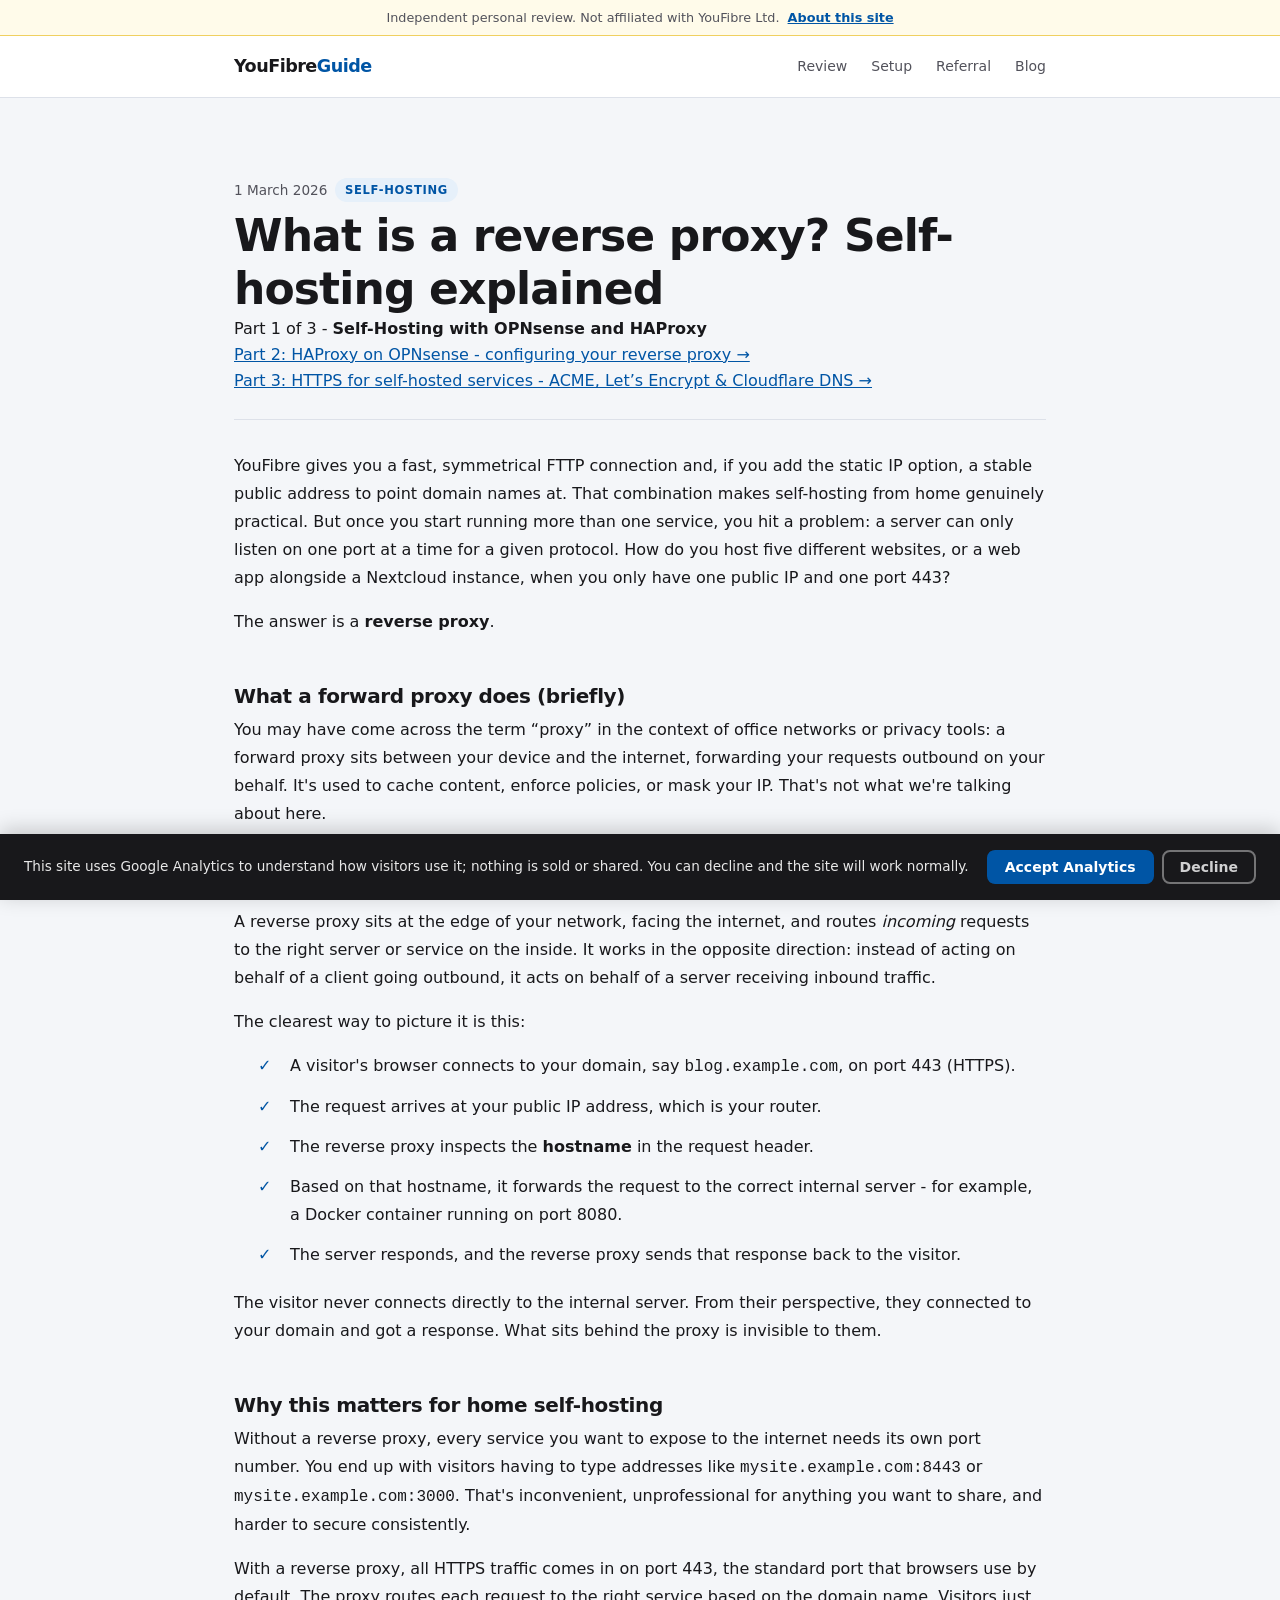
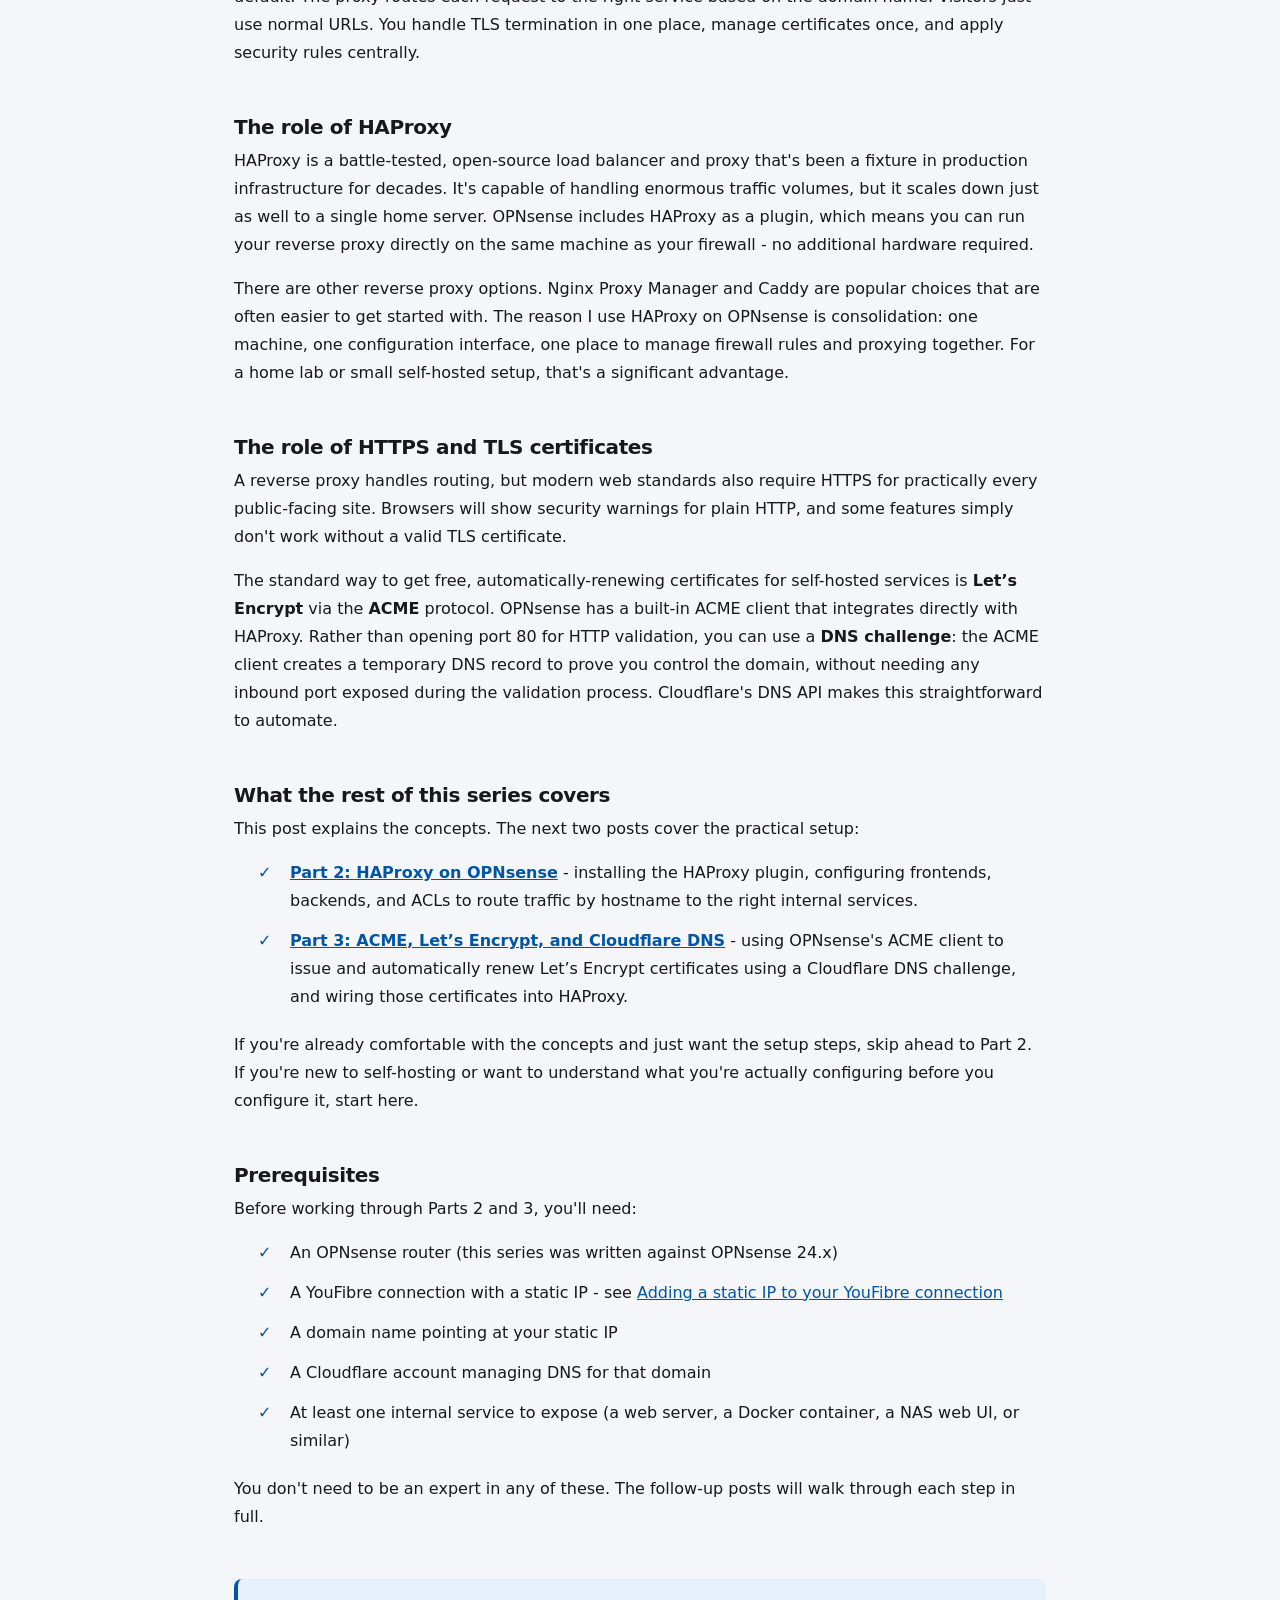
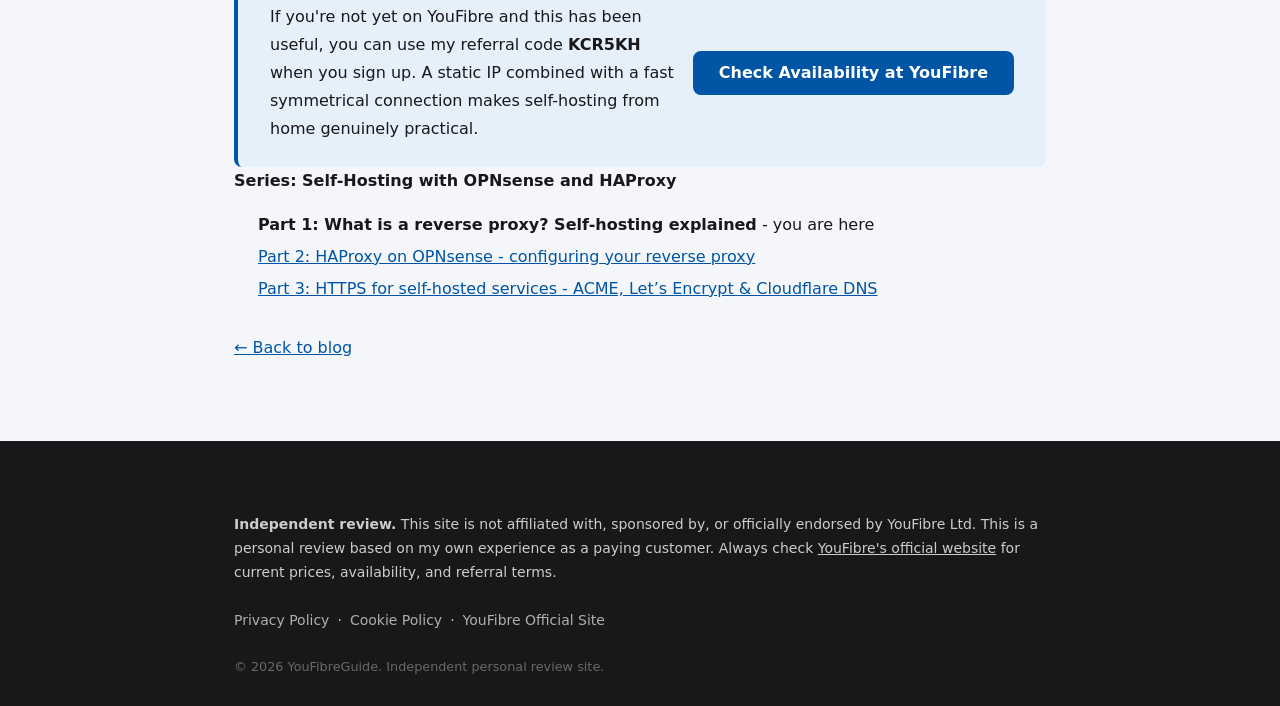
<file: blog/reverse-proxy-explained.html>
<!DOCTYPE html>
<html lang="en">
<head>
  <meta charset="UTF-8">
  <meta name="viewport" content="width=device-width, initial-scale=1.0">

  <title>What is a Reverse Proxy? Self-Hosting Explained | YouFibreGuide</title>
  <meta name="description" content="A plain-English explanation of what a reverse proxy is, why you need one when self-hosting websites or services from home, and how it fits into an OPNsense setup.">
  <meta name="author" content="Iain, Cirrotech Ltd">

  <link rel="canonical" href="https://www.myyoufibreguide.com/blog/reverse-proxy-explained.html">

  <meta property="og:type" content="article">
  <meta property="og:title" content="What is a Reverse Proxy? Self-Hosting Explained | YouFibreGuide">
  <meta property="og:description" content="A plain-English explanation of what a reverse proxy is, why you need one when self-hosting websites or services from home, and how it fits into an OPNsense setup.">
  <meta property="og:url" content="https://www.myyoufibreguide.com/blog/reverse-proxy-explained.html">
  <meta property="article:published_time" content="2026-03-01">
  <meta property="article:author" content="Iain">

  <meta name="twitter:card" content="summary">
  <meta name="twitter:title" content="What is a Reverse Proxy? Self-Hosting Explained">
  <meta name="twitter:description" content="A plain-English explanation of what a reverse proxy is, why you need one when self-hosting from home, and how it fits into an OPNsense setup.">

  <script type="application/ld+json">
  {
    "@context": "https://schema.org",
    "@type": "BlogPosting",
    "headline": "What is a Reverse Proxy? Self-Hosting Explained",
    "description": "A plain-English explanation of what a reverse proxy is, why you need one when self-hosting websites or services from home, and how it fits into an OPNsense setup.",
    "datePublished": "2026-03-01",
    "dateModified": "2026-03-01",
    "url": "https://www.myyoufibreguide.com/blog/reverse-proxy-explained.html",
    "author": {
      "@type": "Person",
      "name": "Iain",
      "jobTitle": "IT Consultant",
      "worksFor": {
        "@type": "Organization",
        "name": "Cirrotech Ltd"
      }
    },
    "publisher": {
      "@type": "Organization",
      "name": "YouFibreGuide",
      "url": "https://www.myyoufibreguide.com"
    },
    "mainEntityOfPage": {
      "@type": "WebPage",
      "@id": "https://www.myyoufibreguide.com/blog/reverse-proxy-explained.html"
    },
    "keywords": ["reverse proxy", "self-hosting", "HAProxy", "OPNsense", "home server", "YouFibre", "HTTPS", "Let's Encrypt"],
    "isPartOf": {
      "@type": "CreativeWorkSeries",
      "name": "Self-Hosting with OPNsense and HAProxy"
    }
  }
  </script>

  <script async src="https://www.googletagmanager.com/gtag/js?id=G-F3RXV3BT7F"></script>
  <script>
    window.dataLayer = window.dataLayer || [];
    function gtag(){dataLayer.push(arguments);}
    gtag('consent', 'default', {
      'analytics_storage': 'denied',
      'ad_storage': 'denied',
      'wait_for_update': 500
    });
    gtag('js', new Date());
    gtag('config', 'G-F3RXV3BT7F');
  </script>

  <link rel="icon" href="../favicon.svg" type="image/svg+xml">
  <link rel="icon" href="../favicon.ico" sizes="any">
  <link rel="alternate" type="application/rss+xml" title="YouFibreGuide Blog" href="../feed.xml">
  <link rel="stylesheet" href="../styles.css">
</head>
<body>

  <div class="independence-bar" role="note">
    <span>Independent personal review. Not affiliated with YouFibre Ltd.</span>
    <a href="../index.html#footer-disclaimer" class="independence-bar__link">About this site</a>
  </div>

  <header class="site-header" role="banner">
    <div class="container">
      <div class="site-header__inner">
        <a href="../index.html" class="site-header__logo">YouFibre<span class="accent">Guide</span></a>
        <nav class="site-header__nav" aria-label="Page navigation">
          <a href="../index.html#review">Review</a>
          <a href="../index.html#setup">Setup</a>
          <a href="../index.html#referral">Referral</a>
          <a href="../blog.html">Blog</a>
        </nav>
      </div>
    </div>
  </header>

  <main id="main-content">

    <article class="section section--alt blog-post" aria-labelledby="post-heading">
      <div class="container">

        <div class="blog-post__header">
          <div class="blog-post__meta">
            <time datetime="2026-03-01">1 March 2026</time>
            <span class="blog-card__tag">Self-Hosting</span>
          </div>
          <h1 id="post-heading">What is a reverse proxy? Self-hosting explained</h1>
          <p class="blog-post__series-note">
            Part 1 of 3 - <strong>Self-Hosting with OPNsense and HAProxy</strong><br>
            <a href="haproxy-opnsense-reverse-proxy.html">Part 2: HAProxy on OPNsense - configuring your reverse proxy &rarr;</a><br>
            <a href="acme-letsencrypt-cloudflare-opnsense.html">Part 3: HTTPS for self-hosted services - ACME, Let&rsquo;s Encrypt &amp; Cloudflare DNS &rarr;</a>
          </p>
        </div>

        <div class="blog-post__body">

          <p>
            YouFibre gives you a fast, symmetrical FTTP connection and, if you add the static
            IP option, a stable public address to point domain names at. That combination makes
            self-hosting from home genuinely practical. But once you start running more than one
            service, you hit a problem: a server can only listen on one port at a time for a
            given protocol. How do you host five different websites, or a web app alongside a
            Nextcloud instance, when you only have one public IP and one port 443?
          </p>
          <p>
            The answer is a <strong>reverse proxy</strong>.
          </p>

          <h2>What a forward proxy does (briefly)</h2>
          <p>
            You may have come across the term &ldquo;proxy&rdquo; in the context of office networks or
            privacy tools: a forward proxy sits between your device and the internet, forwarding
            your requests outbound on your behalf. It's used to cache content, enforce policies,
            or mask your IP. That's not what we're talking about here.
          </p>

          <h2>What a reverse proxy does</h2>
          <p>
            A reverse proxy sits at the edge of your network, facing the internet, and routes
            <em>incoming</em> requests to the right server or service on the inside. It works
            in the opposite direction: instead of acting on behalf of a client going outbound,
            it acts on behalf of a server receiving inbound traffic.
          </p>
          <p>
            The clearest way to picture it is this:
          </p>
          <ul class="feature-list">
            <li>A visitor's browser connects to your domain, say <code>blog.example.com</code>, on port 443 (HTTPS).</li>
            <li>The request arrives at your public IP address, which is your router.</li>
            <li>The reverse proxy inspects the <strong>hostname</strong> in the request header.</li>
            <li>Based on that hostname, it forwards the request to the correct internal server - for example, a Docker container running on port 8080.</li>
            <li>The server responds, and the reverse proxy sends that response back to the visitor.</li>
          </ul>
          <p>
            The visitor never connects directly to the internal server. From their perspective,
            they connected to your domain and got a response. What sits behind the proxy is
            invisible to them.
          </p>

          <h2>Why this matters for home self-hosting</h2>
          <p>
            Without a reverse proxy, every service you want to expose to the internet needs its
            own port number. You end up with visitors having to type addresses like
            <code>mysite.example.com:8443</code> or <code>mysite.example.com:3000</code>.
            That's inconvenient, unprofessional for anything you want to share, and harder
            to secure consistently.
          </p>
          <p>
            With a reverse proxy, all HTTPS traffic comes in on port 443, the standard port
            that browsers use by default. The proxy routes each request to the right service
            based on the domain name. Visitors just use normal URLs. You handle TLS
            termination in one place, manage certificates once, and apply security rules
            centrally.
          </p>

          <h2>The role of HAProxy</h2>
          <p>
            HAProxy is a battle-tested, open-source load balancer and proxy that's been a
            fixture in production infrastructure for decades. It's capable of handling
            enormous traffic volumes, but it scales down just as well to a single home server.
            OPNsense includes HAProxy as a plugin, which means you can run your reverse proxy
            directly on the same machine as your firewall - no additional hardware required.
          </p>
          <p>
            There are other reverse proxy options. Nginx Proxy Manager and Caddy are popular
            choices that are often easier to get started with. The reason I use HAProxy on
            OPNsense is consolidation: one machine, one configuration interface, one place
            to manage firewall rules and proxying together. For a home lab or small
            self-hosted setup, that's a significant advantage.
          </p>

          <h2>The role of HTTPS and TLS certificates</h2>
          <p>
            A reverse proxy handles routing, but modern web standards also require HTTPS for
            practically every public-facing site. Browsers will show security warnings for
            plain HTTP, and some features simply don't work without a valid TLS certificate.
          </p>
          <p>
            The standard way to get free, automatically-renewing certificates for self-hosted
            services is <strong>Let&rsquo;s Encrypt</strong> via the <strong>ACME</strong> protocol.
            OPNsense has a built-in ACME client that integrates directly with HAProxy.
            Rather than opening port 80 for HTTP validation, you can use a
            <strong>DNS challenge</strong>: the ACME client creates a temporary DNS record
            to prove you control the domain, without needing any inbound port exposed during
            the validation process. Cloudflare's DNS API makes this straightforward to automate.
          </p>

          <h2>What the rest of this series covers</h2>
          <p>
            This post explains the concepts. The next two posts cover the practical setup:
          </p>
          <ul class="feature-list">
            <li>
              <strong><a href="haproxy-opnsense-reverse-proxy.html">Part 2: HAProxy on OPNsense</a></strong> -
              installing the HAProxy plugin, configuring frontends, backends, and ACLs to route
              traffic by hostname to the right internal services.
            </li>
            <li>
              <strong><a href="acme-letsencrypt-cloudflare-opnsense.html">Part 3: ACME, Let&rsquo;s Encrypt, and Cloudflare DNS</a></strong> -
              using OPNsense's ACME client to issue and automatically renew Let&rsquo;s Encrypt
              certificates using a Cloudflare DNS challenge, and wiring those certificates into HAProxy.
            </li>
          </ul>
          <p>
            If you're already comfortable with the concepts and just want the setup steps,
            skip ahead to Part 2. If you're new to self-hosting or want to understand what
            you're actually configuring before you configure it, start here.
          </p>

          <h2>Prerequisites</h2>
          <p>
            Before working through Parts 2 and 3, you'll need:
          </p>
          <ul class="feature-list">
            <li>An OPNsense router (this series was written against OPNsense 24.x)</li>
            <li>A YouFibre connection with a static IP - see <a href="youfibre-static-ip.html">Adding a static IP to your YouFibre connection</a></li>
            <li>A domain name pointing at your static IP</li>
            <li>A Cloudflare account managing DNS for that domain</li>
            <li>At least one internal service to expose (a web server, a Docker container, a NAS web UI, or similar)</li>
          </ul>
          <p>
            You don't need to be an expert in any of these. The follow-up posts will walk
            through each step in full.
          </p>

          <div class="blog-post__referral">
            <p>
              If you're not yet on YouFibre and this has been useful, you can use my referral
              code <strong>KCR5KH</strong> when you sign up. A static IP combined with a fast
              symmetrical connection makes self-hosting from home genuinely practical.
            </p>
            <a href="https://www.youfibre.com/check-availability/" class="btn btn--primary" onclick="trackReferralClick()" target="_blank" rel="noopener noreferrer">
              Check Availability at YouFibre
            </a>
          </div>

          <nav class="blog-post__series-nav" aria-label="Series navigation">
            <p><strong>Series: Self-Hosting with OPNsense and HAProxy</strong></p>
            <ol>
              <li><strong>Part 1: What is a reverse proxy? Self-hosting explained</strong> - you are here</li>
              <li><a href="haproxy-opnsense-reverse-proxy.html">Part 2: HAProxy on OPNsense - configuring your reverse proxy</a></li>
              <li><a href="acme-letsencrypt-cloudflare-opnsense.html">Part 3: HTTPS for self-hosted services - ACME, Let&rsquo;s Encrypt &amp; Cloudflare DNS</a></li>
            </ol>
          </nav>

        </div>

        <p style="margin-top: 2rem;"><a href="../blog.html">&larr; Back to blog</a></p>

      </div>
    </article>

  </main>

  <footer class="site-footer" role="contentinfo">
    <div class="container">
      <div class="site-footer__inner">

        <p class="site-footer__disclaimer" id="footer-disclaimer">
          <strong>Independent review.</strong> This site is not affiliated with, sponsored
          by, or officially endorsed by YouFibre Ltd. This is a personal review based on my
          own experience as a paying customer. Always check
          <a href="https://www.youfibre.com" target="_blank" rel="noopener noreferrer">YouFibre's official website</a>
          for current prices, availability, and referral terms.
        </p>

        <nav class="site-footer__links" aria-label="Footer links">
          <a href="../privacy-policy.html">Privacy Policy</a>
          <span aria-hidden="true">·</span>
          <a href="../cookie-policy.html">Cookie Policy</a>
          <span aria-hidden="true">·</span>
          <a href="https://www.youfibre.com" target="_blank" rel="noopener noreferrer">YouFibre Official Site</a>
        </nav>

        <p class="site-footer__copy">
          &copy; <span id="currentYear"></span> YouFibreGuide. Independent personal review site.
        </p>

      </div>
    </div>
  </footer>

  <div class="toast" id="copyToast" role="status" aria-live="polite" aria-atomic="true">
    Code copied to clipboard!
  </div>

  <div class="cookie-banner" id="cookieBanner" role="dialog" aria-live="polite" aria-label="Cookie consent" aria-hidden="true">
    <p class="cookie-banner__text">
      This site uses Google Analytics to understand how visitors use it; nothing is sold
      or shared. You can decline and the site will work normally.
    </p>
    <div class="cookie-banner__actions">
      <button class="btn btn--primary btn--sm" id="cookieAccept">Accept Analytics</button>
      <button class="btn btn--secondary btn--sm" id="cookieDecline">Decline</button>
    </div>
  </div>

  <script src="../script.js"></script>
</body>
</html>
</file>
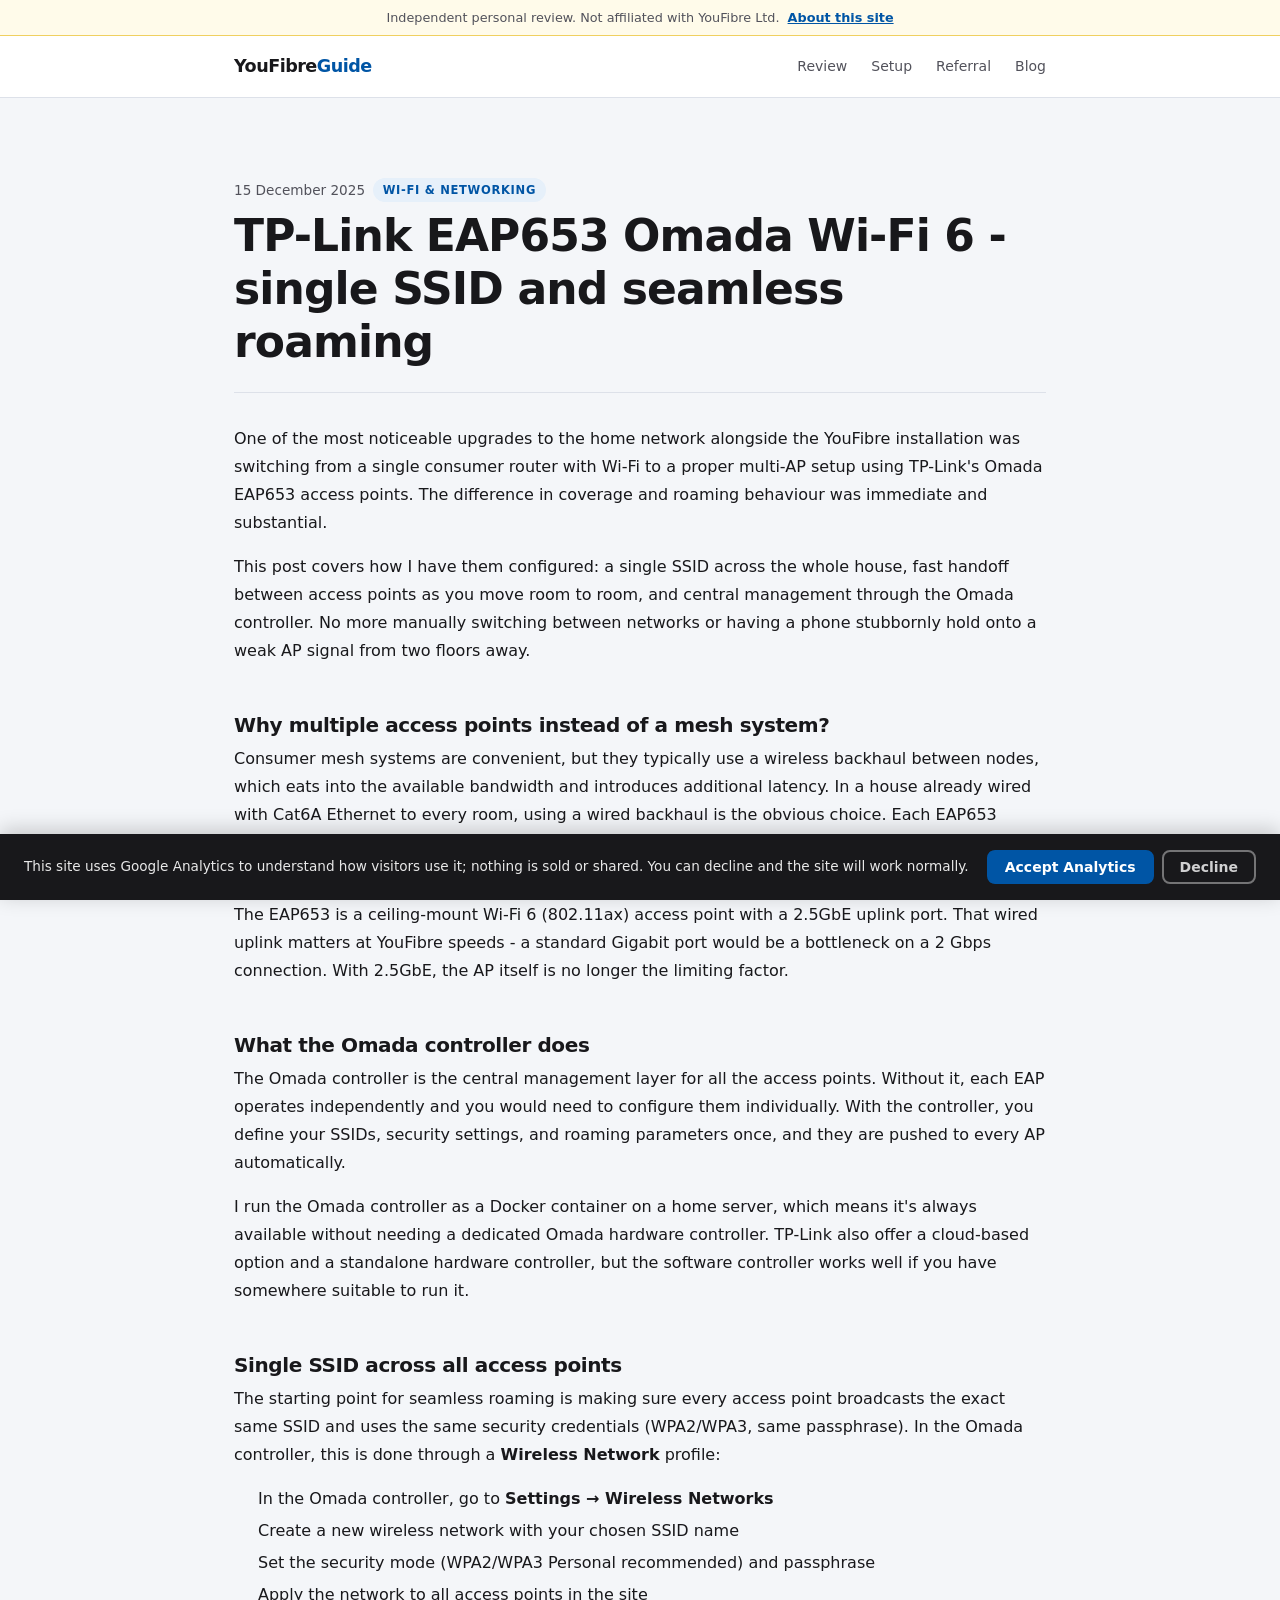
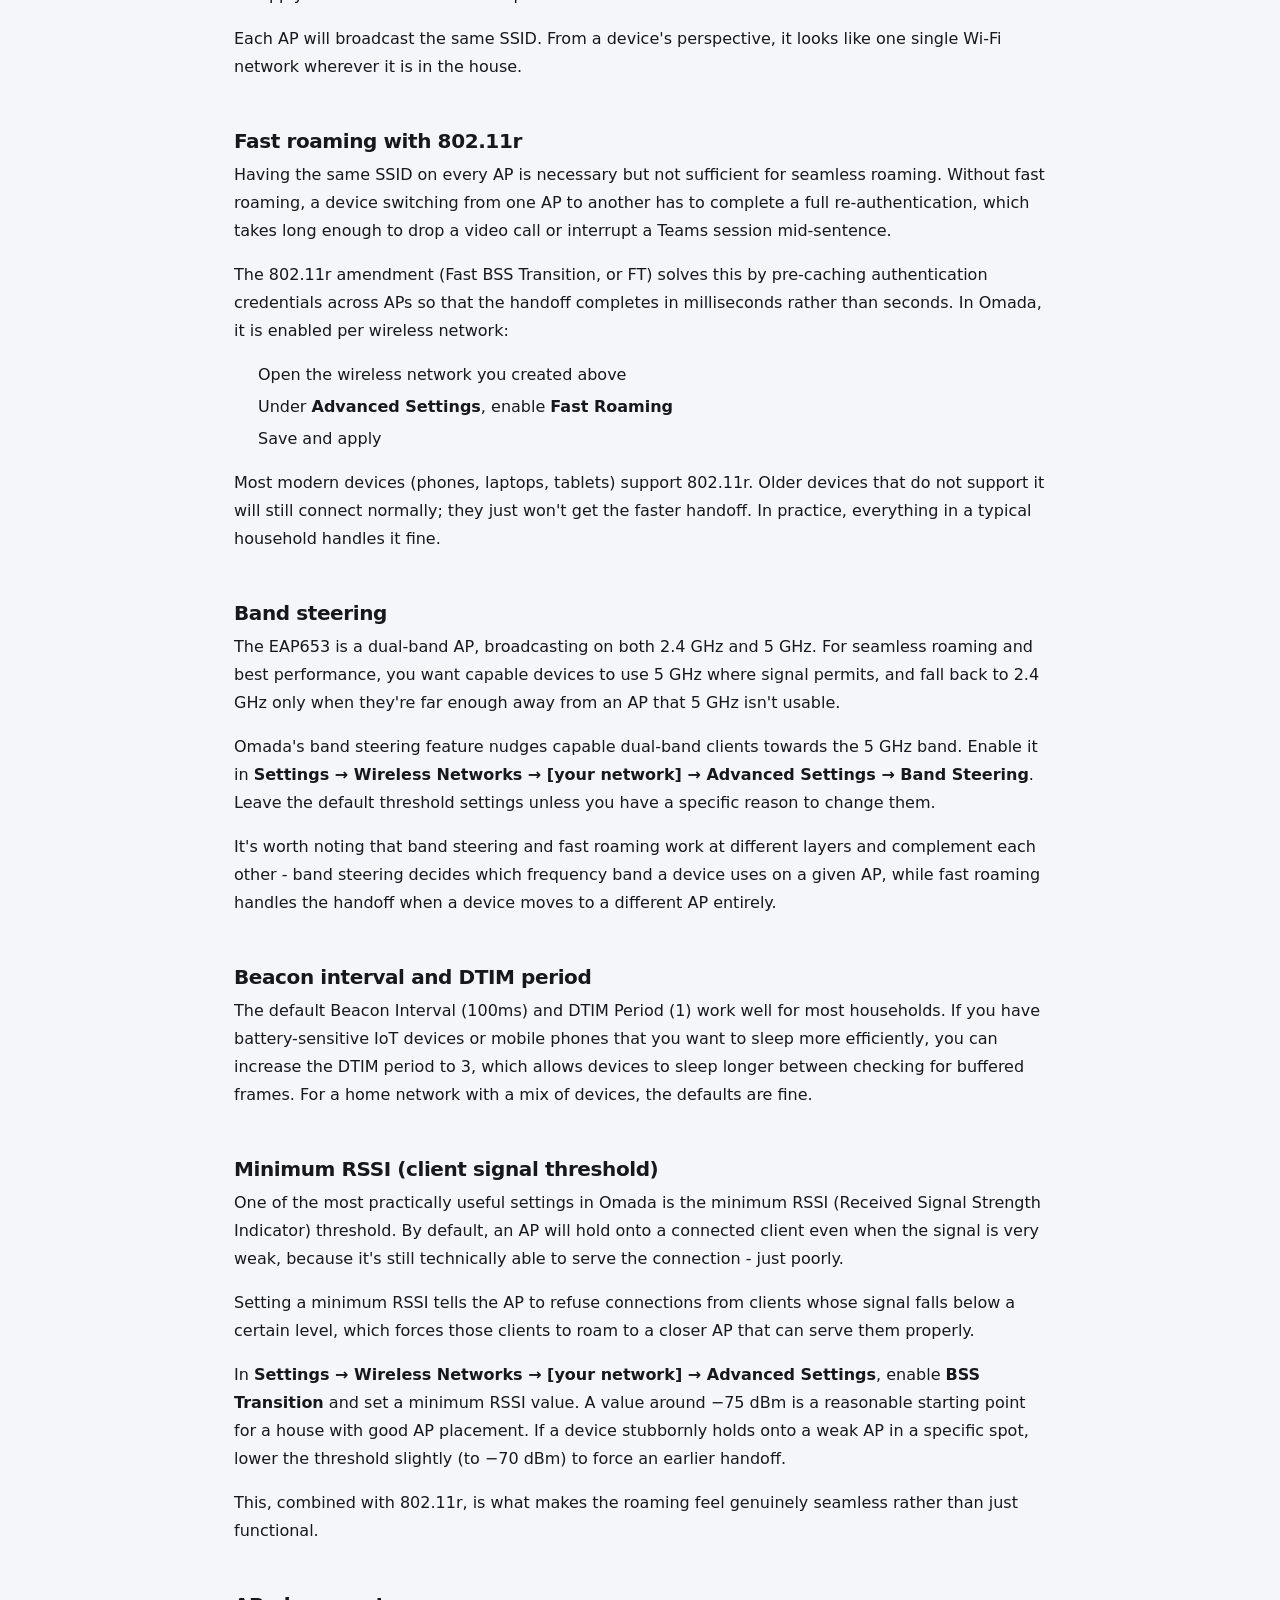
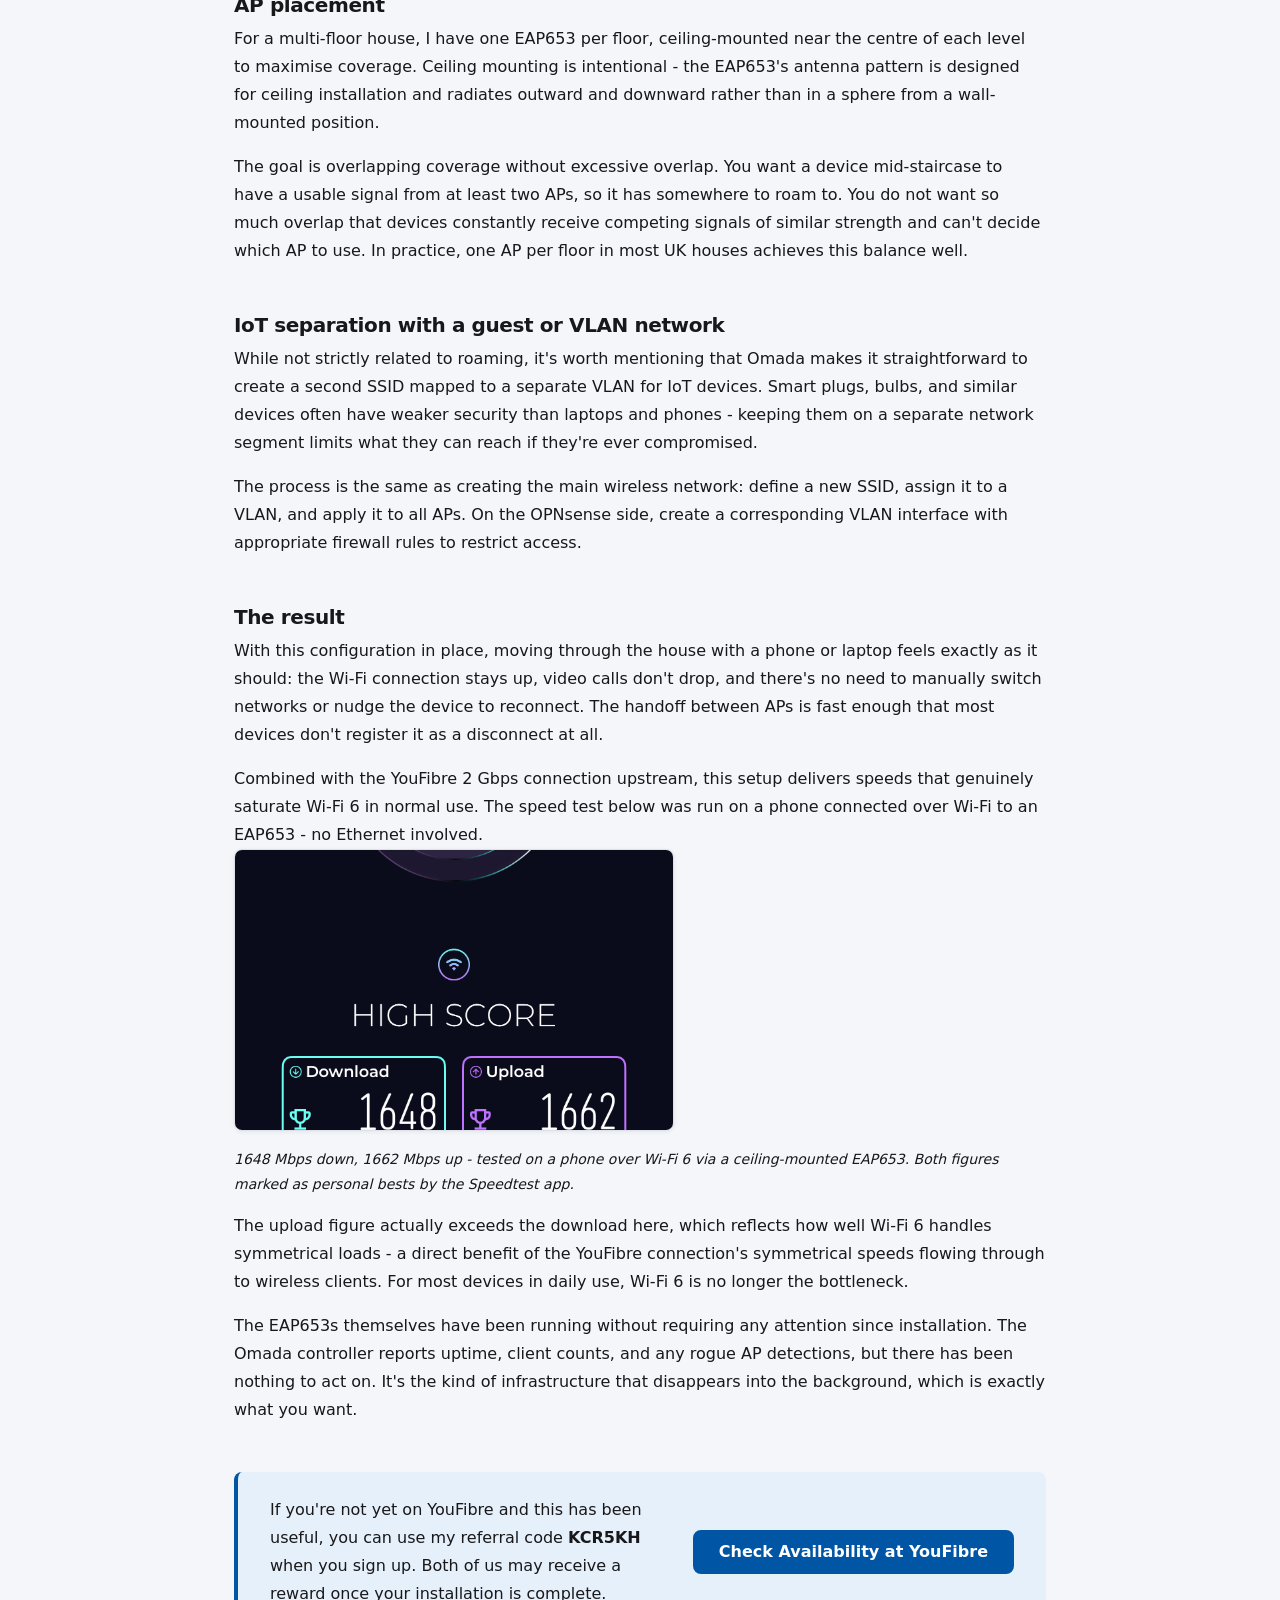
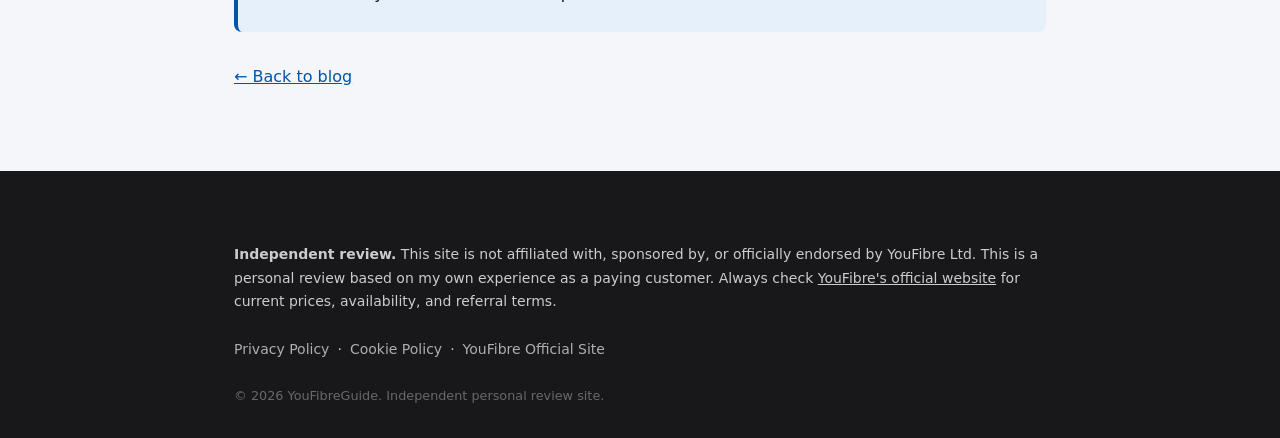
<file: blog/tp-link-eap653-omada-seamless-wifi-roaming.html>
<!DOCTYPE html>
<html lang="en">
<head>
  <meta charset="UTF-8">
  <meta name="viewport" content="width=device-width, initial-scale=1.0">

  <title>TP-Link EAP653 Omada Wi-Fi 6 - Single SSID &amp; Seamless Roaming | YouFibreGuide</title>
  <meta name="description" content="How to configure multiple TP-Link EAP653 Omada Wi-Fi 6 access points to share a single SSID and deliver seamless roaming throughout the house. No handoff drops, no manual reconnecting.">
  <meta name="author" content="Iain, Cirrotech Ltd">

  <link rel="canonical" href="https://www.myyoufibreguide.com/blog/tp-link-eap653-omada-seamless-wifi-roaming.html">

  <meta property="og:type" content="article">
  <meta property="og:title" content="TP-Link EAP653 Omada Wi-Fi 6 - Single SSID &amp; Seamless Roaming | YouFibreGuide">
  <meta property="og:description" content="How to configure multiple TP-Link EAP653 Omada access points to share a single SSID and deliver seamless roaming throughout the house.">
  <meta property="og:url" content="https://www.myyoufibreguide.com/blog/tp-link-eap653-omada-seamless-wifi-roaming.html">
  <meta property="article:published_time" content="2025-12-15">
  <meta property="article:author" content="Iain">

  <meta name="twitter:card" content="summary">
  <meta name="twitter:title" content="TP-Link EAP653 Omada Wi-Fi 6 - Single SSID &amp; Seamless Roaming">
  <meta name="twitter:description" content="How to configure multiple TP-Link EAP653 Omada access points to share a single SSID and deliver seamless roaming throughout the house.">

  <script type="application/ld+json">
  {
    "@context": "https://schema.org",
    "@type": "BlogPosting",
    "headline": "TP-Link EAP653 Omada Wi-Fi 6 - Single SSID and Seamless Roaming",
    "description": "How to configure multiple TP-Link EAP653 Omada Wi-Fi 6 access points to share a single SSID and deliver seamless roaming throughout the house. Covers Omada controller setup, fast roaming (802.11r), band steering, and client isolation.",
    "datePublished": "2025-12-15",
    "dateModified": "2025-12-15",
    "url": "https://www.myyoufibreguide.com/blog/tp-link-eap653-omada-seamless-wifi-roaming.html",
    "author": {
      "@type": "Person",
      "name": "Iain",
      "jobTitle": "IT Consultant",
      "worksFor": {
        "@type": "Organization",
        "name": "Cirrotech Ltd"
      }
    },
    "publisher": {
      "@type": "Organization",
      "name": "YouFibreGuide",
      "url": "https://www.myyoufibreguide.com"
    },
    "mainEntityOfPage": {
      "@type": "WebPage",
      "@id": "https://www.myyoufibreguide.com/blog/tp-link-eap653-omada-seamless-wifi-roaming.html"
    },
    "keywords": ["TP-Link EAP653", "Omada", "Wi-Fi 6", "seamless roaming", "single SSID", "802.11r", "fast roaming", "access point", "home network", "band steering"]
  }
  </script>

  <script async src="https://www.googletagmanager.com/gtag/js?id=G-F3RXV3BT7F"></script>
  <script>
    window.dataLayer = window.dataLayer || [];
    function gtag(){dataLayer.push(arguments);}
    gtag('consent', 'default', {
      'analytics_storage': 'denied',
      'ad_storage': 'denied',
      'wait_for_update': 500
    });
    gtag('js', new Date());
    gtag('config', 'G-F3RXV3BT7F');
  </script>

  <link rel="icon" href="../favicon.svg" type="image/svg+xml">
  <link rel="icon" href="../favicon.ico" sizes="any">
  <link rel="alternate" type="application/rss+xml" title="YouFibreGuide Blog" href="../feed.xml">
  <link rel="stylesheet" href="../styles.css">
</head>
<body>

  <div class="independence-bar" role="note">
    <span>Independent personal review. Not affiliated with YouFibre Ltd.</span>
    <a href="../index.html#footer-disclaimer" class="independence-bar__link">About this site</a>
  </div>

  <header class="site-header" role="banner">
    <div class="container">
      <div class="site-header__inner">
        <a href="../index.html" class="site-header__logo">YouFibre<span class="accent">Guide</span></a>
        <nav class="site-header__nav" aria-label="Page navigation">
          <a href="../index.html#review">Review</a>
          <a href="../index.html#setup">Setup</a>
          <a href="../index.html#referral">Referral</a>
          <a href="../blog.html">Blog</a>
        </nav>
      </div>
    </div>
  </header>

  <main id="main-content">

    <article class="section section--alt blog-post" aria-labelledby="post-heading">
      <div class="container">

        <div class="blog-post__header">
          <div class="blog-post__meta">
            <time datetime="2025-12-15">15 December 2025</time>
            <span class="blog-card__tag">Wi-Fi &amp; Networking</span>
          </div>
          <h1 id="post-heading">TP-Link EAP653 Omada Wi-Fi 6 - single SSID and seamless roaming</h1>
        </div>

        <div class="blog-post__body">

          <p>
            One of the most noticeable upgrades to the home network alongside the YouFibre
            installation was switching from a single consumer router with Wi-Fi to a proper
            multi-AP setup using TP-Link's Omada EAP653 access points. The difference in
            coverage and roaming behaviour was immediate and substantial.
          </p>
          <p>
            This post covers how I have them configured: a single SSID across the whole
            house, fast handoff between access points as you move room to room, and central
            management through the Omada controller. No more manually switching between
            networks or having a phone stubbornly hold onto a weak AP signal from two
            floors away.
          </p>

          <h2>Why multiple access points instead of a mesh system?</h2>
          <p>
            Consumer mesh systems are convenient, but they typically use a wireless
            backhaul between nodes, which eats into the available bandwidth and introduces
            additional latency. In a house already wired with Cat6A Ethernet to every room,
            using a wired backhaul is the obvious choice. Each EAP653 connects via a
            dedicated Ethernet run back to the core switch - clean, fast, and with no
            wireless backhaul overhead.
          </p>
          <p>
            The EAP653 is a ceiling-mount Wi-Fi 6 (802.11ax) access point with a 2.5GbE
            uplink port. That wired uplink matters at YouFibre speeds - a standard
            Gigabit port would be a bottleneck on a 2 Gbps connection. With 2.5GbE, the
            AP itself is no longer the limiting factor.
          </p>

          <h2>What the Omada controller does</h2>
          <p>
            The Omada controller is the central management layer for all the access points.
            Without it, each EAP operates independently and you would need to configure
            them individually. With the controller, you define your SSIDs, security
            settings, and roaming parameters once, and they are pushed to every AP
            automatically.
          </p>
          <p>
            I run the Omada controller as a Docker container on a home server, which means
            it's always available without needing a dedicated Omada hardware controller.
            TP-Link also offer a cloud-based option and a standalone hardware controller,
            but the software controller works well if you have somewhere suitable to run it.
          </p>

          <h2>Single SSID across all access points</h2>
          <p>
            The starting point for seamless roaming is making sure every access point
            broadcasts the exact same SSID and uses the same security credentials
            (WPA2/WPA3, same passphrase). In the Omada controller, this is done through
            a <strong>Wireless Network</strong> profile:
          </p>
          <ol>
            <li>In the Omada controller, go to <strong>Settings &rarr; Wireless Networks</strong></li>
            <li>Create a new wireless network with your chosen SSID name</li>
            <li>Set the security mode (WPA2/WPA3 Personal recommended) and passphrase</li>
            <li>Apply the network to all access points in the site</li>
          </ol>
          <p>
            Each AP will broadcast the same SSID. From a device's perspective, it looks
            like one single Wi-Fi network wherever it is in the house.
          </p>

          <h2>Fast roaming with 802.11r</h2>
          <p>
            Having the same SSID on every AP is necessary but not sufficient for seamless
            roaming. Without fast roaming, a device switching from one AP to another has
            to complete a full re-authentication, which takes long enough to drop a video
            call or interrupt a Teams session mid-sentence.
          </p>
          <p>
            The 802.11r amendment (Fast BSS Transition, or FT) solves this by
            pre-caching authentication credentials across APs so that the handoff
            completes in milliseconds rather than seconds. In Omada, it is enabled per
            wireless network:
          </p>
          <ol>
            <li>Open the wireless network you created above</li>
            <li>Under <strong>Advanced Settings</strong>, enable <strong>Fast Roaming</strong></li>
            <li>Save and apply</li>
          </ol>
          <p>
            Most modern devices (phones, laptops, tablets) support 802.11r. Older devices
            that do not support it will still connect normally; they just won't get the
            faster handoff. In practice, everything in a typical household handles it fine.
          </p>

          <h2>Band steering</h2>
          <p>
            The EAP653 is a dual-band AP, broadcasting on both 2.4 GHz and 5 GHz.
            For seamless roaming and best performance, you want capable devices to use 5 GHz
            where signal permits, and fall back to 2.4 GHz only when they're far enough
            away from an AP that 5 GHz isn't usable.
          </p>
          <p>
            Omada's band steering feature nudges capable dual-band clients towards the 5 GHz
            band. Enable it in <strong>Settings &rarr; Wireless Networks &rarr; [your
            network] &rarr; Advanced Settings &rarr; Band Steering</strong>. Leave the
            default threshold settings unless you have a specific reason to change them.
          </p>
          <p>
            It's worth noting that band steering and fast roaming work at different layers
            and complement each other - band steering decides which frequency band a
            device uses on a given AP, while fast roaming handles the handoff when a device
            moves to a different AP entirely.
          </p>

          <h2>Beacon interval and DTIM period</h2>
          <p>
            The default Beacon Interval (100ms) and DTIM Period (1) work well for most
            households. If you have battery-sensitive IoT devices or mobile phones that
            you want to sleep more efficiently, you can increase the DTIM period to 3,
            which allows devices to sleep longer between checking for buffered frames.
            For a home network with a mix of devices, the defaults are fine.
          </p>

          <h2>Minimum RSSI (client signal threshold)</h2>
          <p>
            One of the most practically useful settings in Omada is the minimum RSSI
            (Received Signal Strength Indicator) threshold. By default, an AP will hold
            onto a connected client even when the signal is very weak, because it's still
            technically able to serve the connection - just poorly.
          </p>
          <p>
            Setting a minimum RSSI tells the AP to refuse connections from clients whose
            signal falls below a certain level, which forces those clients to roam to a
            closer AP that can serve them properly.
          </p>
          <p>
            In <strong>Settings &rarr; Wireless Networks &rarr; [your network] &rarr; Advanced
            Settings</strong>, enable <strong>BSS Transition</strong> and set a minimum RSSI
            value. A value around &minus;75 dBm is a reasonable starting point for a house
            with good AP placement. If a device stubbornly holds onto a weak AP in a
            specific spot, lower the threshold slightly (to &minus;70 dBm) to force an
            earlier handoff.
          </p>
          <p>
            This, combined with 802.11r, is what makes the roaming feel genuinely seamless
            rather than just functional.
          </p>

          <h2>AP placement</h2>
          <p>
            For a multi-floor house, I have one EAP653 per floor, ceiling-mounted near the
            centre of each level to maximise coverage. Ceiling mounting is intentional
            - the EAP653's antenna pattern is designed for ceiling installation and
            radiates outward and downward rather than in a sphere from a wall-mounted
            position.
          </p>
          <p>
            The goal is overlapping coverage without excessive overlap. You want a device
            mid-staircase to have a usable signal from at least two APs, so it has
            somewhere to roam to. You do not want so much overlap that devices constantly
            receive competing signals of similar strength and can't decide which AP to use.
            In practice, one AP per floor in most UK houses achieves this balance well.
          </p>

          <h2>IoT separation with a guest or VLAN network</h2>
          <p>
            While not strictly related to roaming, it's worth mentioning that Omada makes
            it straightforward to create a second SSID mapped to a separate VLAN for IoT
            devices. Smart plugs, bulbs, and similar devices often have weaker security
            than laptops and phones - keeping them on a separate network segment
            limits what they can reach if they're ever compromised.
          </p>
          <p>
            The process is the same as creating the main wireless network: define a new
            SSID, assign it to a VLAN, and apply it to all APs. On the OPNsense side,
            create a corresponding VLAN interface with appropriate firewall rules to
            restrict access.
          </p>

          <h2>The result</h2>
          <p>
            With this configuration in place, moving through the house with a phone or
            laptop feels exactly as it should: the Wi-Fi connection stays up, video calls
            don't drop, and there's no need to manually switch networks or nudge the device
            to reconnect. The handoff between APs is fast enough that most devices don't
            register it as a disconnect at all.
          </p>
          <p>
            Combined with the YouFibre 2 Gbps connection upstream, this setup delivers
            speeds that genuinely saturate Wi-Fi 6 in normal use. The speed test below was
            run on a phone connected over Wi-Fi to an EAP653 - no Ethernet involved.
          </p>

          <div class="image-grid image-grid--single">
            <figure class="image-card">
              <a href="../images/speedtestWiFi.PNG" class="lightbox-trigger" aria-label="View full size: Speedtest result showing 1648 Mbps download and 1662 Mbps upload over Wi-Fi">
                <img
                  src="../images/speedtestWiFi.PNG"
                  alt="Speedtest result on a phone over Wi-Fi 6: 1648 Mbps download, 1662 Mbps upload via TP-Link EAP653 Omada access point"
                  class="image-card__img"
                  loading="lazy"
                  width="600"
                  height="900"
                >
              </a>
            </figure>
          </div>
          <p class="image-section__caption">
            1648 Mbps down, 1662 Mbps up - tested on a phone over Wi-Fi 6 via a ceiling-mounted EAP653. Both figures marked as personal bests by the Speedtest app.
          </p>

          <p>
            The upload figure actually exceeds the download here, which reflects how
            well Wi-Fi 6 handles symmetrical loads - a direct benefit of the
            YouFibre connection's symmetrical speeds flowing through to wireless clients.
            For most devices in daily use, Wi-Fi 6 is no longer the bottleneck.
          </p>
          <p>
            The EAP653s themselves have been running without requiring any attention since
            installation. The Omada controller reports uptime, client counts, and any
            rogue AP detections, but there has been nothing to act on. It's the kind of
            infrastructure that disappears into the background, which is exactly what you
            want.
          </p>

          <div class="blog-post__referral">
            <p>
              If you're not yet on YouFibre and this has been useful, you can use my referral
              code <strong>KCR5KH</strong> when you sign up. Both of us may receive a reward
              once your installation is complete.
            </p>
            <a href="https://www.youfibre.com/check-availability/" class="btn btn--primary" onclick="trackReferralClick()" target="_blank" rel="noopener noreferrer">
              Check Availability at YouFibre
            </a>
          </div>
        </div>

        <p style="margin-top: 2rem;"><a href="../blog.html">&larr; Back to blog</a></p>

      </div>
    </article>

  </main>

  <footer class="site-footer" role="contentinfo">
    <div class="container">
      <div class="site-footer__inner">

        <p class="site-footer__disclaimer" id="footer-disclaimer">
          <strong>Independent review.</strong> This site is not affiliated with, sponsored
          by, or officially endorsed by YouFibre Ltd. This is a personal review based on my
          own experience as a paying customer. Always check
          <a href="https://www.youfibre.com" target="_blank" rel="noopener noreferrer">YouFibre's official website</a>
          for current prices, availability, and referral terms.
        </p>

        <nav class="site-footer__links" aria-label="Footer links">
          <a href="../privacy-policy.html">Privacy Policy</a>
          <span aria-hidden="true">·</span>
          <a href="../cookie-policy.html">Cookie Policy</a>
          <span aria-hidden="true">·</span>
          <a href="https://www.youfibre.com" target="_blank" rel="noopener noreferrer">YouFibre Official Site</a>
        </nav>

        <p class="site-footer__copy">
          &copy; <span id="currentYear"></span> YouFibreGuide. Independent personal review site.
        </p>

      </div>
    </div>
  </footer>

  <div class="toast" id="copyToast" role="status" aria-live="polite" aria-atomic="true">
    Code copied to clipboard!
  </div>

  <div class="cookie-banner" id="cookieBanner" role="dialog" aria-live="polite" aria-label="Cookie consent" aria-hidden="true">
    <p class="cookie-banner__text">
      This site uses Google Analytics to understand how visitors use it; nothing is sold
      or shared. You can decline and the site will work normally.
    </p>
    <div class="cookie-banner__actions">
      <button class="btn btn--primary btn--sm" id="cookieAccept">Accept Analytics</button>
      <button class="btn btn--secondary btn--sm" id="cookieDecline">Decline</button>
    </div>
  </div>

  <script src="../script.js"></script>
</body>
</html>
</file>
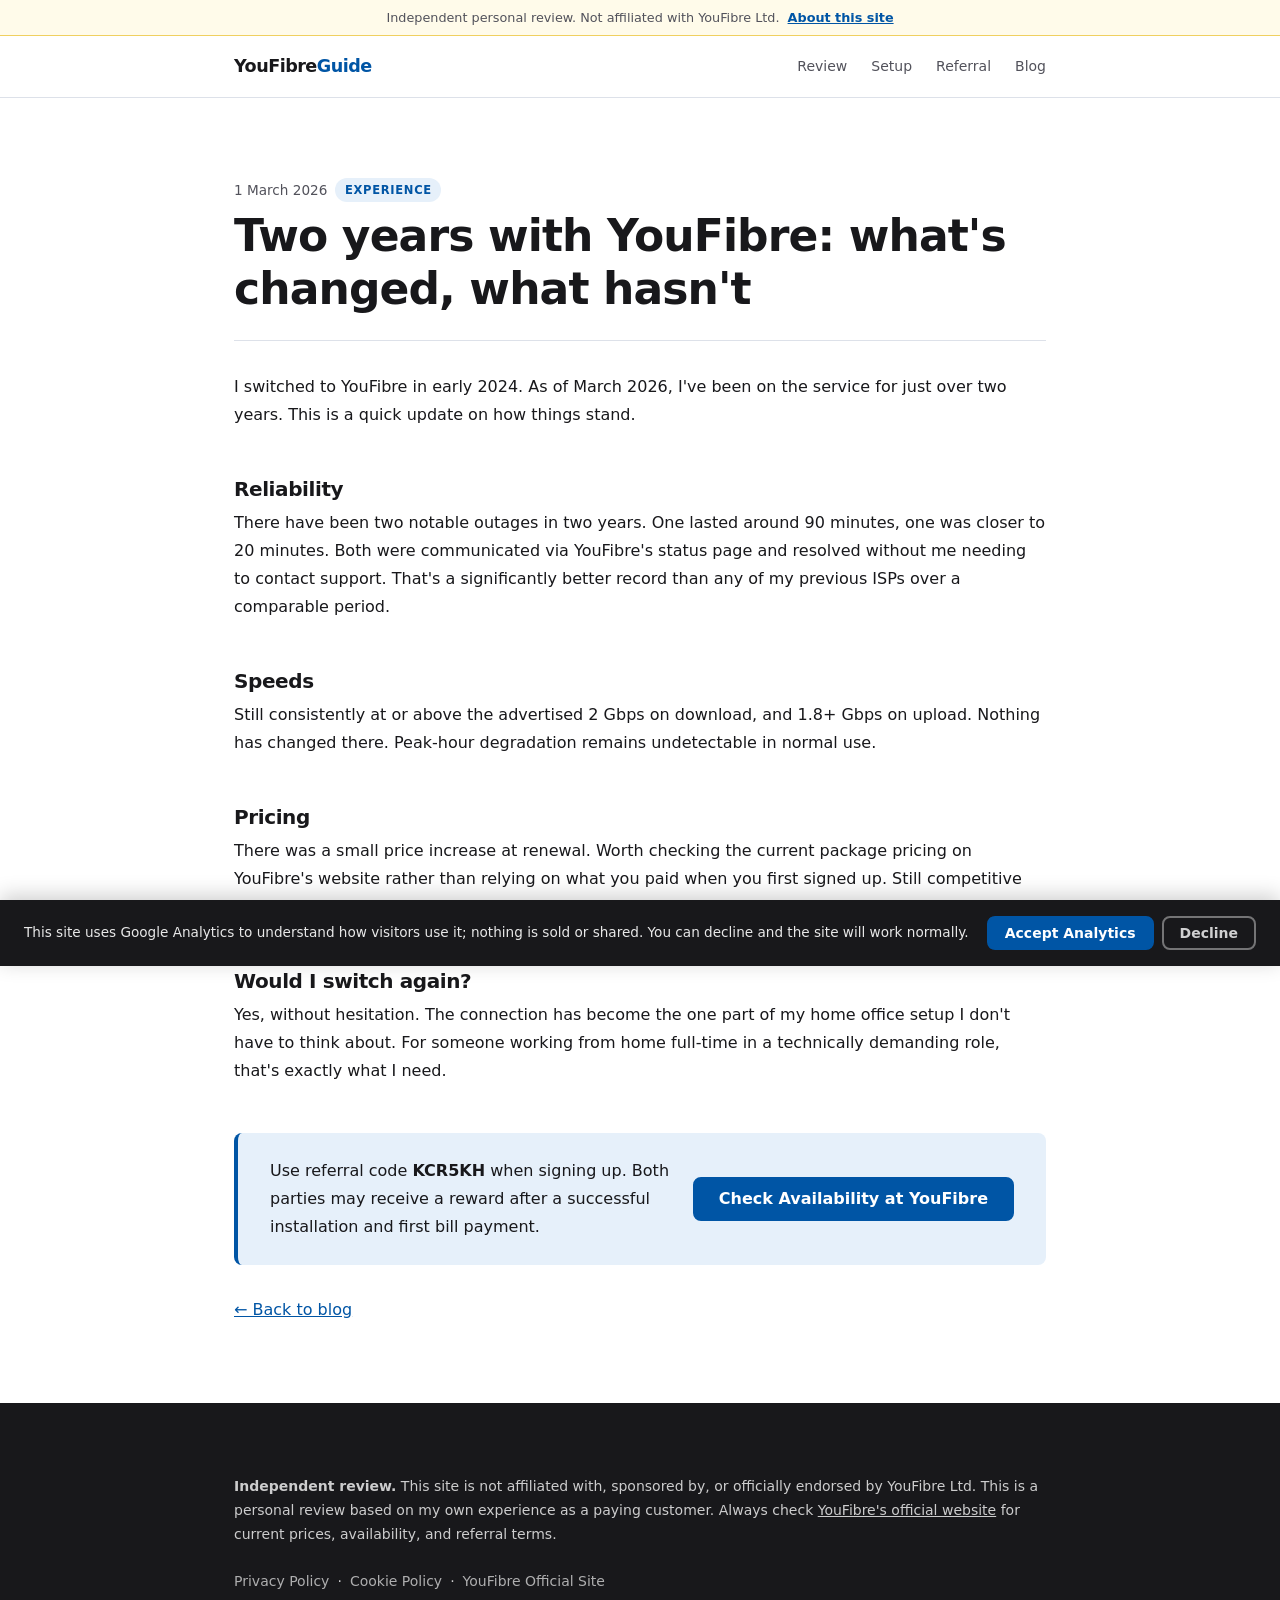
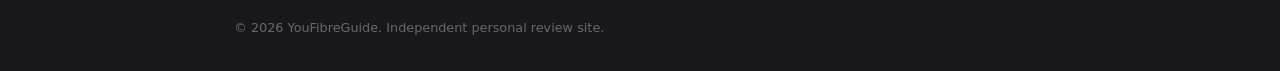
<file: blog/two-years-with-youfibre.html>
<!DOCTYPE html>
<html lang="en">
<head>
  <meta charset="UTF-8">
  <meta name="viewport" content="width=device-width, initial-scale=1.0">

  <title>Two Years with YouFibre: What's Changed, What Hasn't | YouFibreGuide</title>
  <meta name="description" content="A two-year update on YouFibre from an IT consultant in Glasgow. Reliability, speeds, pricing changes, and whether it's still worth recommending.">
  <meta name="author" content="Iain, Cirrotech Ltd">

  <link rel="canonical" href="https://www.myyoufibreguide.com/blog/two-years-with-youfibre.html">

  <meta property="og:type" content="article">
  <meta property="og:title" content="Two Years with YouFibre: What's Changed, What Hasn't | YouFibreGuide">
  <meta property="og:description" content="A two-year update on YouFibre from an IT consultant in Glasgow. Reliability, speeds, pricing changes, and whether it's still worth recommending.">
  <meta property="og:url" content="https://www.myyoufibreguide.com/blog/two-years-with-youfibre.html">
  <meta property="article:published_time" content="2026-03-01">
  <meta property="article:author" content="Iain">

  <meta name="twitter:card" content="summary">
  <meta name="twitter:title" content="Two Years with YouFibre: What's Changed, What Hasn't">
  <meta name="twitter:description" content="A two-year update on YouFibre from an IT consultant in Glasgow. Reliability, speeds, pricing, and whether it's still worth it.">

  <script type="application/ld+json">
  {
    "@context": "https://schema.org",
    "@type": "BlogPosting",
    "headline": "Two years with YouFibre: what's changed, what hasn't",
    "description": "A two-year update on YouFibre from an IT consultant in Glasgow. Reliability, speeds, pricing changes, and whether it's still worth recommending.",
    "datePublished": "2026-03-01",
    "dateModified": "2026-03-01",
    "url": "https://www.myyoufibreguide.com/blog/two-years-with-youfibre.html",
    "author": {
      "@type": "Person",
      "name": "Iain",
      "jobTitle": "IT Consultant",
      "worksFor": {
        "@type": "Organization",
        "name": "Cirrotech Ltd"
      }
    },
    "publisher": {
      "@type": "Organization",
      "name": "YouFibreGuide",
      "url": "https://www.myyoufibreguide.com"
    },
    "mainEntityOfPage": {
      "@type": "WebPage",
      "@id": "https://www.myyoufibreguide.com/blog/two-years-with-youfibre.html"
    },
    "keywords": ["YouFibre review", "YouFibre 2 year", "YouFibre reliability", "YouFibre speeds", "YouFibre pricing", "full fibre broadband Glasgow"]
  }
  </script>

  <script async src="https://www.googletagmanager.com/gtag/js?id=G-F3RXV3BT7F"></script>
  <script>
    window.dataLayer = window.dataLayer || [];
    function gtag(){dataLayer.push(arguments);}
    gtag('consent', 'default', {
      'analytics_storage': 'denied',
      'ad_storage': 'denied',
      'wait_for_update': 500
    });
    gtag('js', new Date());
    gtag('config', 'G-F3RXV3BT7F');
  </script>

  <link rel="icon" href="../favicon.svg" type="image/svg+xml">
  <link rel="icon" href="../favicon.ico" sizes="any">
  <link rel="alternate" type="application/rss+xml" title="YouFibreGuide Blog" href="../feed.xml">
  <link rel="stylesheet" href="../styles.css">
</head>
<body>

  <div class="independence-bar" role="note">
    <span>Independent personal review. Not affiliated with YouFibre Ltd.</span>
    <a href="../index.html#footer-disclaimer" class="independence-bar__link">About this site</a>
  </div>

  <header class="site-header" role="banner">
    <div class="container">
      <div class="site-header__inner">
        <a href="../index.html" class="site-header__logo">YouFibre<span class="accent">Guide</span></a>
        <nav class="site-header__nav" aria-label="Page navigation">
          <a href="../index.html#review">Review</a>
          <a href="../index.html#setup">Setup</a>
          <a href="../index.html#referral">Referral</a>
          <a href="../blog.html">Blog</a>
        </nav>
      </div>
    </div>
  </header>

  <main id="main-content">

    <article class="section blog-post" aria-labelledby="post-heading">
      <div class="container">

        <div class="blog-post__header">
          <div class="blog-post__meta">
            <time datetime="2026-03-01">1 March 2026</time>
            <span class="blog-card__tag">Experience</span>
          </div>
          <h1 id="post-heading">Two years with YouFibre: what's changed, what hasn't</h1>
        </div>

        <div class="blog-post__body">
          <p>
            I switched to YouFibre in early 2024. As of March 2026, I've been on the
            service for just over two years. This is a quick update on how things stand.
          </p>

          <h2>Reliability</h2>
          <p>
            There have been two notable outages in two years. One lasted around 90 minutes,
            one was closer to 20 minutes. Both were communicated via YouFibre's status
            page and resolved without me needing to contact support. That's a significantly
            better record than any of my previous ISPs over a comparable period.
          </p>

          <h2>Speeds</h2>
          <p>
            Still consistently at or above the advertised 2 Gbps on download, and 1.8+ Gbps
            on upload. Nothing has changed there. Peak-hour degradation remains undetectable
            in normal use.
          </p>

          <h2>Pricing</h2>
          <p>
            There was a small price increase at renewal. Worth checking the current
            package pricing on YouFibre's website rather than relying on what you paid
            when you first signed up. Still competitive compared to the alternatives at
            this speed tier.
          </p>

          <h2>Would I switch again?</h2>
          <p>
            Yes, without hesitation. The connection has become the one part of my
            home office setup I don't have to think about. For someone working from home
            full-time in a technically demanding role, that's exactly what I need.
          </p>

          <div class="blog-post__referral">
            <p>
              Use referral code <strong>KCR5KH</strong> when signing up. Both parties may
              receive a reward after a successful installation and first bill payment.
            </p>
            <a href="https://www.youfibre.com/check-availability/" class="btn btn--primary" onclick="trackReferralClick()" target="_blank" rel="noopener noreferrer">
              Check Availability at YouFibre
            </a>
          </div>
        </div>

        <p style="margin-top: 2rem;"><a href="../blog.html">&larr; Back to blog</a></p>

      </div>
    </article>

  </main>

  <footer class="site-footer" role="contentinfo">
    <div class="container">
      <div class="site-footer__inner">

        <p class="site-footer__disclaimer" id="footer-disclaimer">
          <strong>Independent review.</strong> This site is not affiliated with, sponsored
          by, or officially endorsed by YouFibre Ltd. This is a personal review based on my
          own experience as a paying customer. Always check
          <a href="https://www.youfibre.com" target="_blank" rel="noopener noreferrer">YouFibre's official website</a>
          for current prices, availability, and referral terms.
        </p>

        <nav class="site-footer__links" aria-label="Footer links">
          <a href="../privacy-policy.html">Privacy Policy</a>
          <span aria-hidden="true">·</span>
          <a href="../cookie-policy.html">Cookie Policy</a>
          <span aria-hidden="true">·</span>
          <a href="https://www.youfibre.com" target="_blank" rel="noopener noreferrer">YouFibre Official Site</a>
        </nav>

        <p class="site-footer__copy">
          &copy; <span id="currentYear"></span> YouFibreGuide. Independent personal review site.
        </p>

      </div>
    </div>
  </footer>

  <div class="toast" id="copyToast" role="status" aria-live="polite" aria-atomic="true">
    Code copied to clipboard!
  </div>

  <div class="cookie-banner" id="cookieBanner" role="dialog" aria-live="polite" aria-label="Cookie consent" aria-hidden="true">
    <p class="cookie-banner__text">
      This site uses Google Analytics to understand how visitors use it; nothing is sold
      or shared. You can decline and the site will work normally.
    </p>
    <div class="cookie-banner__actions">
      <button class="btn btn--primary btn--sm" id="cookieAccept">Accept Analytics</button>
      <button class="btn btn--secondary btn--sm" id="cookieDecline">Decline</button>
    </div>
  </div>

  <script src="../script.js"></script>
</body>
</html>
</file>
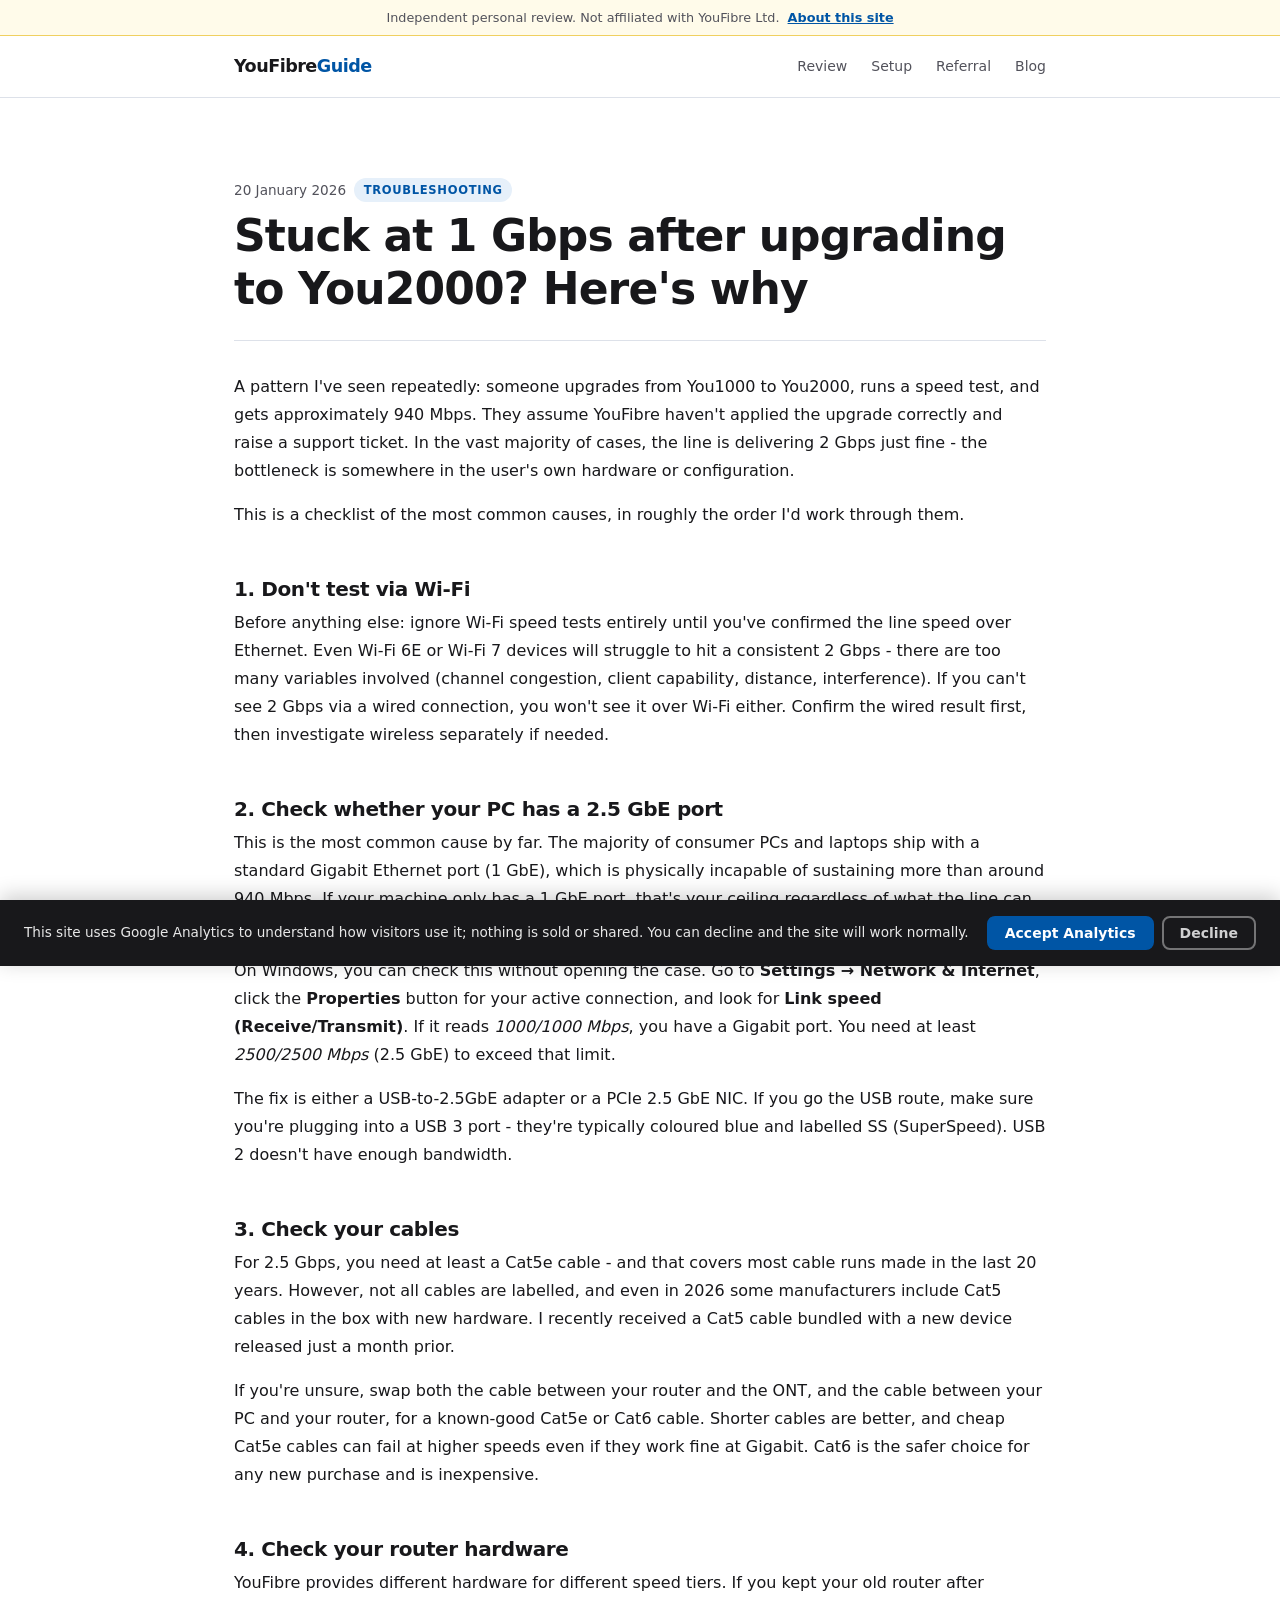
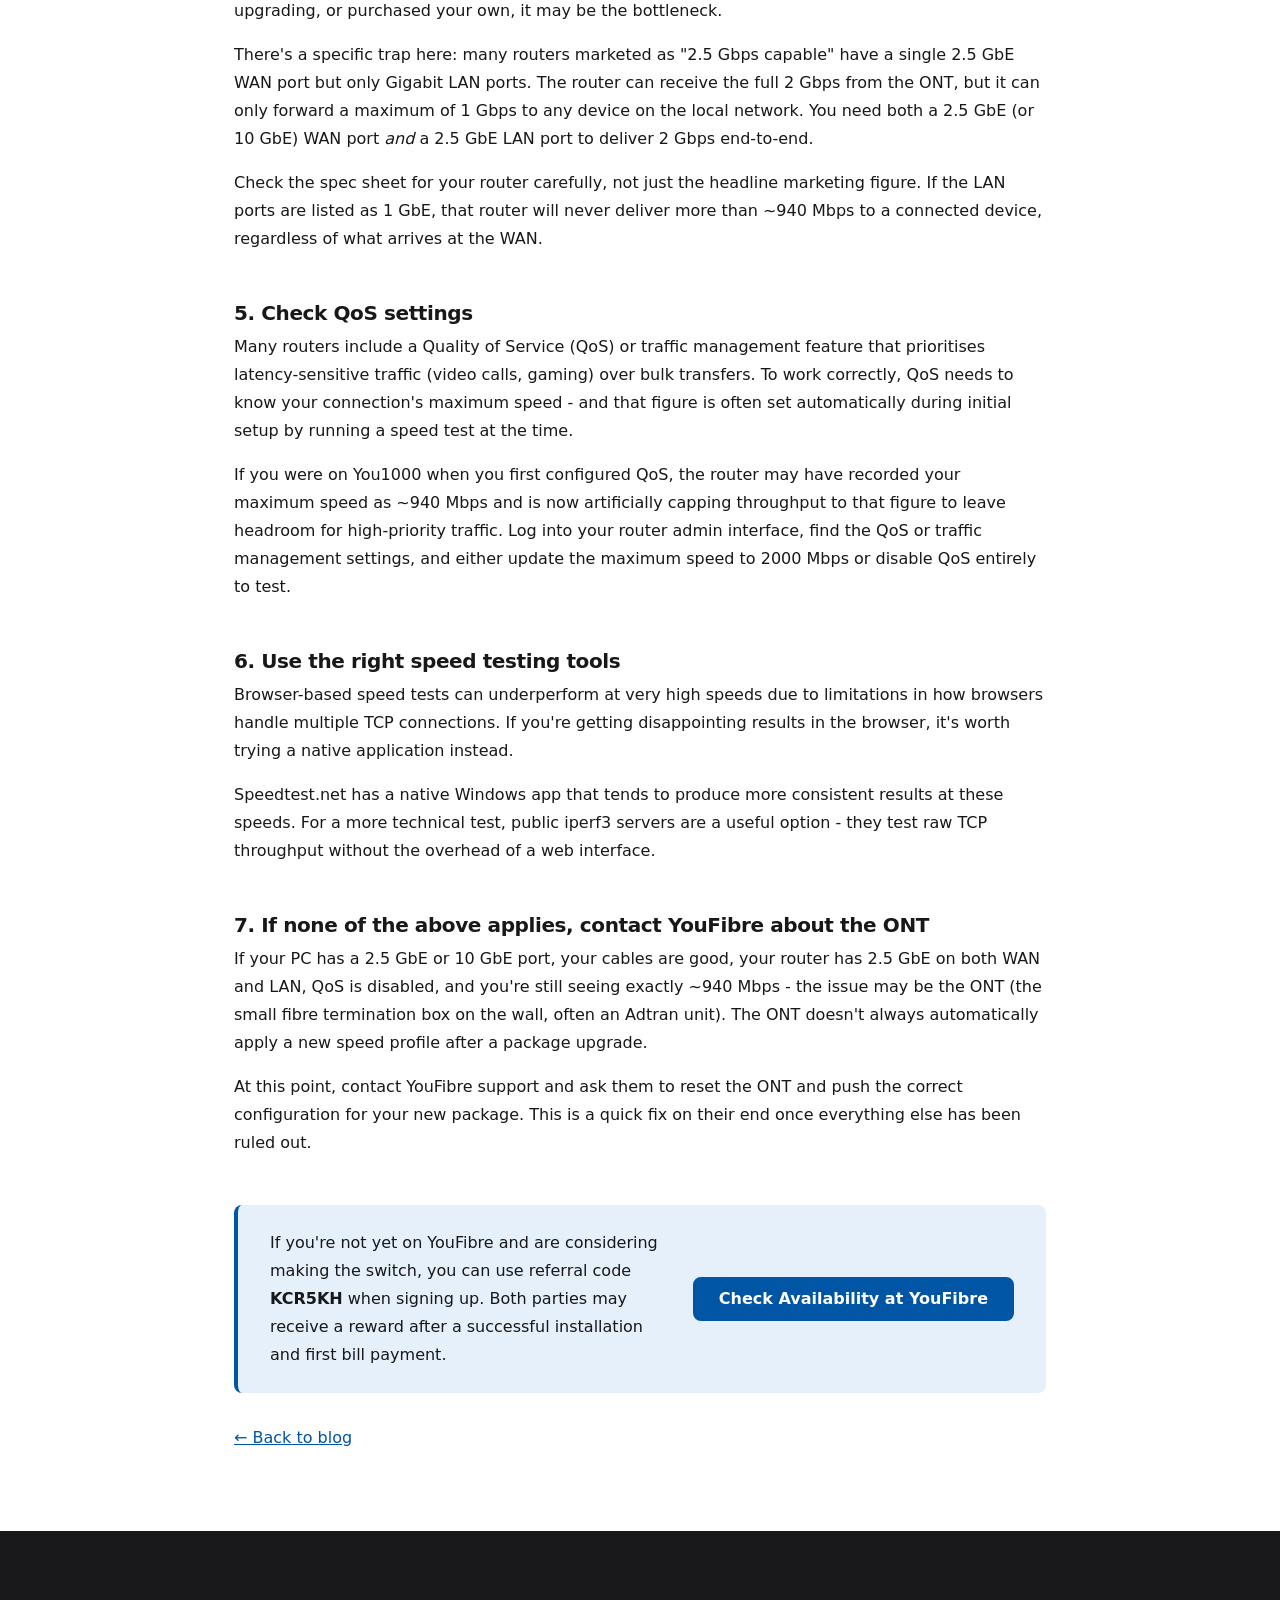
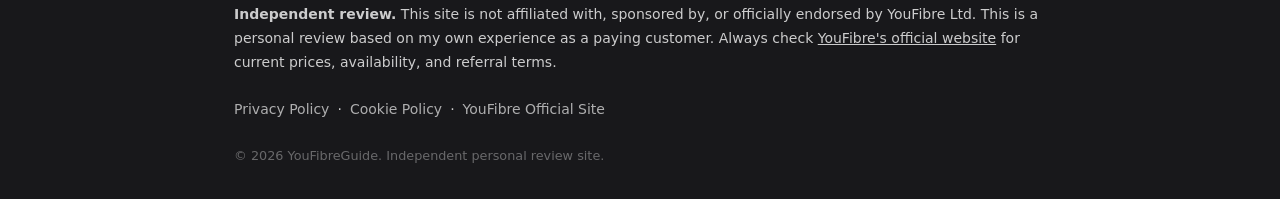
<file: blog/youfibre-2gbps-upgrade-speed-fix.html>
<!DOCTYPE html>
<html lang="en">
<head>
  <meta charset="UTF-8">
  <meta name="viewport" content="width=device-width, initial-scale=1.0">

  <title>Stuck at 1 Gbps After Upgrading to You2000? Here's Why | YouFibreGuide</title>
  <meta name="description" content="Upgraded from YouFibre You1000 to You2000 but still seeing speeds capped at around 940 Mbps? Here are the most common causes and how to fix them.">
  <meta name="author" content="Iain, Cirrotech Ltd">

  <link rel="canonical" href="https://www.myyoufibreguide.com/blog/youfibre-2gbps-upgrade-speed-fix.html">

  <meta property="og:type" content="article">
  <meta property="og:title" content="Stuck at 1 Gbps After Upgrading to You2000? Here's Why | YouFibreGuide">
  <meta property="og:description" content="Upgraded to YouFibre's 2 Gbps package but speed tests are capping at 940 Mbps? The issue is almost always on the user side. Here's a checklist to work through.">
  <meta property="og:url" content="https://www.myyoufibreguide.com/blog/youfibre-2gbps-upgrade-speed-fix.html">
  <meta property="article:published_time" content="2026-01-20">
  <meta property="article:author" content="Iain">

  <meta name="twitter:card" content="summary">
  <meta name="twitter:title" content="Stuck at 1 Gbps After Upgrading to You2000? Here's Why">
  <meta name="twitter:description" content="Upgraded to YouFibre's 2 Gbps package but speed tests are capping at 940 Mbps? The issue is almost always on the user side. Here's a checklist.">

  <script type="application/ld+json">
  {
    "@context": "https://schema.org",
    "@type": "BlogPosting",
    "headline": "Stuck at 1 Gbps after upgrading to You2000? Here's why",
    "description": "Upgraded from YouFibre You1000 to You2000 but still seeing speeds capped at around 940 Mbps? Here are the most common causes and how to fix them.",
    "datePublished": "2026-01-20",
    "dateModified": "2026-01-20",
    "url": "https://www.myyoufibreguide.com/blog/youfibre-2gbps-upgrade-speed-fix.html",
    "author": {
      "@type": "Person",
      "name": "Iain",
      "jobTitle": "IT Consultant",
      "worksFor": {
        "@type": "Organization",
        "name": "Cirrotech Ltd"
      }
    },
    "publisher": {
      "@type": "Organization",
      "name": "YouFibreGuide",
      "url": "https://www.myyoufibreguide.com"
    },
    "mainEntityOfPage": {
      "@type": "WebPage",
      "@id": "https://www.myyoufibreguide.com/blog/youfibre-2gbps-upgrade-speed-fix.html"
    },
    "keywords": ["YouFibre You2000", "YouFibre 2Gbps upgrade", "YouFibre speed cap 1Gbps", "YouFibre upgrade stuck", "full fibre broadband speed fix", "2.5GbE network card"]
  }
  </script>

  <script async src="https://www.googletagmanager.com/gtag/js?id=G-F3RXV3BT7F"></script>
  <script>
    window.dataLayer = window.dataLayer || [];
    function gtag(){dataLayer.push(arguments);}
    gtag('consent', 'default', {
      'analytics_storage': 'denied',
      'ad_storage': 'denied',
      'wait_for_update': 500
    });
    gtag('js', new Date());
    gtag('config', 'G-F3RXV3BT7F');
  </script>

  <link rel="icon" href="../favicon.svg" type="image/svg+xml">
  <link rel="icon" href="../favicon.ico" sizes="any">
  <link rel="alternate" type="application/rss+xml" title="YouFibreGuide Blog" href="../feed.xml">
  <link rel="stylesheet" href="../styles.css">
</head>
<body>

  <div class="independence-bar" role="note">
    <span>Independent personal review. Not affiliated with YouFibre Ltd.</span>
    <a href="../index.html#footer-disclaimer" class="independence-bar__link">About this site</a>
  </div>

  <header class="site-header" role="banner">
    <div class="container">
      <div class="site-header__inner">
        <a href="../index.html" class="site-header__logo">YouFibre<span class="accent">Guide</span></a>
        <nav class="site-header__nav" aria-label="Page navigation">
          <a href="../index.html#review">Review</a>
          <a href="../index.html#setup">Setup</a>
          <a href="../index.html#referral">Referral</a>
          <a href="../blog.html">Blog</a>
        </nav>
      </div>
    </div>
  </header>

  <main id="main-content">

    <article class="section blog-post" aria-labelledby="post-heading">
      <div class="container">

        <div class="blog-post__header">
          <div class="blog-post__meta">
            <time datetime="2026-01-20">20 January 2026</time>
            <span class="blog-card__tag">Troubleshooting</span>
          </div>
          <h1 id="post-heading">Stuck at 1 Gbps after upgrading to You2000? Here's why</h1>
        </div>

        <div class="blog-post__body">
          <p>
            A pattern I've seen repeatedly: someone upgrades from You1000 to You2000, runs a
            speed test, and gets approximately 940 Mbps. They assume YouFibre haven't applied
            the upgrade correctly and raise a support ticket. In the vast majority of cases, the
            line is delivering 2 Gbps just fine - the bottleneck is somewhere in the user's own
            hardware or configuration.
          </p>
          <p>
            This is a checklist of the most common causes, in roughly the order I'd work through
            them.
          </p>

          <h2>1. Don't test via Wi-Fi</h2>
          <p>
            Before anything else: ignore Wi-Fi speed tests entirely until you've confirmed the
            line speed over Ethernet. Even Wi-Fi 6E or Wi-Fi 7 devices will struggle to hit a
            consistent 2 Gbps - there are too many variables involved (channel congestion,
            client capability, distance, interference). If you can't see 2 Gbps via a wired
            connection, you won't see it over Wi-Fi either. Confirm the wired result first, then
            investigate wireless separately if needed.
          </p>

          <h2>2. Check whether your PC has a 2.5 GbE port</h2>
          <p>
            This is the most common cause by far. The majority of consumer PCs and laptops ship
            with a standard Gigabit Ethernet port (1 GbE), which is physically incapable of
            sustaining more than around 940 Mbps. If your machine only has a 1 GbE port, that's
            your ceiling regardless of what the line can deliver.
          </p>
          <p>
            On Windows, you can check this without opening the case. Go to
            <strong>Settings &rarr; Network &amp; Internet</strong>, click the
            <strong>Properties</strong> button for your active connection, and look for
            <strong>Link speed (Receive/Transmit)</strong>. If it reads <em>1000/1000 Mbps</em>,
            you have a Gigabit port. You need at least <em>2500/2500 Mbps</em> (2.5 GbE) to
            exceed that limit.
          </p>
          <p>
            The fix is either a USB-to-2.5GbE adapter or a PCIe 2.5 GbE NIC. If you go the
            USB route, make sure you're plugging into a USB 3 port - they're typically coloured
            blue and labelled SS (SuperSpeed). USB 2 doesn't have enough bandwidth.
          </p>

          <h2>3. Check your cables</h2>
          <p>
            For 2.5 Gbps, you need at least a Cat5e cable - and that covers most cable runs
            made in the last 20 years. However, not all cables are labelled, and even in 2026
            some manufacturers include Cat5 cables in the box with new hardware. I recently
            received a Cat5 cable bundled with a new device released just a month prior.
          </p>
          <p>
            If you're unsure, swap both the cable between your router and the ONT, and the
            cable between your PC and your router, for a known-good Cat5e or Cat6 cable.
            Shorter cables are better, and cheap Cat5e cables can fail at higher speeds even
            if they work fine at Gigabit. Cat6 is the safer choice for any new purchase and
            is inexpensive.
          </p>

          <h2>4. Check your router hardware</h2>
          <p>
            YouFibre provides different hardware for different speed tiers. If you kept your
            old router after upgrading, or purchased your own, it may be the bottleneck.
          </p>
          <p>
            There's a specific trap here: many routers marketed as "2.5 Gbps capable" have a
            single 2.5 GbE WAN port but only Gigabit LAN ports. The router can receive the
            full 2 Gbps from the ONT, but it can only forward a maximum of 1 Gbps to any
            device on the local network. You need both a 2.5 GbE (or 10 GbE) WAN port
            <em>and</em> a 2.5 GbE LAN port to deliver 2 Gbps end-to-end.
          </p>
          <p>
            Check the spec sheet for your router carefully, not just the headline marketing
            figure. If the LAN ports are listed as 1 GbE, that router will never deliver more
            than ~940 Mbps to a connected device, regardless of what arrives at the WAN.
          </p>

          <h2>5. Check QoS settings</h2>
          <p>
            Many routers include a Quality of Service (QoS) or traffic management feature
            that prioritises latency-sensitive traffic (video calls, gaming) over bulk
            transfers. To work correctly, QoS needs to know your connection's maximum speed -
            and that figure is often set automatically during initial setup by running a speed
            test at the time.
          </p>
          <p>
            If you were on You1000 when you first configured QoS, the router may have recorded
            your maximum speed as ~940 Mbps and is now artificially capping throughput to that
            figure to leave headroom for high-priority traffic. Log into your router admin
            interface, find the QoS or traffic management settings, and either update the
            maximum speed to 2000 Mbps or disable QoS entirely to test.
          </p>

          <h2>6. Use the right speed testing tools</h2>
          <p>
            Browser-based speed tests can underperform at very high speeds due to limitations
            in how browsers handle multiple TCP connections. If you're getting disappointing
            results in the browser, it's worth trying a native application instead.
          </p>
          <p>
            Speedtest.net has a native Windows app that tends to produce more consistent
            results at these speeds. For a more technical test, public iperf3 servers are a
            useful option - they test raw TCP throughput without the overhead of a web
            interface.
          </p>

          <h2>7. If none of the above applies, contact YouFibre about the ONT</h2>
          <p>
            If your PC has a 2.5 GbE or 10 GbE port, your cables are good, your router has
            2.5 GbE on both WAN and LAN, QoS is disabled, and you're still seeing exactly
            ~940 Mbps - the issue may be the ONT (the small fibre termination box on the
            wall, often an Adtran unit). The ONT doesn't always automatically apply a new
            speed profile after a package upgrade.
          </p>
          <p>
            At this point, contact YouFibre support and ask them to reset the ONT and push
            the correct configuration for your new package. This is a quick fix on their
            end once everything else has been ruled out.
          </p>

          <div class="blog-post__referral">
            <p>
              If you're not yet on YouFibre and are considering making the switch, you can
              use referral code <strong>KCR5KH</strong> when signing up. Both parties may
              receive a reward after a successful installation and first bill payment.
            </p>
            <a href="https://www.youfibre.com/check-availability/" class="btn btn--primary" onclick="trackReferralClick()" target="_blank" rel="noopener noreferrer">
              Check Availability at YouFibre
            </a>
          </div>
        </div>

        <p style="margin-top: 2rem;"><a href="../blog.html">&larr; Back to blog</a></p>

      </div>
    </article>

  </main>

  <footer class="site-footer" role="contentinfo">
    <div class="container">
      <div class="site-footer__inner">

        <p class="site-footer__disclaimer" id="footer-disclaimer">
          <strong>Independent review.</strong> This site is not affiliated with, sponsored
          by, or officially endorsed by YouFibre Ltd. This is a personal review based on my
          own experience as a paying customer. Always check
          <a href="https://www.youfibre.com" target="_blank" rel="noopener noreferrer">YouFibre's official website</a>
          for current prices, availability, and referral terms.
        </p>

        <nav class="site-footer__links" aria-label="Footer links">
          <a href="../privacy-policy.html">Privacy Policy</a>
          <span aria-hidden="true">·</span>
          <a href="../cookie-policy.html">Cookie Policy</a>
          <span aria-hidden="true">·</span>
          <a href="https://www.youfibre.com" target="_blank" rel="noopener noreferrer">YouFibre Official Site</a>
        </nav>

        <p class="site-footer__copy">
          &copy; <span id="currentYear"></span> YouFibreGuide. Independent personal review site.
        </p>

      </div>
    </div>
  </footer>

  <div class="toast" id="copyToast" role="status" aria-live="polite" aria-atomic="true">
    Code copied to clipboard!
  </div>

  <div class="cookie-banner" id="cookieBanner" role="dialog" aria-live="polite" aria-label="Cookie consent" aria-hidden="true">
    <p class="cookie-banner__text">
      This site uses Google Analytics to understand how visitors use it; nothing is sold
      or shared. You can decline and the site will work normally.
    </p>
    <div class="cookie-banner__actions">
      <button class="btn btn--primary btn--sm" id="cookieAccept">Accept Analytics</button>
      <button class="btn btn--secondary btn--sm" id="cookieDecline">Decline</button>
    </div>
  </div>

  <script src="../script.js"></script>
</body>
</html>
</file>
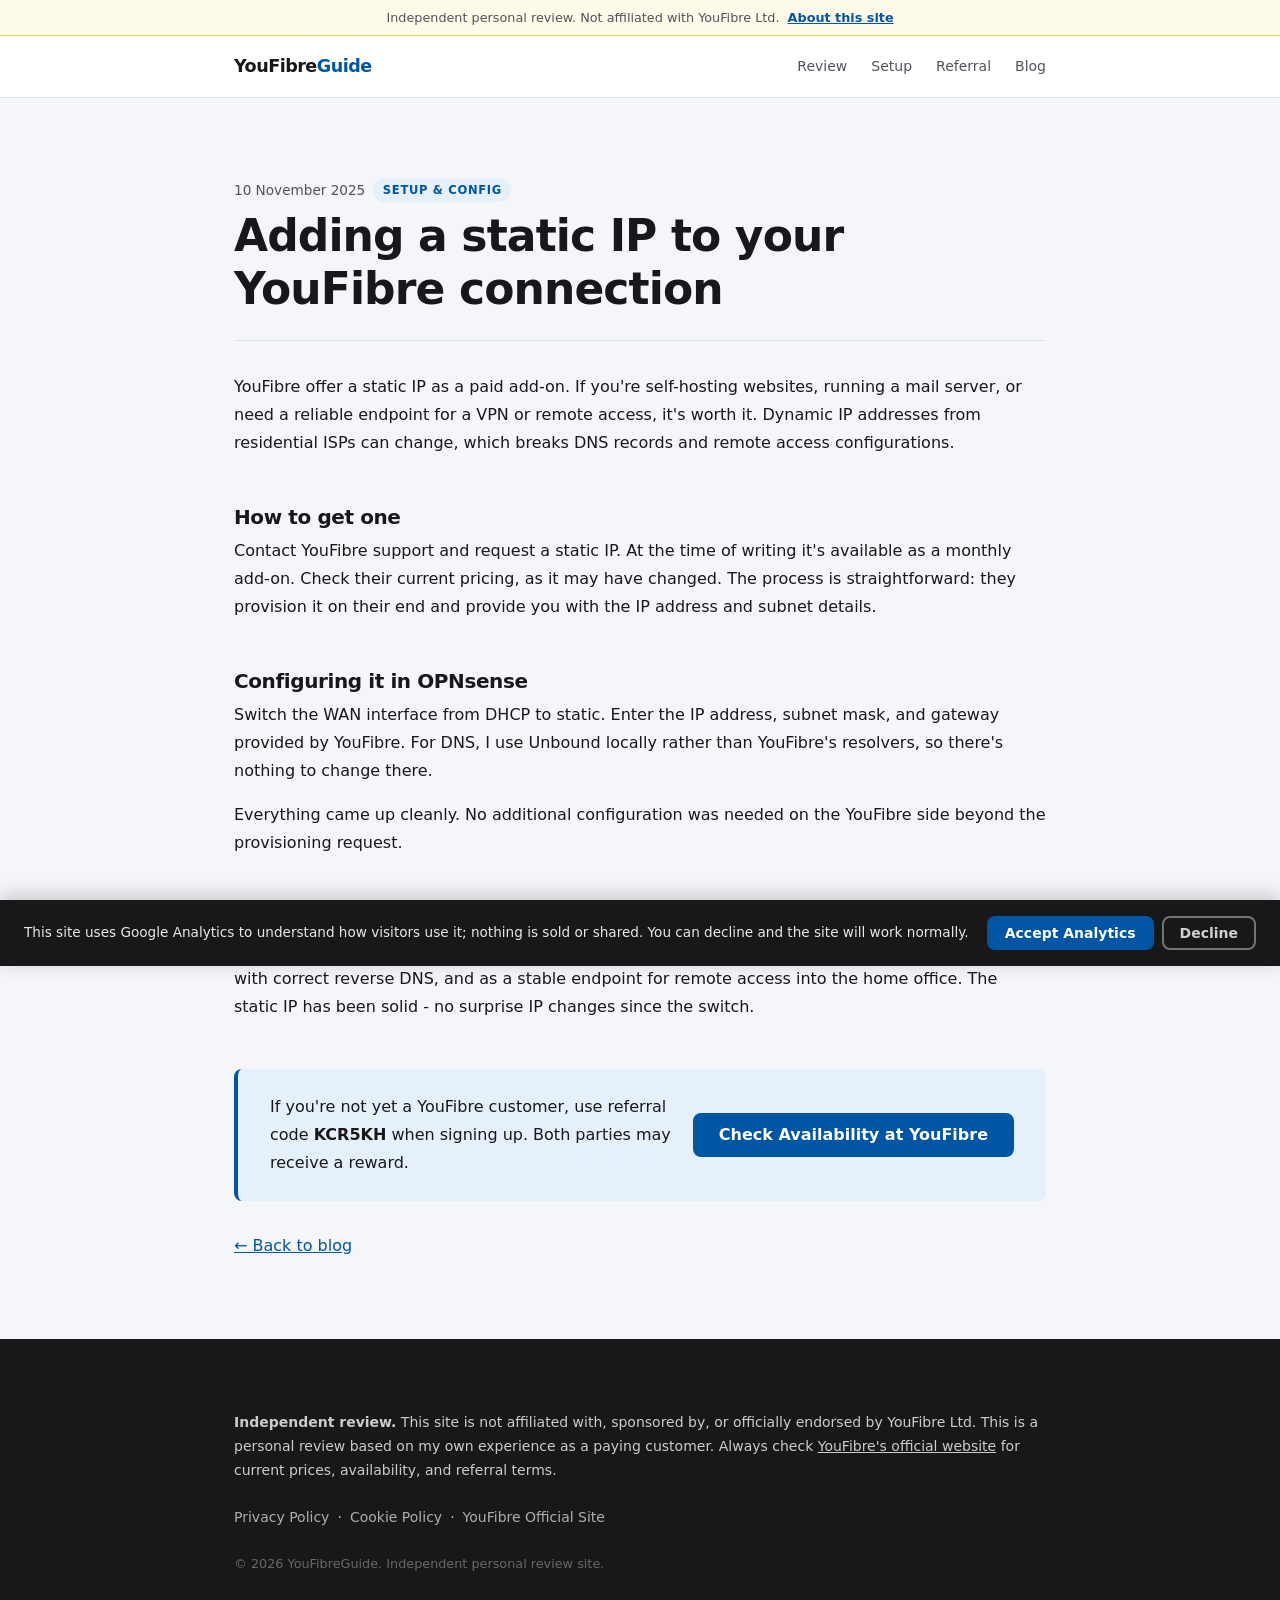
<file: blog/youfibre-static-ip.html>
<!DOCTYPE html>
<html lang="en">
<head>
  <meta charset="UTF-8">
  <meta name="viewport" content="width=device-width, initial-scale=1.0">

  <title>Adding a Static IP to Your YouFibre Connection | YouFibreGuide</title>
  <meta name="description" content="How to add a static IP address to a YouFibre FTTP connection. What it costs, how to request it, and how to configure it in OPNsense.">
  <meta name="author" content="Iain, Cirrotech Ltd">

  <link rel="canonical" href="https://www.myyoufibreguide.com/blog/youfibre-static-ip.html">

  <meta property="og:type" content="article">
  <meta property="og:title" content="Adding a Static IP to Your YouFibre Connection | YouFibreGuide">
  <meta property="og:description" content="How to add a static IP address to a YouFibre FTTP connection. What it costs, how to request it, and how to configure it in OPNsense.">
  <meta property="og:url" content="https://www.myyoufibreguide.com/blog/youfibre-static-ip.html">
  <meta property="article:published_time" content="2025-11-10">
  <meta property="article:author" content="Iain">

  <meta name="twitter:card" content="summary">
  <meta name="twitter:title" content="Adding a Static IP to Your YouFibre Connection">
  <meta name="twitter:description" content="How to add a static IP to YouFibre. What it costs, how to request it, and how to configure it in OPNsense.">

  <script type="application/ld+json">
  {
    "@context": "https://schema.org",
    "@type": "BlogPosting",
    "headline": "Adding a static IP to your YouFibre connection",
    "description": "How to add a static IP address to a YouFibre FTTP connection. What it costs, how to request it, and how to configure it in OPNsense.",
    "datePublished": "2025-11-10",
    "dateModified": "2025-11-10",
    "url": "https://www.myyoufibreguide.com/blog/youfibre-static-ip.html",
    "author": {
      "@type": "Person",
      "name": "Iain",
      "jobTitle": "IT Consultant",
      "worksFor": {
        "@type": "Organization",
        "name": "Cirrotech Ltd"
      }
    },
    "publisher": {
      "@type": "Organization",
      "name": "YouFibreGuide",
      "url": "https://www.myyoufibreguide.com"
    },
    "mainEntityOfPage": {
      "@type": "WebPage",
      "@id": "https://www.myyoufibreguide.com/blog/youfibre-static-ip.html"
    },
    "keywords": ["YouFibre static IP", "YouFibre static IP address", "OPNsense static IP", "YouFibre add-on", "self hosting broadband"]
  }
  </script>

  <script async src="https://www.googletagmanager.com/gtag/js?id=G-F3RXV3BT7F"></script>
  <script>
    window.dataLayer = window.dataLayer || [];
    function gtag(){dataLayer.push(arguments);}
    gtag('consent', 'default', {
      'analytics_storage': 'denied',
      'ad_storage': 'denied',
      'wait_for_update': 500
    });
    gtag('js', new Date());
    gtag('config', 'G-F3RXV3BT7F');
  </script>

  <link rel="icon" href="../favicon.svg" type="image/svg+xml">
  <link rel="icon" href="../favicon.ico" sizes="any">
  <link rel="alternate" type="application/rss+xml" title="YouFibreGuide Blog" href="../feed.xml">
  <link rel="stylesheet" href="../styles.css">
</head>
<body>

  <div class="independence-bar" role="note">
    <span>Independent personal review. Not affiliated with YouFibre Ltd.</span>
    <a href="../index.html#footer-disclaimer" class="independence-bar__link">About this site</a>
  </div>

  <header class="site-header" role="banner">
    <div class="container">
      <div class="site-header__inner">
        <a href="../index.html" class="site-header__logo">YouFibre<span class="accent">Guide</span></a>
        <nav class="site-header__nav" aria-label="Page navigation">
          <a href="../index.html#review">Review</a>
          <a href="../index.html#setup">Setup</a>
          <a href="../index.html#referral">Referral</a>
          <a href="../blog.html">Blog</a>
        </nav>
      </div>
    </div>
  </header>

  <main id="main-content">

    <article class="section section--alt blog-post" aria-labelledby="post-heading">
      <div class="container">

        <div class="blog-post__header">
          <div class="blog-post__meta">
            <time datetime="2025-11-10">10 November 2025</time>
            <span class="blog-card__tag">Setup &amp; Config</span>
          </div>
          <h1 id="post-heading">Adding a static IP to your YouFibre connection</h1>
        </div>

        <div class="blog-post__body">
          <p>
            YouFibre offer a static IP as a paid add-on. If you're self-hosting websites,
            running a mail server, or need a reliable endpoint for a VPN or remote access,
            it's worth it. Dynamic IP addresses from residential ISPs can change, which
            breaks DNS records and remote access configurations.
          </p>

          <h2>How to get one</h2>
          <p>
            Contact YouFibre support and request a static IP. At the time of writing it's
            available as a monthly add-on. Check their current pricing, as it may have
            changed. The process is straightforward: they provision it on their end and
            provide you with the IP address and subnet details.
          </p>

          <h2>Configuring it in OPNsense</h2>
          <p>
            Switch the WAN interface from DHCP to static. Enter the IP address, subnet
            mask, and gateway provided by YouFibre. For DNS, I use Unbound locally rather
            than YouFibre's resolvers, so there's nothing to change there.
          </p>
          <p>
            Everything came up cleanly. No additional configuration was needed on the
            YouFibre side beyond the provisioning request.
          </p>

          <h2>What I use it for</h2>
          <p>
            Hosting a few personal projects and websites directly from the network,
            running my own mail server with correct reverse DNS, and as a stable endpoint
            for remote access into the home office. The static IP has been solid - no
            surprise IP changes since the switch.
          </p>

          <div class="blog-post__referral">
            <p>
              If you're not yet a YouFibre customer, use referral code <strong>KCR5KH</strong>
              when signing up. Both parties may receive a reward.
            </p>
            <a href="https://www.youfibre.com/check-availability/" class="btn btn--primary" onclick="trackReferralClick()" target="_blank" rel="noopener noreferrer">
              Check Availability at YouFibre
            </a>
          </div>
        </div>

        <p style="margin-top: 2rem;"><a href="../blog.html">&larr; Back to blog</a></p>

      </div>
    </article>

  </main>

  <footer class="site-footer" role="contentinfo">
    <div class="container">
      <div class="site-footer__inner">

        <p class="site-footer__disclaimer" id="footer-disclaimer">
          <strong>Independent review.</strong> This site is not affiliated with, sponsored
          by, or officially endorsed by YouFibre Ltd. This is a personal review based on my
          own experience as a paying customer. Always check
          <a href="https://www.youfibre.com" target="_blank" rel="noopener noreferrer">YouFibre's official website</a>
          for current prices, availability, and referral terms.
        </p>

        <nav class="site-footer__links" aria-label="Footer links">
          <a href="../privacy-policy.html">Privacy Policy</a>
          <span aria-hidden="true">·</span>
          <a href="../cookie-policy.html">Cookie Policy</a>
          <span aria-hidden="true">·</span>
          <a href="https://www.youfibre.com" target="_blank" rel="noopener noreferrer">YouFibre Official Site</a>
        </nav>

        <p class="site-footer__copy">
          &copy; <span id="currentYear"></span> YouFibreGuide. Independent personal review site.
        </p>

      </div>
    </div>
  </footer>

  <div class="toast" id="copyToast" role="status" aria-live="polite" aria-atomic="true">
    Code copied to clipboard!
  </div>

  <div class="cookie-banner" id="cookieBanner" role="dialog" aria-live="polite" aria-label="Cookie consent" aria-hidden="true">
    <p class="cookie-banner__text">
      This site uses Google Analytics to understand how visitors use it; nothing is sold
      or shared. You can decline and the site will work normally.
    </p>
    <div class="cookie-banner__actions">
      <button class="btn btn--primary btn--sm" id="cookieAccept">Accept Analytics</button>
      <button class="btn btn--secondary btn--sm" id="cookieDecline">Decline</button>
    </div>
  </div>

  <script src="../script.js"></script>
</body>
</html>
</file>
<file: styles.css>
/* =============================================
   styles.css
   YouFibreGuide :  Mobile-first stylesheet
   =============================================

   Table of contents:
   1.  CSS Custom Properties (Design Tokens)
   2.  Reset & Base
   3.  Layout
   4.  Typography
   5.  Buttons
   6.  Site Header
   7.  Hero Section
   8.  Referral Card
   9.  Content Sections
   10. Feature List
   11. Feature Grid
   12. Image Sections
   13. Recommend List
   14. Referral Block (Section 7 CTA)
   15. Gear / Affiliate List
   16. Site Footer
   17. Sticky Mobile CTA Bar
   18. Toast Notification
   19. Desktop Enhancements (min-width: 768px)
   20. Accessibility :  Focus Styles
   21. Print Styles
============================================= */


/* =============================================
   1. CSS CUSTOM PROPERTIES (DESIGN TOKENS)
   Centralised values :  update colours here to
   retheme the entire site.
============================================= */
:root {
  /* Colours */
  --colour-primary:       #0055a5;   /* Main brand blue */
  --colour-primary-dark:  #003d7a;   /* Hover/active state */
  --colour-primary-light: #e6f0fa;   /* Light tint for backgrounds */
  --colour-text:          #18181b;   /* Near-black body text */
  --colour-text-muted:    #52525b;   /* Secondary/caption text */
  --colour-bg:            #ffffff;
  --colour-bg-alt:        #f4f6f9;   /* Section alternating background */
  --colour-border:        #dde1e9;
  --colour-white:         #ffffff;

  /* Typography */
  --font-family: system-ui, -apple-system, BlinkMacSystemFont, 'Segoe UI',
                 Roboto, Oxygen, Ubuntu, Cantarell, sans-serif;
  --line-height-base:    1.65;
  --line-height-heading: 1.2;

  /* Spacing scale */
  --space-xs:  0.25rem;   /*  4px */
  --space-sm:  0.5rem;    /*  8px */
  --space-md:  1rem;      /* 16px */
  --space-lg:  1.5rem;    /* 24px */
  --space-xl:  2rem;      /* 32px */
  --space-2xl: 3rem;      /* 48px */
  --space-3xl: 4.5rem;    /* 72px */

  /* Layout */
  --container-max:  860px;
  --radius:         0.5rem;
  --radius-lg:      1rem;

  /* Shadows */
  --shadow-sm: 0 1px 4px rgba(0, 0, 0, 0.07);
  --shadow-md: 0 4px 14px rgba(0, 0, 0, 0.1);
  --shadow-lg: 0 8px 28px rgba(0, 0, 0, 0.13);
}


/* =============================================
   2. RESET & BASE
============================================= */
*,
*::before,
*::after {
  box-sizing: border-box;
  margin: 0;
  padding: 0;
}

html {
  scroll-behavior: smooth;
  font-size: 16px;
  -webkit-text-size-adjust: 100%;
}

body {
  font-family: var(--font-family);
  font-size: 1rem;
  line-height: var(--line-height-base);
  color: var(--colour-text);
  background-color: var(--colour-bg);
  -webkit-font-smoothing: antialiased;
  -moz-osx-font-smoothing: grayscale;
}

img {
  max-width: 100%;
  height: auto;
  display: block;
}

a {
  color: var(--colour-primary);
  text-decoration: underline;
}

a:hover {
  color: var(--colour-primary-dark);
}

ul,
ol {
  list-style: none;
  padding-left: 0;
}

/* Consecutive paragraphs get top margin */
p + p {
  margin-top: var(--space-md);
}


/* =============================================
   3. LAYOUT
============================================= */
.container {
  width: 100%;
  max-width: var(--container-max);
  margin-inline: auto;
  padding-inline: var(--space-lg);
}


/* =============================================
   4. TYPOGRAPHY
============================================= */
h1,
h2,
h3,
h4,
h5,
h6 {
  line-height: var(--line-height-heading);
  color: var(--colour-text);
  font-weight: 700;
  letter-spacing: -0.02em;
}

/* Fluid heading sizes :  scale smoothly with viewport */
h1 { font-size: clamp(1.75rem, 5vw, 2.75rem); }
h2 { font-size: clamp(1.3rem, 3.5vw, 1.875rem); }
h3 { font-size: 1.05rem; }


/* =============================================
   5. BUTTONS
============================================= */
.btn {
  display: inline-flex;
  align-items: center;
  justify-content: center;
  padding: 0.75rem 1.5rem;
  border-radius: var(--radius);
  font-family: var(--font-family);
  font-size: 1rem;
  font-weight: 600;
  text-decoration: none;
  cursor: pointer;
  border: 2px solid transparent;
  transition:
    background-color 0.18s ease,
    border-color 0.18s ease,
    color 0.18s ease,
    transform 0.1s ease;
  white-space: nowrap;
  line-height: 1;
}

.btn:active {
  transform: scale(0.97);
}

/* Primary */
.btn--primary {
  background-color: var(--colour-primary);
  color: var(--colour-white);
  border-color: var(--colour-primary);
}
.btn--primary:hover {
  background-color: var(--colour-primary-dark);
  border-color: var(--colour-primary-dark);
  color: var(--colour-white);
  text-decoration: none;
}

/* Secondary (outlined, primary colour) */
.btn--secondary {
  background-color: transparent;
  color: var(--colour-primary);
  border-color: var(--colour-primary);
}
.btn--secondary:hover {
  background-color: var(--colour-primary-light);
  color: var(--colour-primary);
  text-decoration: none;
}

/* Outline (neutral, used for affiliate links) */
.btn--outline {
  background-color: transparent;
  color: var(--colour-text-muted);
  border-color: var(--colour-border);
  font-weight: 500;
}
.btn--outline:hover {
  border-color: var(--colour-primary);
  color: var(--colour-primary);
  text-decoration: none;
}

/* Size modifiers */
.btn--sm {
  padding: 0.5rem 1rem;
  font-size: 0.875rem;
}
.btn--lg {
  padding: 0.9rem 2rem;
  font-size: 1.1rem;
}


/* =============================================
   5b. INDEPENDENCE NOTICE BAR
   Thin banner at the top of the page. Scrolls away
   with the content :  not fixed. Clearly signals this
   is not an official YouFibre site.
============================================= */
.independence-bar {
  background-color: #fffbea;
  border-bottom: 1px solid #f0d060;
  padding: 0.5rem var(--space-lg);
  font-size: 0.8rem;
  text-align: center;
  color: var(--colour-text-muted);
  display: flex;
  align-items: center;
  justify-content: center;
  gap: var(--space-sm);
  flex-wrap: wrap;
  line-height: 1.5;
}

.independence-bar__link {
  color: var(--colour-primary);
  font-weight: 600;
  text-decoration: underline;
  white-space: nowrap;
}


/* =============================================
   6. SITE HEADER
============================================= */
.site-header {
  position: sticky;
  top: 0;
  z-index: 100;
  background-color: var(--colour-white);
  border-bottom: 1px solid var(--colour-border);
  padding-block: var(--space-md);
}

.site-header__inner {
  display: flex;
  align-items: center;
  justify-content: space-between;
  gap: var(--space-md);
}

.site-header__logo {
  font-size: 1.1rem;
  font-weight: 700;
  color: var(--colour-text);
  letter-spacing: -0.03em;
}

/* Accent colour on the second part of the logo word */
.site-header__logo .accent {
  color: var(--colour-primary);
}

.site-header__nav {
  display: flex;
  gap: var(--space-lg);
}

.site-header__nav a {
  color: var(--colour-text-muted);
  text-decoration: none;
  font-size: 0.875rem;
  font-weight: 500;
  transition: color 0.18s ease;
}

.site-header__nav a:hover {
  color: var(--colour-primary);
}

/* Hide nav on very small screens to keep the header uncluttered */
@media (max-width: 360px) {
  .site-header__nav {
    display: none;
  }
}


/* =============================================
   7. HERO SECTION
============================================= */
.hero {
  background: linear-gradient(155deg, var(--colour-primary-light) 0%, var(--colour-white) 55%);
  padding-block: var(--space-3xl) var(--space-2xl);
  border-bottom: 1px solid var(--colour-border);
}

.hero__inner {
  display: flex;
  flex-direction: column;
  gap: var(--space-xl);
}

.hero__avatar {
  width: 80px;
  height: 80px;
  border-radius: 50%;
  object-fit: cover;
  border: 3px solid var(--colour-primary);
  box-shadow: var(--shadow-md);
}

/* Small label pill above the headline */
.hero__tag {
  display: inline-flex;
  align-items: center;
  padding: 0.25rem 0.85rem;
  background-color: var(--colour-primary);
  color: var(--colour-white);
  font-size: 0.75rem;
  font-weight: 700;
  border-radius: 2rem;
  letter-spacing: 0.06em;
  text-transform: uppercase;
  width: fit-content;
}

.hero__headline {
  font-size: clamp(1.75rem, 5.5vw, 2.75rem);
  letter-spacing: -0.03em;
  max-width: 600px;
}

.hero__subheadline {
  font-size: 1.1rem;
  color: var(--colour-text-muted);
  max-width: 580px;
  margin-top: 0; /* Override the p+p rule */
}


/* =============================================
   8. REFERRAL CARD
   Used in hero and in the referral section
============================================= */
.referral-card {
  background-color: var(--colour-white);
  border: 2px solid var(--colour-primary);
  border-radius: var(--radius-lg);
  padding: var(--space-xl);
  display: flex;
  flex-direction: column;
  align-items: center;
  text-align: center;
  gap: var(--space-md);
  box-shadow: var(--shadow-md);
}

/* Constrain card width in the hero */
.referral-card--hero {
  max-width: 460px;
}

.referral-card__label {
  font-size: 0.75rem;
  color: var(--colour-text-muted);
  text-transform: uppercase;
  letter-spacing: 0.1em;
  font-weight: 700;
  margin: 0;
}

/* The referral code itself :  large, monospaced, easy to read */
.referral-card__code {
  font-size: clamp(2.25rem, 9vw, 3.25rem);
  font-weight: 800;
  letter-spacing: 0.18em;
  color: var(--colour-primary);
  font-family: 'Courier New', Courier, monospace;
  /* Make it easy to select and manually copy */
  user-select: all;
  cursor: default;
}

.referral-card__actions {
  display: flex;
  flex-wrap: wrap;
  gap: var(--space-sm);
  justify-content: center;
  width: 100%;
}

.referral-card__disclaimer {
  font-size: 0.8rem;
  color: var(--colour-text-muted);
  margin: 0;
  max-width: 400px;
  line-height: 1.5;
}

/* Info note shown between the CTA buttons and the small print */
.referral-card__tracking-note {
  font-size: 0.8rem;
  color: var(--colour-primary);
  font-weight: 600;
  margin: 0;
  max-width: 420px;
  line-height: 1.5;
  background-color: var(--colour-primary-light);
  padding: var(--space-sm) var(--space-md);
  border-radius: var(--radius);
  border: 1px solid rgba(0, 85, 165, 0.2);
  text-align: center;
}


/* =============================================
   9. CONTENT SECTIONS
============================================= */
.section {
  padding-block: var(--space-3xl);
}

.section--alt {
  background-color: var(--colour-bg-alt);
}

/* Dark blue gradient background for the main CTA section */
.section--cta {
  background: linear-gradient(155deg, var(--colour-primary) 0%, var(--colour-primary-dark) 100%);
}

/* Inline referral card section :  sits between Why I Switched and Household Usage.
   Tighter vertical padding so it reads as a natural bridge, not a full section. */
.section--referral-inline {
  padding-block: var(--space-xl);
  background-color: var(--colour-bg-alt);
  display: flex;
  justify-content: center;
}

.section--referral-inline .container {
  display: flex;
  justify-content: center;
}

.section__title {
  margin-bottom: var(--space-lg);
}

.section__intro {
  font-size: 1.05rem;
  color: var(--colour-text-muted);
  margin-bottom: var(--space-2xl);
}

/* Card component :  white box with subtle border and shadow */
.card {
  background-color: var(--colour-white);
  border-radius: var(--radius-lg);
  padding: var(--space-xl);
  box-shadow: var(--shadow-sm);
  border: 1px solid var(--colour-border);
}

/* Soft nudge paragraph at the bottom of a content card */
.section__soft-nudge {
  margin-top: var(--space-lg);
  padding: var(--space-md) var(--space-lg);
  background-color: var(--colour-primary-light);
  border-radius: var(--radius);
  font-size: 0.9rem;
  color: var(--colour-text-muted);
  border: 1px solid rgba(0, 85, 165, 0.15);
}

.section__soft-nudge a {
  color: var(--colour-primary);
  font-weight: 600;
}


/* =============================================
   10. FEATURE LIST (tick bullets, sections 3 & 6)
============================================= */
.feature-list {
  display: flex;
  flex-direction: column;
  gap: var(--space-sm);
  margin-block: var(--space-lg);
}

.feature-list li {
  padding-left: var(--space-xl);
  position: relative;
  color: var(--colour-text);
}

.feature-list li::before {
  content: '✓';
  position: absolute;
  left: 0;
  color: var(--colour-primary);
  font-weight: 700;
}


/* =============================================
   11. FEATURE GRID (advanced setup, section 4)
============================================= */
.feature-grid {
  display: grid;
  grid-template-columns: 1fr;
  gap: var(--space-md);
  margin-top: var(--space-xl);
}

@media (min-width: 520px) {
  .feature-grid {
    grid-template-columns: 1fr 1fr;
  }
}

.feature-item {
  background-color: var(--colour-bg-alt);
  border-radius: var(--radius);
  padding: var(--space-lg);
  border: 1px solid var(--colour-border);
}

.feature-item__icon {
  font-size: 1.5rem;
  margin-bottom: var(--space-sm);
  /* Emoji icons are decorative :  hidden from screen readers via aria-hidden in HTML */
}

.feature-item h3 {
  font-size: 0.95rem;
  margin-bottom: var(--space-xs);
}

.feature-item p {
  font-size: 0.875rem;
  color: var(--colour-text-muted);
  margin: 0;
}


/* =============================================
   12. IMAGE SECTIONS (section 5)
============================================= */
.image-section {
  margin-bottom: var(--space-3xl);
}

.image-section:last-child {
  margin-bottom: 0;
}

.image-section__title {
  font-size: 1rem;
  font-weight: 700;
  color: var(--colour-text);
  margin-bottom: var(--space-md);
  padding-bottom: var(--space-sm);
  border-bottom: 2px solid var(--colour-border);
}

.image-section__caption {
  margin-top: var(--space-md);
  font-size: 0.875rem;
  color: var(--colour-text-muted);
  font-style: italic;
}

/* Image grid :  one column on mobile, two on wider screens */
.image-grid {
  display: grid;
  grid-template-columns: 1fr;
  gap: var(--space-md);
}

@media (min-width: 520px) {
  .image-grid {
    grid-template-columns: 1fr 1fr;
  }

  /* Single-image subsections stay narrower */
  .image-grid--single {
    grid-template-columns: 1fr;
    max-width: 440px;
  }
}

/* Individual image card */
.image-card {
  border-radius: var(--radius);
  overflow: hidden;
  box-shadow: var(--shadow-sm);
  border: 1px solid var(--colour-border);
  /* Placeholder background shown when image hasn't loaded */
  background-color: var(--colour-bg-alt);
  transition: box-shadow 0.2s ease, transform 0.2s ease;
}

.image-card:hover {
  box-shadow: var(--shadow-md);
  transform: translateY(-3px);
}

.image-card__img {
  width: 100%;
  height: 220px;
  object-fit: cover;
  display: block;
  /* Subtle grey placeholder shown before images load or if src is missing */
  background-color: var(--colour-border);
  transition: opacity 0.18s ease;
}

/* Lightbox trigger :  zoom cursor hints that images are clickable */
.lightbox-trigger {
  display: block;
  text-decoration: none;
  cursor: zoom-in;
}

.lightbox-trigger:hover .image-card__img {
  opacity: 0.88;
}


/* =============================================
   13. RECOMMEND LIST (section 6)
============================================= */
.recommend-list {
  display: flex;
  flex-direction: column;
  gap: var(--space-md);
  margin-top: var(--space-lg);
}

.recommend-list li {
  padding: var(--space-md) var(--space-lg);
  /* Left-border accent style */
  border-left: 3px solid var(--colour-primary);
  background-color: var(--colour-bg-alt);
  border-radius: 0 var(--radius) var(--radius) 0;
  font-size: 0.95rem;
  line-height: 1.6;
}

/* Transition nudge shown at the bottom of the image section */
.section__transition-cta {
  margin-top: var(--space-2xl);
  padding: var(--space-lg) var(--space-xl);
  background-color: var(--colour-white);
  border: 1px solid var(--colour-border);
  border-radius: var(--radius);
  box-shadow: var(--shadow-sm);
  font-size: 1rem;
  color: var(--colour-text-muted);
  text-align: center;
}

.section__transition-cta a {
  font-weight: 600;
  color: var(--colour-primary);
}


/* =============================================
   14. REFERRAL BLOCK (section 7 :  dark CTA section)
============================================= */
.referral-block {
  display: flex;
  flex-direction: column;
  align-items: center;
  text-align: center;
  gap: var(--space-xl);
  padding-block: var(--space-xl);
}

.referral-block__title {
  font-size: clamp(1.5rem, 4vw, 2.25rem);
  color: var(--colour-white);
}

.referral-block__intro {
  font-size: 1.05rem;
  color: rgba(255, 255, 255, 0.88);
  max-width: 580px;
  margin: 0;
}

/* Referral card on dark background :  stays white */
.section--cta .referral-card {
  background-color: var(--colour-white);
  border-color: rgba(255, 255, 255, 0.25);
  max-width: 480px;
  width: 100%;
}

/* Secondary button inside the dark section needs a white border */
.section--cta .btn--secondary {
  color: var(--colour-primary);
  border-color: var(--colour-primary);
  background-color: transparent;
}

.referral-block__terms {
  font-size: 0.8rem;
  color: rgba(255, 255, 255, 0.65);
  max-width: 500px;
  margin: 0;
  line-height: 1.6;
}

/* Numbered step list shown on the dark CTA background */
.how-it-works {
  list-style: none;
  counter-reset: steps;
  display: flex;
  flex-direction: column;
  gap: var(--space-md);
  margin: 0;
  padding: 0;
  width: 100%;
  max-width: 480px;
  text-align: left;
}

.how-it-works li {
  counter-increment: steps;
  display: flex;
  align-items: flex-start;
  gap: var(--space-md);
  color: rgba(255, 255, 255, 0.9);
  font-size: 0.9rem;
  line-height: 1.6;
}

.how-it-works li::before {
  content: counter(steps);
  display: flex;
  align-items: center;
  justify-content: center;
  min-width: 1.75rem;
  height: 1.75rem;
  background-color: rgba(255, 255, 255, 0.15);
  border: 1px solid rgba(255, 255, 255, 0.35);
  border-radius: 50%;
  font-size: 0.75rem;
  font-weight: 700;
  color: var(--colour-white);
  flex-shrink: 0;
  margin-top: 0.1rem;
}

/* Instruction note on the dark CTA background: use button, not just the code */
.referral-block__note {
  font-size: 0.875rem;
  color: rgba(255, 255, 255, 0.9);
  background-color: rgba(255, 255, 255, 0.1);
  border: 1px solid rgba(255, 255, 255, 0.2);
  border-radius: var(--radius);
  padding: var(--space-md) var(--space-lg);
  max-width: 480px;
  width: 100%;
  line-height: 1.6;
  text-align: left;
}


/* =============================================
   15. GEAR / AFFILIATE LIST (section 8)
============================================= */
.gear-list {
  display: flex;
  flex-direction: column;
  gap: var(--space-md);
  margin-block: var(--space-xl);
}

.gear-item {
  display: flex;
  align-items: flex-start;
  justify-content: space-between;
  gap: var(--space-md);
  padding: var(--space-md) var(--space-lg);
  border: 1px solid var(--colour-border);
  border-radius: var(--radius);
  background-color: var(--colour-bg-alt);
  /* Stack on mobile, row on wider screens */
  flex-direction: column;
}

@media (min-width: 520px) {
  .gear-item {
    flex-direction: row;
    align-items: center;
  }
}

.gear-item__figure {
  flex-shrink: 0;
  margin: 0;
  width: 100%;
  max-width: 180px;
  border-radius: var(--radius);
  overflow: hidden;
}

.gear-item__img {
  display: block;
  width: 100%;
  height: auto;
  object-fit: cover;
}

.gear-item__info {
  flex: 1;
  min-width: 0;
}

.gear-item__name {
  font-size: 0.95rem;
  font-weight: 700;
  margin-bottom: var(--space-xs);
}

.gear-item__desc {
  font-size: 0.875rem;
  color: var(--colour-text-muted);
  margin: 0;
}

.affiliate-disclaimer {
  font-size: 0.8rem;
  color: var(--colour-text-muted);
  border-top: 1px solid var(--colour-border);
  padding-top: var(--space-md);
  margin-top: var(--space-lg);
  line-height: 1.6;
}

/* Upfront variant shown above the product list :  required for ASA compliance */
.affiliate-disclaimer--inline {
  border: 1px solid var(--colour-border);
  border-top: 1px solid var(--colour-border);
  border-radius: var(--radius);
  padding: var(--space-sm) var(--space-md);
  background-color: var(--colour-primary-light);
  margin-top: var(--space-md);
  margin-bottom: 0;
}


.affiliate-disclaimer--inline {
  border: 1px solid var(--colour-border);
  border-top: 1px solid var(--colour-border);
  border-radius: var(--radius);
  padding: var(--space-sm) var(--space-md);
  background-color: var(--colour-primary-light);
  margin-top: var(--space-md);
  margin-bottom: 0;
}

/* =============================================
   GLOSSARY
============================================= */
.glossary {
  margin-block: var(--space-xl) 0;
  display: flex;
  flex-direction: column;
  gap: 0;
}

.glossary__item {
  display: grid;
  grid-template-columns: 10rem 1fr;
  gap: var(--space-sm) var(--space-lg);
  padding-block: var(--space-md);
  border-top: 1px solid var(--colour-border);
}

.glossary__item:last-child {
  border-bottom: 1px solid var(--colour-border);
}

.glossary dt {
  font-weight: 700;
  font-size: 0.95rem;
  color: var(--colour-primary);
  padding-top: 0.1em;
}

.glossary dd {
  margin: 0;
  font-size: 0.9rem;
  color: var(--colour-text);
  line-height: 1.7;
}

@media (max-width: 540px) {
  .glossary__item {
    grid-template-columns: 1fr;
    gap: var(--space-xs);
  }
}


/* =============================================
   QUICK VERDICT
============================================= */
.verdict-summary {
  font-size: 1rem;
  margin-bottom: var(--space-xl);
  padding: var(--space-md) var(--space-lg);
  background-color: var(--colour-primary-light);
  border-left: 4px solid var(--colour-primary);
  border-radius: 0 var(--radius) var(--radius) 0;
  line-height: 1.6;
}

.verdict-grid {
  display: grid;
  grid-template-columns: 1fr;
  gap: var(--space-sm);
  margin-bottom: var(--space-xl);
}

@media (min-width: 500px) {
  .verdict-grid {
    grid-template-columns: 1fr 1fr;
  }
}

.verdict-item {
  display: flex;
  align-items: flex-start;
  gap: var(--space-sm);
  padding: var(--space-sm) var(--space-md);
  border-radius: var(--radius);
  font-size: 0.9rem;
  line-height: 1.45;
}

.verdict-item--positive {
  background-color: #f0faf4;
  border: 1px solid #c3e6cb;
  color: #1a5c32;
}

.verdict-item--neutral {
  background-color: #fefce8;
  border: 1px solid #f0d060;
  color: #7a6000;
}

.verdict-item__icon {
  font-weight: 700;
  font-size: 0.95rem;
  flex-shrink: 0;
  margin-top: 0.05em;
}

.verdict-actions {
  display: flex;
  flex-wrap: wrap;
  gap: var(--space-sm);
}

.code-inline {
  font-family: 'Courier New', Courier, monospace;
  letter-spacing: 0.1em;
  color: var(--colour-primary);
}


/* =============================================
   CALLOUT BOX
============================================= */
.callout {
  border-radius: var(--radius);
  padding: var(--space-md) var(--space-lg);
  margin-top: var(--space-xl);
}

.callout--referral {
  background-color: var(--colour-primary-light);
  border: 1px solid rgba(0, 85, 165, 0.2);
}

.callout--referral p {
  margin: 0;
  font-size: 0.95rem;
  line-height: 1.6;
}


/* =============================================
   PROS & CONS
============================================= */
.pros-cons {
  display: grid;
  grid-template-columns: 1fr;
  gap: var(--space-xl);
  margin-top: var(--space-xl);
}

@media (min-width: 600px) {
  .pros-cons {
    grid-template-columns: 1fr 1fr;
  }
}

.pros-cons__col-title {
  font-size: 0.8rem;
  font-weight: 700;
  text-transform: uppercase;
  letter-spacing: 0.08em;
  margin-bottom: var(--space-md);
  padding-bottom: var(--space-sm);
  border-bottom: 2px solid;
}

.pros-cons__col--pros .pros-cons__col-title {
  color: #1a5c32;
  border-color: #c3e6cb;
}

.pros-cons__col--cons .pros-cons__col-title {
  color: #8b2020;
  border-color: #f5c6cb;
}

.pros-cons__list {
  list-style: none;
  padding: 0;
  margin: 0;
  display: flex;
  flex-direction: column;
  gap: var(--space-sm);
}

.pros-cons__col--pros .pros-cons__list li,
.pros-cons__col--cons .pros-cons__list li {
  padding-left: 1.5rem;
  position: relative;
  font-size: 0.9rem;
  line-height: 1.55;
  color: var(--colour-text);
}

.pros-cons__col--pros .pros-cons__list li::before {
  content: '\2713';
  position: absolute;
  left: 0;
  color: #1a5c32;
  font-weight: 700;
}

.pros-cons__col--cons .pros-cons__list li::before {
  content: '\2717';
  position: absolute;
  left: 0;
  color: #8b2020;
  font-weight: 700;
}


/* =============================================
   FAQ ACCORDION
   Uses native <details>/<summary> — no JS needed.
============================================= */
.faq {
  margin-top: var(--space-xl);
  display: flex;
  flex-direction: column;
}

.faq__item {
  border-top: 1px solid var(--colour-border);
}

.faq__item:last-child {
  border-bottom: 1px solid var(--colour-border);
}

.faq__q {
  font-size: 1rem;
  font-weight: 600;
  color: var(--colour-text);
  padding: var(--space-md) 0;
  cursor: pointer;
  display: flex;
  justify-content: space-between;
  align-items: center;
  gap: var(--space-md);
  list-style: none;
  line-height: 1.45;
  user-select: none;
}

.faq__q::-webkit-details-marker {
  display: none;
}

.faq__q::after {
  content: '+';
  font-size: 1.4rem;
  font-weight: 300;
  color: var(--colour-primary);
  flex-shrink: 0;
  line-height: 1;
}

.faq__item details[open] .faq__q::after {
  content: '\2212';
}

.faq__a {
  padding-bottom: var(--space-lg);
  padding-right: var(--space-sm);
}

.faq__a p {
  font-size: 0.95rem;
  color: var(--colour-text-muted);
  line-height: 1.7;
  margin: 0;
}

.faq__a p + p {
  margin-top: var(--space-sm);
}


/* =============================================
   16. SITE FOOTER
============================================= */
.site-footer {
  background-color: var(--colour-text); /* Dark background */
  color: rgba(255, 255, 255, 0.78);
  padding-block: var(--space-3xl) var(--space-xl);
}

.site-footer__inner {
  display: flex;
  flex-direction: column;
  gap: var(--space-lg);
}

.site-footer__disclaimer {
  font-size: 0.875rem;
  line-height: 1.7;
}

.site-footer__disclaimer a {
  color: rgba(255, 255, 255, 0.78);
}

.site-footer__disclaimer a:hover {
  color: var(--colour-white);
}

.site-footer__links {
  display: flex;
  flex-wrap: wrap;
  align-items: center;
  gap: var(--space-sm);
  font-size: 0.875rem;
}

.site-footer__links a {
  color: rgba(255, 255, 255, 0.65);
  text-decoration: none;
}

.site-footer__links a:hover {
  color: var(--colour-white);
  text-decoration: underline;
}

.site-footer__affiliate {
  font-size: 0.8rem;
  color: rgba(255, 255, 255, 0.45);
}

.site-footer__copy {
  font-size: 0.8rem;
  color: rgba(255, 255, 255, 0.35);
}


/* =============================================
   17. STICKY MOBILE CTA BAR
   Fixed to the bottom on mobile.
   Slides in once the hero is scrolled out of view.
   Hidden entirely on desktop (>= 768px).
============================================= */
.sticky-cta {
  position: fixed;
  bottom: 0;
  left: 0;
  right: 0;
  z-index: 200;
  background-color: var(--colour-white);
  border-top: 1px solid var(--colour-border);
  padding: var(--space-sm) var(--space-lg);
  display: flex;
  align-items: center;
  justify-content: space-between;
  gap: var(--space-sm);
  box-shadow: 0 -4px 18px rgba(0, 0, 0, 0.1);
  /* Hidden by default :  shown by JS after scrolling past the hero */
  transform: translateY(100%);
  transition: transform 0.3s ease;
}

.sticky-cta.is-visible {
  transform: translateY(0);
}

.sticky-cta__code {
  font-size: 0.875rem;
  color: var(--colour-text-muted);
  flex: 1;
  min-width: 0;
  overflow: hidden;
  text-overflow: ellipsis;
  white-space: nowrap;
}

.sticky-cta__code strong {
  color: var(--colour-primary);
  font-family: 'Courier New', Courier, monospace;
  letter-spacing: 0.12em;
}

/* Desktop: hide the sticky bar :  in-page CTAs are sufficient */
@media (min-width: 768px) {
  .sticky-cta {
    display: none;
  }
}


/* =============================================
   18. TOAST NOTIFICATION
   Brief confirmation shown after copying the code.
============================================= */
.toast {
  position: fixed;
  bottom: 90px; /* Sits above the sticky CTA bar on mobile */
  left: 50%;
  transform: translateX(-50%) translateY(12px);
  background-color: var(--colour-text);
  color: var(--colour-white);
  padding: var(--space-sm) var(--space-lg);
  border-radius: 2rem;
  font-size: 0.875rem;
  font-weight: 600;
  opacity: 0;
  pointer-events: none;
  z-index: 300;
  white-space: nowrap;
  transition: opacity 0.25s ease, transform 0.25s ease;
}

.toast.is-visible {
  opacity: 1;
  transform: translateX(-50%) translateY(0);
}


/* =============================================
   19. LIGHTBOX
   Full-screen image overlay. Triggered by clicking
   any .lightbox-trigger element. Controlled by
   the .is-open class (toggled by script.js).
============================================= */
.lightbox-overlay {
  position: fixed;
  inset: 0;
  z-index: 400;
  background-color: rgba(0, 0, 0, 0.92);
  display: flex;
  align-items: center;
  justify-content: center;
  padding: var(--space-lg);
  /* Hidden by default :  shown via .is-open */
  opacity: 0;
  pointer-events: none;
  transition: opacity 0.25s ease;
}

/* .is-open added/removed by JS */
.lightbox-overlay.is-open {
  opacity: 1;
  pointer-events: auto;
}

.lightbox-img {
  max-width: 100%;
  max-height: 90vh;
  object-fit: contain;
  border-radius: var(--radius);
  box-shadow: 0 20px 60px rgba(0, 0, 0, 0.5);
  /* Prevent clicks on the image from triggering the backdrop-close handler */
  pointer-events: none;
}

.lightbox-close {
  position: absolute;
  top: var(--space-md);
  right: var(--space-md);
  background-color: rgba(255, 255, 255, 0.15);
  border: 1px solid rgba(255, 255, 255, 0.25);
  color: var(--colour-white);
  width: 2.75rem;
  height: 2.75rem;
  border-radius: 50%;
  font-size: 1.5rem;
  line-height: 1;
  cursor: pointer;
  display: flex;
  align-items: center;
  justify-content: center;
  font-family: var(--font-family);
  transition: background-color 0.18s ease;
}

.lightbox-close:hover {
  background-color: rgba(255, 255, 255, 0.3);
}


/* =============================================
   COOKIE CONSENT BANNER
   Fixed bottom banner shown on first visit until the user
   accepts or declines analytics. GA4 only loads after consent.
   Controlled by initCookieConsent() in script.js.
============================================= */
.cookie-banner {
  position: fixed;
  bottom: 0;
  left: 0;
  right: 0;
  z-index: 300;
  background-color: var(--colour-text);
  color: rgba(255, 255, 255, 0.9);
  padding: var(--space-md) var(--space-lg);
  display: flex;
  flex-direction: column;
  gap: var(--space-sm);
  box-shadow: 0 -4px 20px rgba(0, 0, 0, 0.2);
  /* Hidden by default :  shown by JS on first visit */
  transform: translateY(100%);
  transition: transform 0.35s ease;
}

.cookie-banner.is-visible {
  transform: translateY(0);
}

.cookie-banner__text {
  font-size: 0.85rem;
  line-height: 1.55;
  margin: 0;
  color: rgba(255, 255, 255, 0.9);
}

.cookie-banner__actions {
  display: flex;
  gap: var(--space-sm);
  flex-wrap: wrap;
  align-items: center;
}

/* Decline button on the dark banner background */
.cookie-banner .btn--secondary {
  color: rgba(255, 255, 255, 0.8);
  border-color: rgba(255, 255, 255, 0.4);
  background-color: transparent;
}

.cookie-banner .btn--secondary:hover {
  background-color: rgba(255, 255, 255, 0.1);
  color: var(--colour-white);
  border-color: rgba(255, 255, 255, 0.7);
}

@media (min-width: 600px) {
  .cookie-banner {
    flex-direction: row;
    align-items: center;
  }

  .cookie-banner__text {
    flex: 1;
  }
}


/* =============================================
   20. DESKTOP ENHANCEMENTS (min-width: 768px)
   Adjust spacing, padding, and image heights for
   larger screens.
============================================= */
@media (min-width: 768px) {

  .section {
    padding-block: 5rem;
  }

  .hero {
    padding-block: 6rem 5rem;
  }

  /* More generous card padding on wider screens */
  .card {
    padding: var(--space-2xl) var(--space-3xl);
  }

  /* Taller images on desktop */
  .image-card__img {
    height: 280px;
  }

  /* Toast sits away from any sticky bar (hidden on desktop) */
  .toast {
    bottom: 2rem;
  }
}


/* =============================================
   20. ACCESSIBILITY :  FOCUS STYLES
   Visible focus ring for keyboard navigation.
   Uses the primary colour for consistency.
============================================= */
:focus-visible {
  outline: 3px solid var(--colour-primary);
  outline-offset: 3px;
  border-radius: 3px;
}


/* =============================================
   21. PRINT STYLES
   Basic clean output if someone prints the page.
============================================= */
@media print {
  .sticky-cta,
  .site-header,
  .btn {
    display: none !important;
  }

  body {
    font-size: 11pt;
    color: #000;
    background: #fff;
  }

  a[href]::after {
    content: ' (' attr(href) ')';
    font-size: 0.8em;
    color: #555;
  }

  /* Don't expand anchor hrefs for obvious fragment/placeholder links */
  a[href="#"]::after,
  a[href^="#"]::after {
    content: '';
  }
}


/* =============================================
   22. BLOG
   Styles for blog.html: post list cards and
   full-post article layout.
============================================= */

/* Make the logo a link on blog page */
a.site-header__logo {
  text-decoration: none;
}

a.site-header__logo:hover {
  color: var(--colour-text);
  text-decoration: none;
}

/* Active nav link */
.site-header__nav a[aria-current="page"] {
  color: var(--colour-primary);
  font-weight: 700;
}

/* Blog hero banner */
.blog-hero {
  background-color: var(--colour-bg-alt);
  padding: var(--space-2xl) 0 var(--space-xl);
  border-bottom: 1px solid var(--colour-border);
}

.blog-hero h1 {
  margin-bottom: var(--space-sm);
}

.blog-hero__intro {
  font-size: 1.1rem;
  color: var(--colour-text-muted);
  max-width: 560px;
  margin-top: 0;
}

/* Post list */
.blog-list {
  display: flex;
  flex-direction: column;
  gap: var(--space-xl);
  list-style: none;
  padding: 0;
}

.blog-card {
  background-color: var(--colour-white);
  border: 1px solid var(--colour-border);
  border-radius: var(--radius-lg);
  padding: var(--space-xl);
  box-shadow: var(--shadow-sm);
  transition: box-shadow 0.2s ease;
}

.blog-card:hover {
  box-shadow: var(--shadow-md);
}

.blog-card__meta {
  display: flex;
  align-items: center;
  gap: var(--space-sm);
  margin-bottom: var(--space-sm);
}

.blog-card__date {
  font-size: 0.8rem;
  color: var(--colour-text-muted);
}

.blog-card__tag {
  font-size: 0.72rem;
  font-weight: 700;
  text-transform: uppercase;
  letter-spacing: 0.06em;
  color: var(--colour-primary);
  background-color: var(--colour-primary-light);
  padding: 0.15rem 0.6rem;
  border-radius: 2rem;
}

.blog-card__title {
  font-size: clamp(1.1rem, 2.5vw, 1.3rem);
  margin-bottom: var(--space-sm);
}

.blog-card__title a {
  color: var(--colour-text);
  text-decoration: none;
}

.blog-card__title a:hover {
  color: var(--colour-primary);
}

.blog-card__excerpt {
  color: var(--colour-text-muted);
  font-size: 0.95rem;
  margin-bottom: var(--space-md);
}

.blog-card__read-more {
  font-size: 0.875rem;
  font-weight: 600;
  text-decoration: none;
}

.blog-card__read-more:hover {
  text-decoration: underline;
}

/* Full post article */
.blog-post__header {
  margin-bottom: var(--space-xl);
  padding-bottom: var(--space-lg);
  border-bottom: 1px solid var(--colour-border);
}

.blog-post__meta {
  display: flex;
  align-items: center;
  gap: var(--space-sm);
  margin-bottom: var(--space-sm);
  font-size: 0.85rem;
  color: var(--colour-text-muted);
}

.blog-post__body h2 {
  margin-top: var(--space-2xl);
  margin-bottom: var(--space-sm);
  font-size: 1.25rem;
}

.blog-post__body h3 {
  margin-top: var(--space-xl);
  margin-bottom: var(--space-sm);
  font-size: 1.05rem;
}

.blog-post__body p {
  color: var(--colour-text);
  line-height: 1.75;
}

.blog-post__body p + p {
  margin-top: var(--space-md);
}

.blog-post__body ul,
.blog-post__body ol {
  padding-left: 1.5rem;
  margin-top: var(--space-md);
  margin-bottom: var(--space-md);
}

.blog-post__body li {
  color: var(--colour-text);
  line-height: 1.75;
  margin-bottom: var(--space-xs);
}

/* Inline referral nudge at end of each post */
.blog-post__referral {
  margin-top: var(--space-2xl);
  padding: var(--space-lg) var(--space-xl);
  background-color: var(--colour-primary-light);
  border-left: 4px solid var(--colour-primary);
  border-radius: var(--radius);
  display: flex;
  flex-direction: column;
  gap: var(--space-md);
}

.blog-post__referral p {
  color: var(--colour-text);
  margin: 0;
}

@media (min-width: 600px) {
  .blog-post__referral {
    flex-direction: row;
    align-items: center;
    justify-content: space-between;
  }

  .blog-post__referral p {
    flex: 1;
  }

  .blog-post__referral .btn {
    flex-shrink: 0;
  }
}


/* =============================================
   23. PROSE (Privacy Policy & Cookie Policy)
   Document-style layout for long-form text pages.
   Apply class="prose" to the article element.
============================================= */
.prose h1 {
  font-size: clamp(1.6rem, 4vw, 2.25rem);
  margin-bottom: var(--space-sm);
}

.prose > p:first-of-type {
  color: var(--colour-text-muted);
  margin-bottom: var(--space-xl);
  padding-bottom: var(--space-xl);
  border-bottom: 1px solid var(--colour-border);
}

.prose h2 {
  font-size: 1.15rem;
  font-weight: 700;
  margin-top: var(--space-2xl);
  margin-bottom: var(--space-sm);
  padding-bottom: var(--space-xs);
  border-bottom: 2px solid var(--colour-primary-light);
  color: var(--colour-text);
}

.prose h3 {
  font-size: 0.95rem;
  font-weight: 700;
  margin-top: var(--space-lg);
  margin-bottom: var(--space-xs);
  color: var(--colour-text);
}

.prose p {
  color: var(--colour-text-muted);
  line-height: 1.75;
}

.prose p + p {
  margin-top: var(--space-md);
}

.prose ul,
.prose ol {
  padding-left: var(--space-xl);
  margin-top: var(--space-sm);
  margin-bottom: var(--space-md);
  display: flex;
  flex-direction: column;
  gap: var(--space-xs);
}

.prose ul {
  list-style: disc;
}

.prose ol {
  list-style: decimal;
}

.prose li {
  font-size: 0.95rem;
  color: var(--colour-text-muted);
  line-height: 1.7;
  padding-left: 0;
}

.prose ul ul {
  list-style: circle;
  margin-top: var(--space-xs);
  margin-bottom: 0;
}

.prose code {
  font-family: 'Courier New', Courier, monospace;
  font-size: 0.85em;
  background-color: var(--colour-bg-alt);
  border: 1px solid var(--colour-border);
  border-radius: 3px;
  padding: 0.1em 0.4em;
  color: var(--colour-text);
}

/* Cookie / data table */
.cookie-table {
  width: 100%;
  border-collapse: collapse;
  margin-top: var(--space-md);
  margin-bottom: var(--space-lg);
  font-size: 0.875rem;
  overflow-x: auto;
  display: block;
}

.cookie-table th,
.cookie-table td {
  text-align: left;
  padding: var(--space-sm) var(--space-md);
  border: 1px solid var(--colour-border);
  vertical-align: top;
  line-height: 1.5;
}

.cookie-table th {
  background-color: var(--colour-bg-alt);
  font-weight: 700;
  font-size: 0.8rem;
  text-transform: uppercase;
  letter-spacing: 0.04em;
  color: var(--colour-text-muted);
  white-space: nowrap;
}

.cookie-table td code {
  background-color: var(--colour-white);
}

.cookie-table tr:hover td {
  background-color: var(--colour-primary-light);
}

/* Last-updated stamp */
.prose .policy-updated {
  display: inline-block;
  font-size: 0.8rem;
  color: var(--colour-text-muted);
  background-color: var(--colour-bg-alt);
  border: 1px solid var(--colour-border);
  border-radius: var(--radius);
  padding: var(--space-xs) var(--space-md);
  margin-bottom: var(--space-xl);
}
</file>
